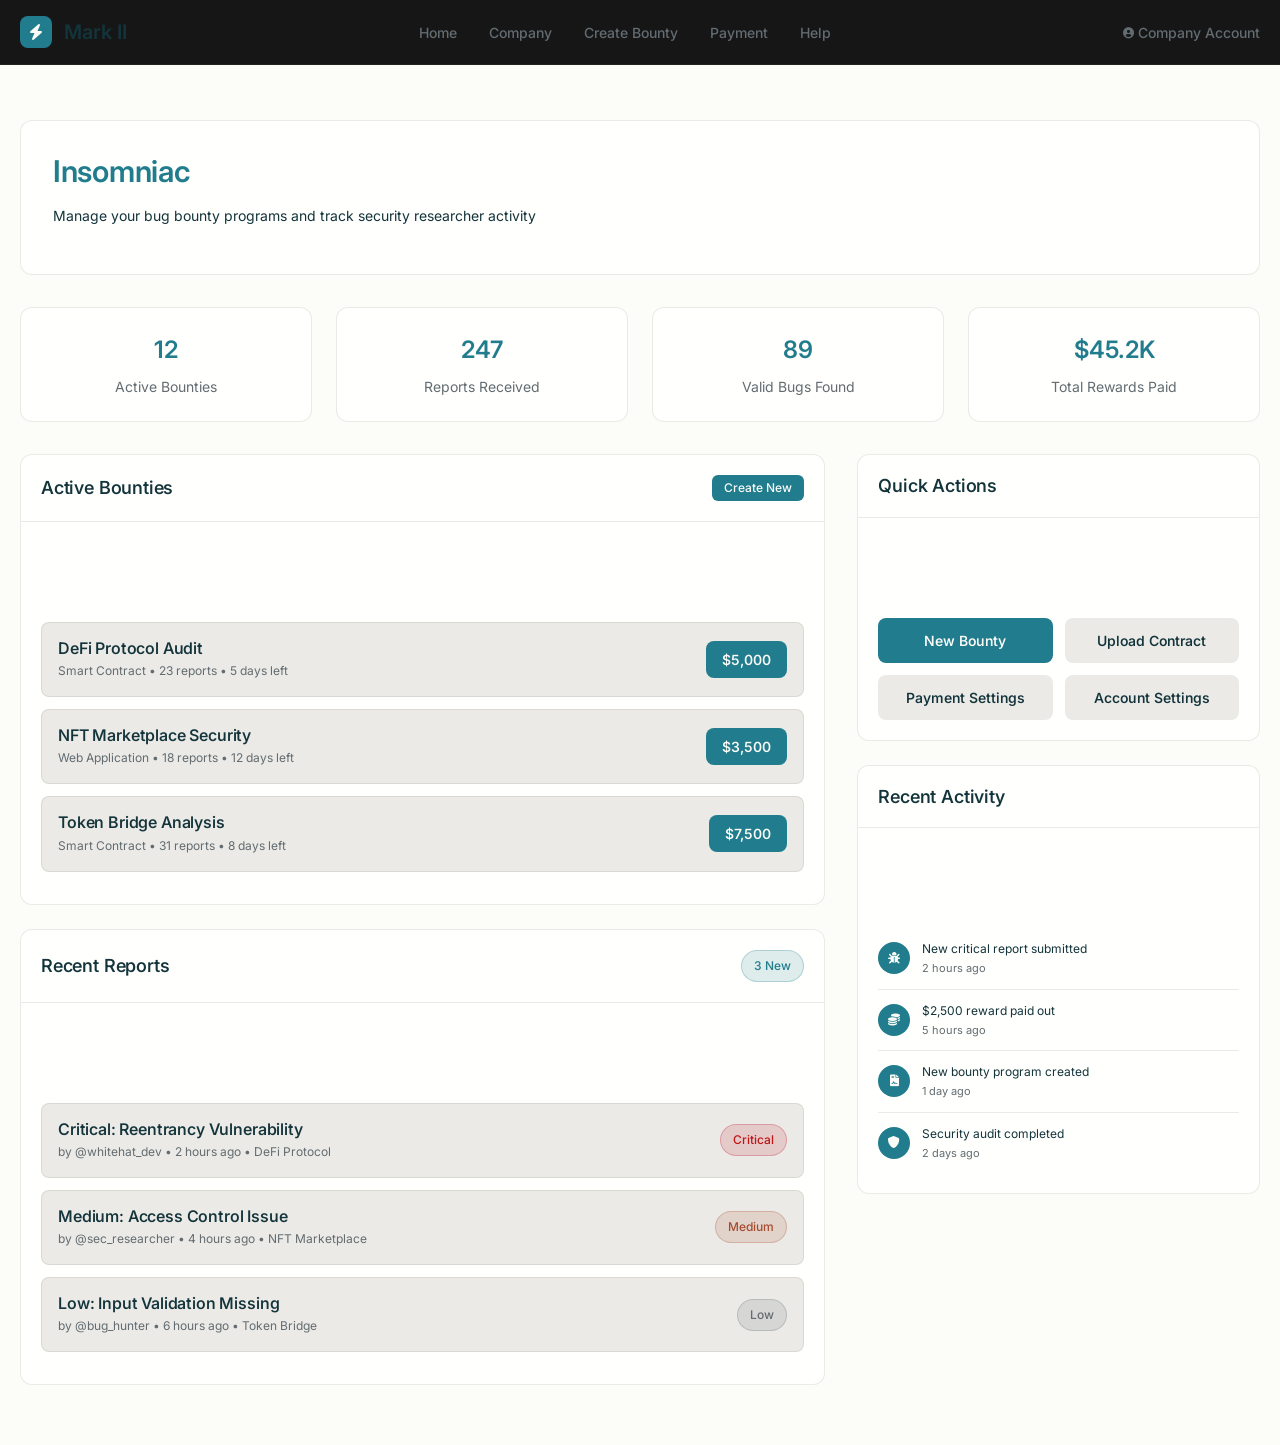
<file: company.html>
<!DOCTYPE html>
<html lang="en">
<head>
    <meta charset="UTF-8">
    <meta name="viewport" content="width=device-width, initial-scale=1.0">
    <title>Company Dashboard - Mark II</title>
    <link rel="stylesheet" href="../complete-styles.css">
    <link href="https://fonts.googleapis.com/css2?family=Inter:wght@300;400;500;600;700&display=swap" rel="stylesheet">
    <link rel="stylesheet" href="https://cdnjs.cloudflare.com/ajax/libs/font-awesome/6.0.0/css/all.min.css">
    <style>
        .dashboard-container {
            padding: 120px 0 60px;
            min-height: 100vh;
        }
        
        .dashboard-header {
            background: var(--color-surface);
            border-radius: var(--radius-lg);
            padding: var(--space-32);
            margin-bottom: var(--space-32);
            border: 1px solid var(--color-card-border);
        }
        
        .dashboard-title {
            font-size: var(--font-size-4xl);
            font-weight: var(--font-weight-bold);
            color: var(--color-primary);
            margin-bottom: var(--space-16);
        }
        
        .dashboard-stats {
            display: grid;
            grid-template-columns: repeat(auto-fit, minmax(200px, 1fr));
            gap: var(--space-24);
            margin-bottom: var(--space-32);
        }
        
        .stat-card {
            background: var(--color-surface);
            padding: var(--space-24);
            border-radius: var(--radius-lg);
            border: 1px solid var(--color-card-border);
            text-align: center;
            transition: all var(--duration-normal) var(--ease-standard);
        }
        
        .stat-card:hover {
            transform: translateY(-4px);
            box-shadow: var(--shadow-lg);
        }
        
        .stat-number {
            font-size: var(--font-size-3xl);
            font-weight: var(--font-weight-bold);
            color: var(--color-primary);
            display: block;
            margin-bottom: var(--space-8);
        }
        
        .stat-label {
            color: var(--color-text-secondary);
            font-size: var(--font-size-md);
        }
        
        .dashboard-content {
            display: grid;
            grid-template-columns: 2fr 1fr;
            gap: var(--space-32);
        }
        
        .main-content {
            display: flex;
            flex-direction: column;
            gap: var(--space-24);
        }
        
        .sidebar {
            display: flex;
            flex-direction: column;
            gap: var(--space-24);
        }
        
        .section-card {
            background: var(--color-surface);
            border-radius: var(--radius-lg);
            border: 1px solid var(--color-card-border);
            overflow: hidden;
        }
        
        .section-header {
            padding: var(--space-20);
            border-bottom: 1px solid var(--color-card-border-inner);
            display: flex;
            justify-content: space-between;
            align-items: center;
        }
        
        .section-title {
            font-size: var(--font-size-xl);
            font-weight: var(--font-weight-semibold);
            color: var(--color-text);
        }
        
        .section-body {
            padding: var(--space-20);
        }
        
        .bounty-item {
            display: flex;
            justify-content: space-between;
            align-items: center;
            padding: var(--space-16);
            border-radius: var(--radius-base);
            margin-bottom: var(--space-12);
            background: var(--color-secondary);
            border: 1px solid var(--color-card-border-inner);
            transition: all var(--duration-normal) var(--ease-standard);
        }
        
        .bounty-item:hover {
            background: var(--color-secondary-hover);
            transform: translateY(-2px);
        }
        
        .bounty-info h4 {
            font-size: var(--font-size-lg);
            font-weight: var(--font-weight-semibold);
            color: var(--color-text);
            margin-bottom: var(--space-4);
        }
        
        .bounty-meta {
            color: var(--color-text-secondary);
            font-size: var(--font-size-sm);
        }
        
        .bounty-reward {
            background: var(--color-primary);
            color: var(--color-btn-primary-text);
            padding: var(--space-8) var(--space-16);
            border-radius: var(--radius-base);
            font-weight: var(--font-weight-semibold);
            font-size: var(--font-size-md);
        }
        
        .quick-actions {
            display: grid;
            grid-template-columns: 1fr 1fr;
            gap: var(--space-12);
        }
        
        .action-btn {
            background: var(--color-primary);
            color: var(--color-btn-primary-text);
            border: none;
            padding: var(--space-12) var(--space-16);
            border-radius: var(--radius-base);
            font-weight: var(--font-weight-semibold);
            cursor: pointer;
            transition: all var(--duration-normal) var(--ease-standard);
            text-align: center;
            text-decoration: none;
            display: block;
        }
        
        .action-btn:hover {
            background: var(--color-primary-hover);
            transform: translateY(-2px);
        }
        
        .action-btn.secondary {
            background: var(--color-secondary);
            color: var(--color-text);
        }
        
        .action-btn.secondary:hover {
            background: var(--color-secondary-hover);
        }
        
        .recent-activity {
            list-style: none;
        }
        
        .activity-item {
            display: flex;
            align-items: center;
            padding: var(--space-12) 0;
            border-bottom: 1px solid var(--color-card-border-inner);
        }
        
        .activity-item:last-child {
            border-bottom: none;
        }
        
        .activity-icon {
            width: var(--space-32);
            height: var(--space-32);
            background: var(--color-primary);
            border-radius: var(--radius-full);
            display: flex;
            align-items: center;
            justify-content: center;
            color: var(--color-btn-primary-text);
            margin-right: var(--space-12);
            font-size: var(--font-size-sm);
        }
        
        .activity-content {
            flex: 1;
        }
        
        .activity-text {
            font-size: var(--font-size-sm);
            color: var(--color-text);
            margin-bottom: var(--space-2);
        }
        
        .activity-time {
            font-size: var(--font-size-xs);
            color: var(--color-text-secondary);
        }
        
        @media (max-width: 768px) {
            .dashboard-content {
                grid-template-columns: 1fr;
            }
            
            .dashboard-stats {
                grid-template-columns: repeat(2, 1fr);
            }
            
            .quick-actions {
                grid-template-columns: 1fr;
            }
        }
    </style>
</head>
<body>
    <!-- Header -->
    <header class="header">
        <div class="container">
            <div class="nav-wrapper">
                <div class="logo">
                    <div class="logo-icon">
                        <i class="fas fa-bolt"></i>
                    </div>
                    <span class="logo-text">Mark II</span>
                </div>
                
                <nav class="nav">
                    <a href="../index.html" class="nav-link">Home</a>
                    <a href="../company.html" class="nav-link">Company</a>
                    <a href="../create.html" class="nav-link">Create Bounty</a>
                    <a href="../payment.html" class="nav-link">Payment</a>
                    <a href="../faq.html" class="nav-link">Help</a>
                </nav>
                
                <div class="nav-item dropdown">
                    <a href="../settings.html" class="nav-link">
                        <i class="fas fa-user-circle"></i> Company Account
                    </a>
                </div>
            </div>
        </div>
    </header>

    <!-- Dashboard Content -->
    <div class="dashboard-container">
        <div class="container">
            <!-- Dashboard Header -->
            <div class="dashboard-header">
                <h1 class="dashboard-title">Insomniac</h1>
                <p class="dashboard-subtitle">Manage your bug bounty programs and track security researcher activity</p>
            </div>

            <!-- Stats Overview -->
            <div class="dashboard-stats">
                <div class="stat-card">
                    <span class="stat-number">12</span>
                    <span class="stat-label">Active Bounties</span>
                </div>
                <div class="stat-card">
                    <span class="stat-number">247</span>
                    <span class="stat-label">Reports Received</span>
                </div>
                <div class="stat-card">
                    <span class="stat-number">89</span>
                    <span class="stat-label">Valid Bugs Found</span>
                </div>
                <div class="stat-card">
                    <span class="stat-number">$45.2K</span>
                    <span class="stat-label">Total Rewards Paid</span>
                </div>
            </div>

            <!-- Main Dashboard Content -->
            <div class="dashboard-content">
                <div class="main-content">
                    <!-- Active Bounties -->
                    <div class="section-card">
                        <div class="section-header">
                            <h2 class="section-title">Active Bounties</h2>
                            <a href="create.html" class="btn btn--primary btn--sm">Create New</a>
                        </div>
                        <div class="section-body">
                            <div class="bounty-item">
                                <div class="bounty-info">
                                    <h4>DeFi Protocol Audit</h4>
                                    <div class="bounty-meta">Smart Contract • 23 reports • 5 days left</div>
                                </div>
                                <div class="bounty-reward">$5,000</div>
                            </div>
                            <div class="bounty-item">
                                <div class="bounty-info">
                                    <h4>NFT Marketplace Security</h4>
                                    <div class="bounty-meta">Web Application • 18 reports • 12 days left</div>
                                </div>
                                <div class="bounty-reward">$3,500</div>
                            </div>
                            <div class="bounty-item">
                                <div class="bounty-info">
                                    <h4>Token Bridge Analysis</h4>
                                    <div class="bounty-meta">Smart Contract • 31 reports • 8 days left</div>
                                </div>
                                <div class="bounty-reward">$7,500</div>
                            </div>
                        </div>
                    </div>

                    <!-- Recent Reports -->
                    <div class="section-card">
                        <div class="section-header">
                            <h2 class="section-title">Recent Reports</h2>
                            <span class="status status--success">3 New</span>
                        </div>
                        <div class="section-body">
                            <div class="bounty-item">
                                <div class="bounty-info">
                                    <h4>Critical: Reentrancy Vulnerability</h4>
                                    <div class="bounty-meta">by @whitehat_dev • 2 hours ago • DeFi Protocol</div>
                                </div>
                                <span class="status status--error">Critical</span>
                            </div>
                            <div class="bounty-item">
                                <div class="bounty-info">
                                    <h4>Medium: Access Control Issue</h4>
                                    <div class="bounty-meta">by @sec_researcher • 4 hours ago • NFT Marketplace</div>
                                </div>
                                <span class="status status--warning">Medium</span>
                            </div>
                            <div class="bounty-item">
                                <div class="bounty-info">
                                    <h4>Low: Input Validation Missing</h4>
                                    <div class="bounty-meta">by @bug_hunter • 6 hours ago • Token Bridge</div>
                                </div>
                                <span class="status status--info">Low</span>
                            </div>
                        </div>
                    </div>
                </div>

                <div class="sidebar">
                    <!-- Quick Actions -->
                    <div class="section-card">
                        <div class="section-header">
                            <h2 class="section-title">Quick Actions</h2>
                        </div>
                        <div class="section-body">
                            <div class="quick-actions">
                                <a href="create.html" class="action-btn">New Bounty</a>
                                <a href="upload.html" class="action-btn secondary">Upload Contract</a>
                                <a href="payment.html" class="action-btn secondary">Payment Settings</a>
                                <a href="settings.html" class="action-btn secondary">Account Settings</a>
                            </div>
                        </div>
                    </div>

                    <!-- Recent Activity -->
                    <div class="section-card">
                        <div class="section-header">
                            <h2 class="section-title">Recent Activity</h2>
                        </div>
                        <div class="section-body">
                            <ul class="recent-activity">
                                <li class="activity-item">
                                    <div class="activity-icon">
                                        <i class="fas fa-bug"></i>
                                    </div>
                                    <div class="activity-content">
                                        <div class="activity-text">New critical report submitted</div>
                                        <div class="activity-time">2 hours ago</div>
                                    </div>
                                </li>
                                <li class="activity-item">
                                    <div class="activity-icon">
                                        <i class="fas fa-coins"></i>
                                    </div>
                                    <div class="activity-content">
                                        <div class="activity-text">$2,500 reward paid out</div>
                                        <div class="activity-time">5 hours ago</div>
                                    </div>
                                </li>
                                <li class="activity-item">
                                    <div class="activity-icon">
                                        <i class="fas fa-file-contract"></i>
                                    </div>
                                    <div class="activity-content">
                                        <div class="activity-text">New bounty program created</div>
                                        <div class="activity-time">1 day ago</div>
                                    </div>
                                </li>
                                <li class="activity-item">
                                    <div class="activity-icon">
                                        <i class="fas fa-shield-alt"></i>
                                    </div>
                                    <div class="activity-content">
                                        <div class="activity-text">Security audit completed</div>
                                        <div class="activity-time">2 days ago</div>
                                    </div>
                                </li>
                            </ul>
                        </div>
                    </div>
                </div>
            </div>
        </div>
    </div>

    <script src="complete-script.js"></script>
</body>
</html>
</file>
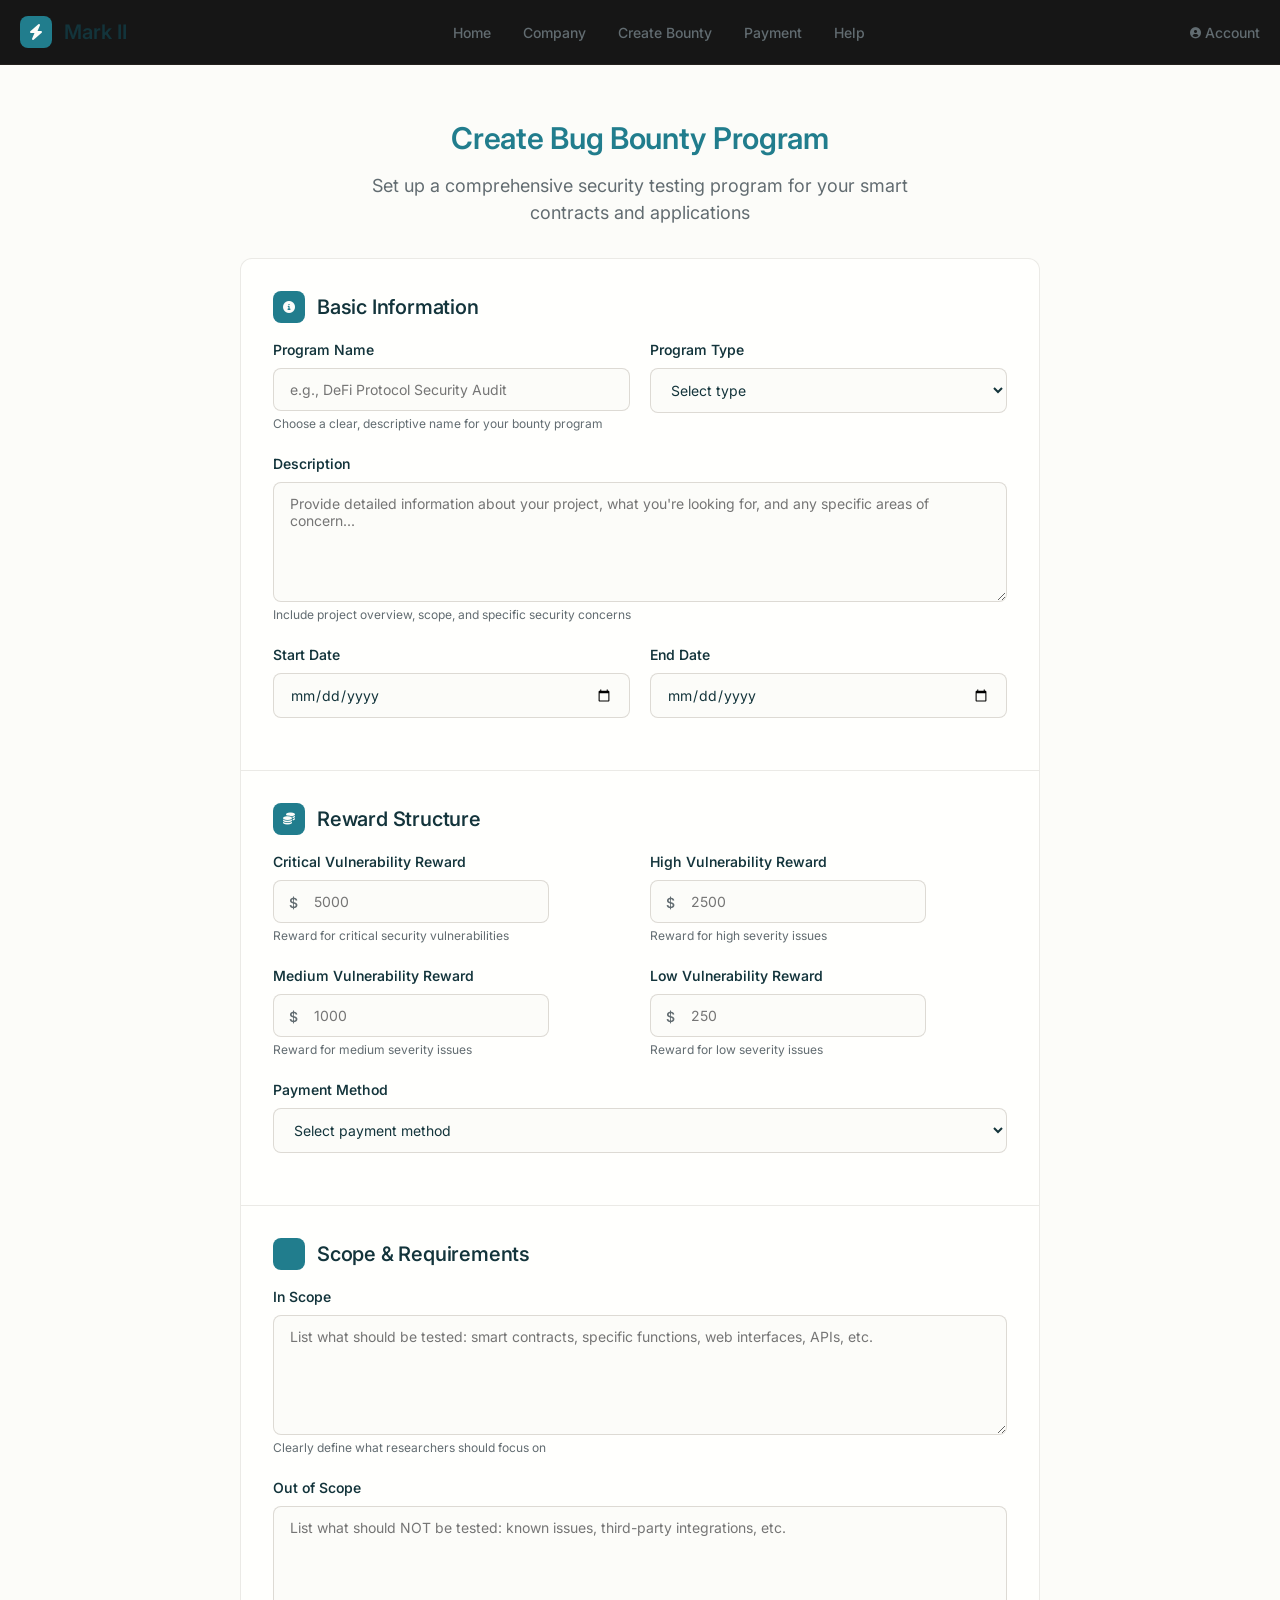
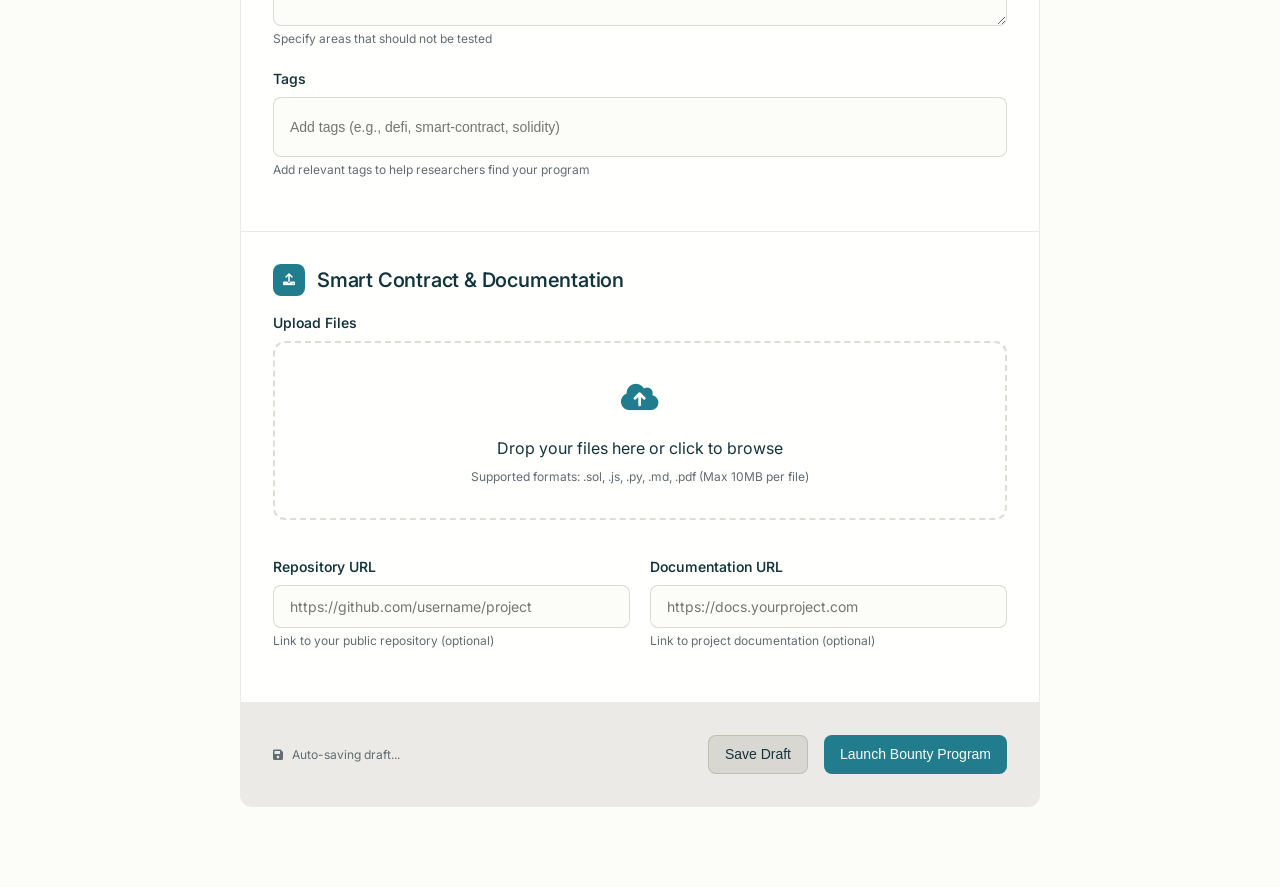
<file: create.html>
<!DOCTYPE html>
<html lang="en">
<head>
    <meta charset="UTF-8">
    <meta name="viewport" content="width=device-width, initial-scale=1.0">
    <title>Create Bounty - Mark II</title>
    <link rel="stylesheet" href="../complete-styles.css">
    <link href="https://fonts.googleapis.com/css2?family=Inter:wght@300;400;500;600;700&display=swap" rel="stylesheet">
    <link rel="stylesheet" href="https://cdnjs.cloudflare.com/ajax/libs/font-awesome/6.0.0/css/all.min.css">
    <style>
        .create-container {
            padding: 120px 0 80px;
            min-height: 100vh;
        }
        
        .create-header {
            text-align: center;
            margin-bottom: var(--space-32);
        }
        
        .create-title {
            font-size: var(--font-size-4xl);
            font-weight: var(--font-weight-bold);
            color: var(--color-primary);
            margin-bottom: var(--space-16);
        }
        
        .create-subtitle {
            font-size: var(--font-size-xl);
            color: var(--color-text-secondary);
            max-width: 600px;
            margin: 0 auto;
        }
        
        .form-container {
            max-width: 800px;
            margin: 0 auto;
            background: var(--color-surface);
            border-radius: var(--radius-lg);
            border: 1px solid var(--color-card-border);
            overflow: hidden;
        }
        
        .form-section {
            padding: var(--space-32);
            border-bottom: 1px solid var(--color-card-border-inner);
        }
        
        .form-section:last-child {
            border-bottom: none;
        }
        
        .section-title {
            font-size: var(--font-size-2xl);
            font-weight: var(--font-weight-semibold);
            color: var(--color-text);
            margin-bottom: var(--space-16);
            display: flex;
            align-items: center;
            gap: var(--space-12);
        }
        
        .section-icon {
            width: var(--space-32);
            height: var(--space-32);
            background: var(--color-primary);
            border-radius: var(--radius-base);
            display: flex;
            align-items: center;
            justify-content: center;
            color: var(--color-btn-primary-text);
            font-size: var(--font-size-sm);
        }
        
        .form-row {
            display: grid;
            grid-template-columns: 1fr 1fr;
            gap: var(--space-20);
            margin-bottom: var(--space-20);
        }
        
        .form-row.full {
            grid-template-columns: 1fr;
        }
        
        .form-field {
            display: flex;
            flex-direction: column;
        }
        
        .form-label {
            font-size: var(--font-size-md);
            font-weight: var(--font-weight-semibold);
            color: var(--color-text);
            margin-bottom: var(--space-8);
        }
        
        .form-input,
        .form-textarea,
        .form-select {
            padding: var(--space-12) var(--space-16);
            border: 1px solid var(--color-border);
            border-radius: var(--radius-base);
            background: var(--color-background);
            color: var(--color-text);
            font-size: var(--font-size-md);
            font-family: var(--font-family-base);
            transition: border-color var(--duration-normal) var(--ease-standard);
        }
        
        .form-input:focus,
        .form-textarea:focus,
        .form-select:focus {
            outline: none;
            border-color: var(--color-primary);
            box-shadow: 0 0 0 3px rgba(var(--color-teal-500-rgb), 0.1);
        }
        
        .form-textarea {
            min-height: 120px;
            resize: vertical;
        }
        
        .form-help {
            font-size: var(--font-size-sm);
            color: var(--color-text-secondary);
            margin-top: var(--space-4);
        }
        
        .reward-input {
            position: relative;
        }
        
        .reward-symbol {
            position: absolute;
            left: var(--space-16);
            top: 50%;
            transform: translateY(-50%);
            color: var(--color-text-secondary);
            font-weight: var(--font-weight-semibold);
        }
        
        .reward-input .form-input {
            padding-left: 40px;
        }
        
        .tags-input {
            display: flex;
            flex-wrap: wrap;
            gap: var(--space-8);
            padding: var(--space-8);
            border: 1px solid var(--color-border);
            border-radius: var(--radius-base);
            background: var(--color-background);
            min-height: 60px;
        }
        
        .tag {
            background: var(--color-primary);
            color: var(--color-btn-primary-text);
            padding: var(--space-4) var(--space-12);
            border-radius: var(--radius-base);
            font-size: var(--font-size-sm);
            display: flex;
            align-items: center;
            gap: var(--space-8);
        }
        
        .tag-remove {
            background: none;
            border: none;
            color: var(--color-btn-primary-text);
            cursor: pointer;
            font-size: var(--font-size-xs);
            padding: 0;
            width: 16px;
            height: 16px;
            border-radius: var(--radius-full);
            display: flex;
            align-items: center;
            justify-content: center;
        }
        
        .tag-remove:hover {
            background: rgba(255, 255, 255, 0.2);
        }
        
        .tag-input {
            border: none;
            outline: none;
            background: transparent;
            color: var(--color-text);
            font-size: var(--font-size-md);
            flex: 1;
            min-width: 100px;
            padding: var(--space-8);
        }
        
        .file-upload {
            border: 2px dashed var(--color-border);
            border-radius: var(--radius-lg);
            padding: var(--space-32);
            text-align: center;
            transition: all var(--duration-normal) var(--ease-standard);
            cursor: pointer;
        }
        
        .file-upload:hover,
        .file-upload.dragover {
            border-color: var(--color-primary);
            background: rgba(var(--color-teal-500-rgb), 0.05);
        }
        
        .file-upload-icon {
            font-size: var(--font-size-4xl);
            color: var(--color-primary);
            margin-bottom: var(--space-16);
        }
        
        .file-upload-text {
            font-size: var(--font-size-lg);
            color: var(--color-text);
            margin-bottom: var(--space-8);
        }
        
        .file-upload-hint {
            font-size: var(--font-size-sm);
            color: var(--color-text-secondary);
        }
        
        .file-input {
            display: none;
        }
        
        .uploaded-files {
            margin-top: var(--space-16);
        }
        
        .uploaded-file {
            display: flex;
            align-items: center;
            justify-content: space-between;
            padding: var(--space-12) var(--space-16);
            background: var(--color-secondary);
            border-radius: var(--radius-base);
            margin-bottom: var(--space-8);
        }
        
        .file-info {
            display: flex;
            align-items: center;
            gap: var(--space-12);
        }
        
        .file-icon {
            color: var(--color-primary);
        }
        
        .file-details h4 {
            font-size: var(--font-size-md);
            color: var(--color-text);
            margin: 0;
        }
        
        .file-size {
            font-size: var(--font-size-sm);
            color: var(--color-text-secondary);
        }
        
        .remove-file {
            background: none;
            border: none;
            color: var(--color-text-secondary);
            cursor: pointer;
            padding: var(--space-4);
            border-radius: var(--radius-base);
            transition: color var(--duration-normal) var(--ease-standard);
        }
        
        .remove-file:hover {
            color: var(--color-error);
        }
        
        .form-actions {
            padding: var(--space-32);
            background: var(--color-secondary);
            display: flex;
            justify-content: space-between;
            align-items: center;
            gap: var(--space-16);
        }
        
        .btn-group {
            display: flex;
            gap: var(--space-16);
        }
        
        .save-draft {
            background: var(--color-secondary);
            color: var(--color-text);
            border: 1px solid var(--color-border);
        }
        
        .save-draft:hover {
            background: var(--color-secondary-hover);
        }
        
        .progress-indicator {
            display: flex;
            align-items: center;
            gap: var(--space-8);
            color: var(--color-text-secondary);
            font-size: var(--font-size-sm);
        }
        
        @media (max-width: 768px) {
            .form-row {
                grid-template-columns: 1fr;
            }
            
            .form-actions {
                flex-direction: column;
                align-items: stretch;
            }
            
            .btn-group {
                justify-content: center;
            }
        }
    </style>
</head>
<body>
    <!-- Header -->
    <header class="header">
        <div class="container">
            <div class="nav-wrapper">
                <div class="logo">
                    <div class="logo-icon">
                        <i class="fas fa-bolt"></i>
                    </div>
                    <span class="logo-text">Mark II</span>
                </div>
                
                <nav class="nav">
                    <a href="../index.html" class="nav-link">Home</a>
                    <a href="../company.html" class="nav-link">Company</a>
                    <a href="../create.html" class="nav-link">Create Bounty</a>
                    <a href="../payment.html" class="nav-link">Payment</a>
                    <a href="../faq.html" class="nav-link">Help</a>
                </nav>
                
                <div class="nav-item">
                    <a href="../settings.html" class="nav-link">
                        <i class="fas fa-user-circle"></i> Account
                    </a>
                </div>
            </div>
        </div>
    </header>

    <!-- Create Bounty Form -->
    <div class="create-container">
        <div class="container">
            <div class="create-header">
                <h1 class="create-title">Create Bug Bounty Program</h1>
                <p class="create-subtitle">Set up a comprehensive security testing program for your smart contracts and applications</p>
            </div>

            <form class="form-container" id="createBountyForm">
                <!-- Basic Information -->
                <div class="form-section">
                    <h2 class="section-title">
                        <div class="section-icon">
                            <i class="fas fa-info-circle"></i>
                        </div>
                        Basic Information
                    </h2>
                    
                    <div class="form-row">
                        <div class="form-field">
                            <label class="form-label">Program Name</label>
                            <input type="text" class="form-input" placeholder="e.g., DeFi Protocol Security Audit" required>
                            <div class="form-help">Choose a clear, descriptive name for your bounty program</div>
                        </div>
                        <div class="form-field">
                            <label class="form-label">Program Type</label>
                            <select class="form-select" required>
                                <option value="">Select type</option>
                                <option value="smart-contract">Smart Contract</option>
                                <option value="web-app">Web Application</option>
                                <option value="mobile-app">Mobile Application</option>
                                <option value="blockchain">Blockchain Protocol</option>
                                <option value="defi">DeFi Platform</option>
                                <option value="nft">NFT Marketplace</option>
                            </select>
                        </div>
                    </div>
                    
                    <div class="form-row full">
                        <div class="form-field">
                            <label class="form-label">Description</label>
                            <textarea class="form-textarea" placeholder="Provide detailed information about your project, what you're looking for, and any specific areas of concern..." required></textarea>
                            <div class="form-help">Include project overview, scope, and specific security concerns</div>
                        </div>
                    </div>

                    <div class="form-row">
                        <div class="form-field">
                            <label class="form-label">Start Date</label>
                            <input type="date" class="form-input" required>
                        </div>
                        <div class="form-field">
                            <label class="form-label">End Date</label>
                            <input type="date" class="form-input" required>
                        </div>
                    </div>
                </div>

                <!-- Reward Structure -->
                <div class="form-section">
                    <h2 class="section-title">
                        <div class="section-icon">
                            <i class="fas fa-coins"></i>
                        </div>
                        Reward Structure
                    </h2>
                    
                    <div class="form-row">
                        <div class="form-field">
                            <label class="form-label">Critical Vulnerability Reward</label>
                            <div class="reward-input">
                                <span class="reward-symbol">$</span>
                                <input type="number" class="form-input" placeholder="5000" required>
                            </div>
                            <div class="form-help">Reward for critical security vulnerabilities</div>
                        </div>
                        <div class="form-field">
                            <label class="form-label">High Vulnerability Reward</label>
                            <div class="reward-input">
                                <span class="reward-symbol">$</span>
                                <input type="number" class="form-input" placeholder="2500" required>
                            </div>
                            <div class="form-help">Reward for high severity issues</div>
                        </div>
                    </div>
                    
                    <div class="form-row">
                        <div class="form-field">
                            <label class="form-label">Medium Vulnerability Reward</label>
                            <div class="reward-input">
                                <span class="reward-symbol">$</span>
                                <input type="number" class="form-input" placeholder="1000" required>
                            </div>
                            <div class="form-help">Reward for medium severity issues</div>
                        </div>
                        <div class="form-field">
                            <label class="form-label">Low Vulnerability Reward</label>
                            <div class="reward-input">
                                <span class="reward-symbol">$</span>
                                <input type="number" class="form-input" placeholder="250" required>
                            </div>
                            <div class="form-help">Reward for low severity issues</div>
                        </div>
                    </div>
                    
                    <div class="form-row full">
                        <div class="form-field">
                            <label class="form-label">Payment Method</label>
                            <select class="form-select" required>
                                <option value="">Select payment method</option>
                                <option value="eth">Ethereum (ETH)</option>
                                <option value="usdc">USD Coin (USDC)</option>
                                <option value="usdt">Tether (USDT)</option>
                                <option value="dai">Dai (DAI)</option>
                                <option value="btc">Bitcoin (BTC)</option>
                            </select>
                        </div>
                    </div>
                </div>

                <!-- Scope & Requirements -->
                <div class="form-section">
                    <h2 class="section-title">
                        <div class="section-icon">
                            <i class="fas fa-target"></i>
                        </div>
                        Scope & Requirements
                    </h2>
                    
                    <div class="form-row full">
                        <div class="form-field">
                            <label class="form-label">In Scope</label>
                            <textarea class="form-textarea" placeholder="List what should be tested: smart contracts, specific functions, web interfaces, APIs, etc." required></textarea>
                            <div class="form-help">Clearly define what researchers should focus on</div>
                        </div>
                    </div>
                    
                    <div class="form-row full">
                        <div class="form-field">
                            <label class="form-label">Out of Scope</label>
                            <textarea class="form-textarea" placeholder="List what should NOT be tested: known issues, third-party integrations, etc."></textarea>
                            <div class="form-help">Specify areas that should not be tested</div>
                        </div>
                    </div>
                    
                    <div class="form-row full">
                        <div class="form-field">
                            <label class="form-label">Tags</label>
                            <div class="tags-input" id="tagsInput">
                                <input type="text" class="tag-input" placeholder="Add tags (e.g., defi, smart-contract, solidity)">
                            </div>
                            <div class="form-help">Add relevant tags to help researchers find your program</div>
                        </div>
                    </div>
                </div>

                <!-- File Upload -->
                <div class="form-section">
                    <h2 class="section-title">
                        <div class="section-icon">
                            <i class="fas fa-upload"></i>
                        </div>
                        Smart Contract & Documentation
                    </h2>
                    
                    <div class="form-row full">
                        <div class="form-field">
                            <label class="form-label">Upload Files</label>
                            <div class="file-upload" id="fileUpload">
                                <div class="file-upload-icon">
                                    <i class="fas fa-cloud-upload-alt"></i>
                                </div>
                                <div class="file-upload-text">Drop your files here or click to browse</div>
                                <div class="file-upload-hint">Supported formats: .sol, .js, .py, .md, .pdf (Max 10MB per file)</div>
                                <input type="file" class="file-input" id="fileInput" multiple accept=".sol,.js,.py,.md,.pdf,.txt,.zip">
                            </div>
                            <div class="uploaded-files" id="uploadedFiles"></div>
                        </div>
                    </div>
                    
                    <div class="form-row">
                        <div class="form-field">
                            <label class="form-label">Repository URL</label>
                            <input type="url" class="form-input" placeholder="https://github.com/username/project">
                            <div class="form-help">Link to your public repository (optional)</div>
                        </div>
                        <div class="form-field">
                            <label class="form-label">Documentation URL</label>
                            <input type="url" class="form-input" placeholder="https://docs.yourproject.com">
                            <div class="form-help">Link to project documentation (optional)</div>
                        </div>
                    </div>
                </div>

                <!-- Form Actions -->
                <div class="form-actions">
                    <div class="progress-indicator">
                        <i class="fas fa-save"></i>
                        Auto-saving draft...
                    </div>
                    <div class="btn-group">
                        <button type="button" class="btn btn--outline save-draft">Save Draft</button>
                        <button type="submit" class="btn btn--primary">Launch Bounty Program</button>
                    </div>
                </div>
            </form>
        </div>
    </div>

    <script>
        // Tag input functionality
        const tagsInput = document.getElementById('tagsInput');
        const tagInput = tagsInput.querySelector('.tag-input');
        let tags = [];

        tagInput.addEventListener('keypress', function(e) {
            if (e.key === 'Enter' || e.key === ',') {
                e.preventDefault();
                addTag(this.value.trim());
                this.value = '';
            }
        });

        function addTag(tagText) {
            if (tagText && !tags.includes(tagText)) {
                tags.push(tagText);
                renderTags();
            }
        }

        function removeTag(tagText) {
            tags = tags.filter(tag => tag !== tagText);
            renderTags();
        }

        function renderTags() {
            const existingTags = tagsInput.querySelectorAll('.tag');
            existingTags.forEach(tag => tag.remove());

            tags.forEach(tagText => {
                const tag = document.createElement('div');
                tag.className = 'tag';
                tag.innerHTML = `
                    ${tagText}
                    <button type="button" class="tag-remove" onclick="removeTag('${tagText}')">
                        <i class="fas fa-times"></i>
                    </button>
                `;
                tagsInput.insertBefore(tag, tagInput);
            });
        }

        // File upload functionality
        const fileUpload = document.getElementById('fileUpload');
        const fileInput = document.getElementById('fileInput');
        const uploadedFiles = document.getElementById('uploadedFiles');
        let files = [];

        fileUpload.addEventListener('click', () => fileInput.click());
        fileUpload.addEventListener('dragover', (e) => {
            e.preventDefault();
            fileUpload.classList.add('dragover');
        });
        fileUpload.addEventListener('dragleave', () => {
            fileUpload.classList.remove('dragover');
        });
        fileUpload.addEventListener('drop', (e) => {
            e.preventDefault();
            fileUpload.classList.remove('dragover');
            handleFiles(e.dataTransfer.files);
        });

        fileInput.addEventListener('change', (e) => {
            handleFiles(e.target.files);
        });

        function handleFiles(newFiles) {
            Array.from(newFiles).forEach(file => {
                if (file.size <= 10 * 1024 * 1024) { // 10MB limit
                    files.push(file);
                    addFileToDisplay(file);
                }
            });
        }

        function addFileToDisplay(file) {
            const fileDiv = document.createElement('div');
            fileDiv.className = 'uploaded-file';
            fileDiv.innerHTML = `
                <div class="file-info">
                    <i class="fas fa-file-code file-icon"></i>
                    <div class="file-details">
                        <h4>${file.name}</h4>
                        <div class="file-size">${(file.size / 1024).toFixed(1)} KB</div>
                    </div>
                </div>
                <button type="button" class="remove-file" onclick="removeFile('${file.name}')">
                    <i class="fas fa-times"></i>
                </button>
            `;
            uploadedFiles.appendChild(fileDiv);
        }

        function removeFile(fileName) {
            files = files.filter(file => file.name !== fileName);
            const fileElements = uploadedFiles.querySelectorAll('.uploaded-file');
            fileElements.forEach(element => {
                if (element.querySelector('h4').textContent === fileName) {
                    element.remove();
                }
            });
        }

        // Form submission
        document.getElementById('createBountyForm').addEventListener('submit', function(e) {
            e.preventDefault();
            // Here you would normally send the form data to your backend
            alert('Bounty program created successfully! Redirecting to dashboard...');
            // window.location.href = 'company.html';
        });

        // Auto-save draft functionality
        setInterval(() => {
            console.log('Auto-saving draft...');
        }, 30000); // Auto-save every 30 seconds
    </script>

    <script src="complete-script.js"></script>
</body>
</html>
</file>
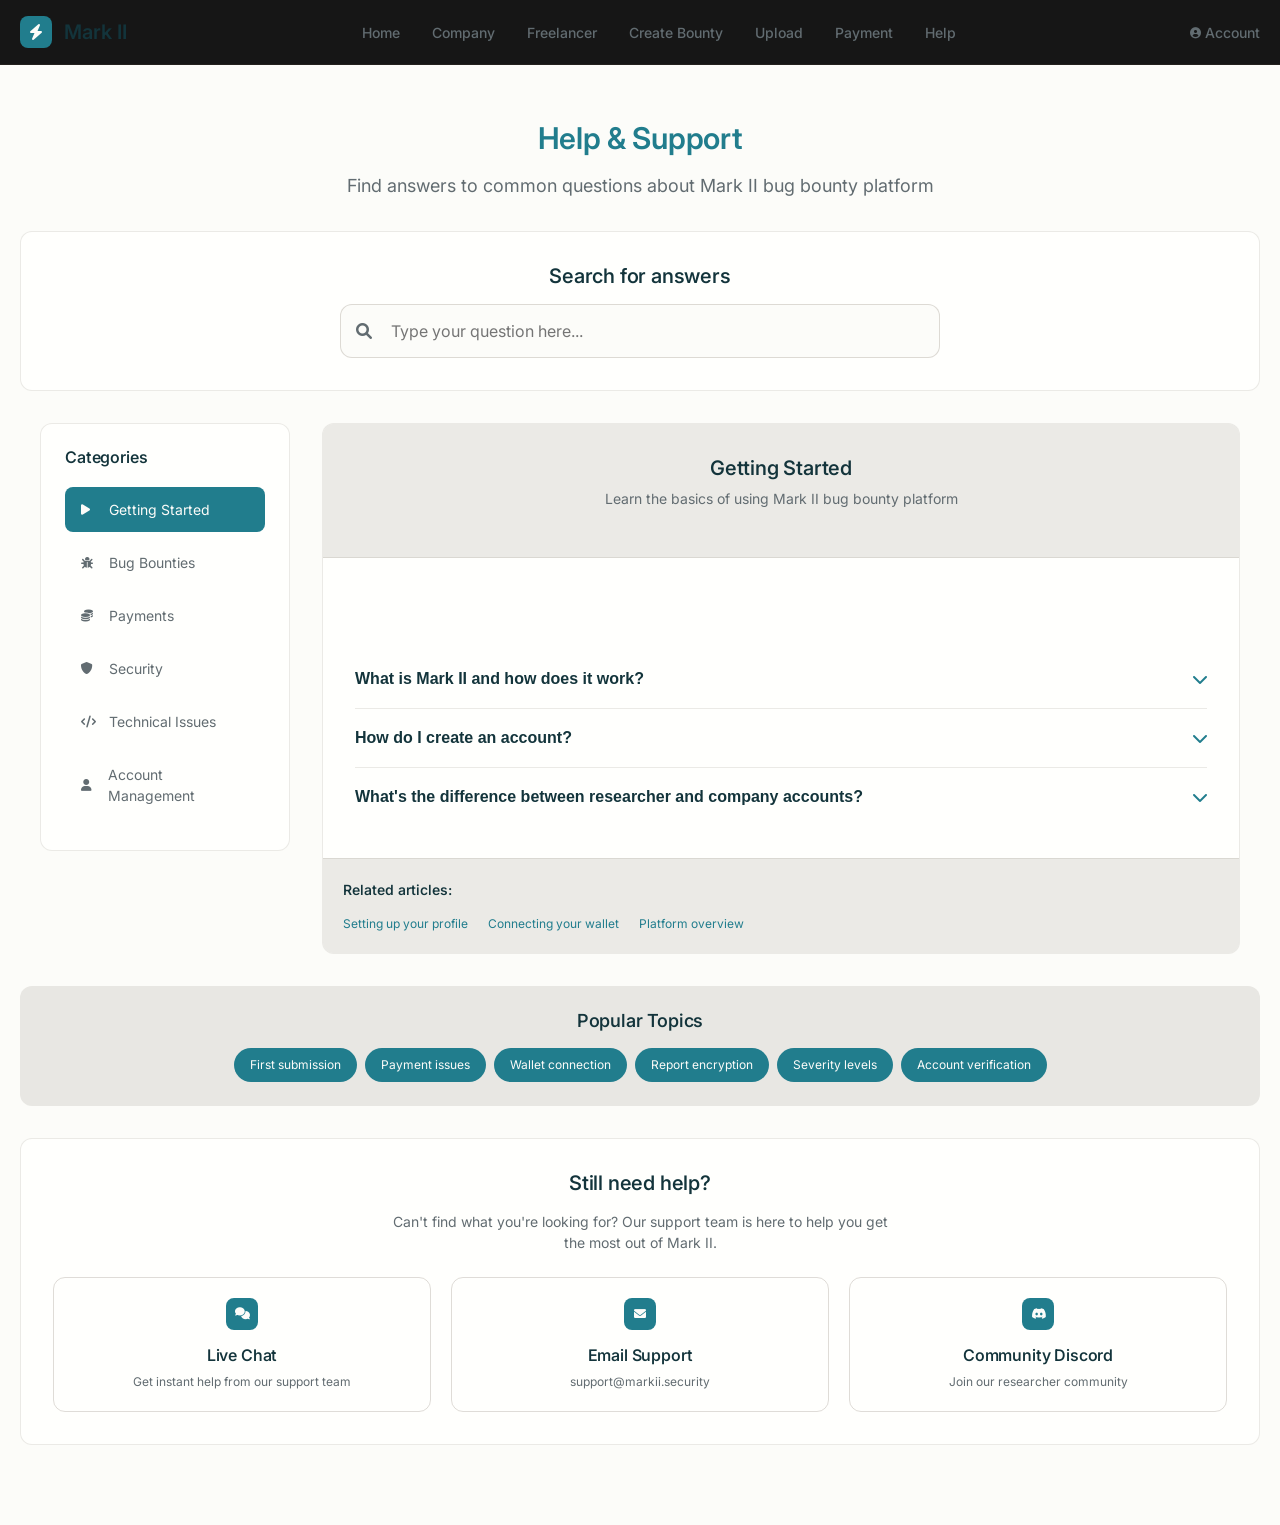
<file: faq.html>
<!DOCTYPE html>
<html lang="en">
<head>
    <meta charset="UTF-8">
    <meta name="viewport" content="width=device-width, initial-scale=1.0">
    <title>FAQ & Help - Mark II</title>
    <link rel="stylesheet" href="../complete-styles.css">
    <link href="https://fonts.googleapis.com/css2?family=Inter:wght@300;400;500;600;700&display=swap" rel="stylesheet">
    <link rel="stylesheet" href="https://cdnjs.cloudflare.com/ajax/libs/font-awesome/6.0.0/css/all.min.css">
    <style>
        .faq-container {
            padding: 120px 0 80px;
            min-height: 100vh;
        }
        
        .faq-header {
            text-align: center;
            margin-bottom: var(--space-32);
        }
        
        .faq-title {
            font-size: var(--font-size-4xl);
            font-weight: var(--font-weight-bold);
            color: var(--color-primary);
            margin-bottom: var(--space-16);
        }
        
        .faq-subtitle {
            font-size: var(--font-size-xl);
            color: var(--color-text-secondary);
            max-width: 600px;
            margin: 0 auto;
        }
        
        .search-section {
            background: var(--color-surface);
            border-radius: var(--radius-lg);
            border: 1px solid var(--color-card-border);
            padding: var(--space-32);
            margin-bottom: var(--space-32);
            text-align: center;
        }
        
        .search-title {
            font-size: var(--font-size-2xl);
            font-weight: var(--font-weight-semibold);
            color: var(--color-text);
            margin-bottom: var(--space-16);
        }
        
        .search-box {
            position: relative;
            max-width: 600px;
            margin: 0 auto;
        }
        
        .search-input {
            width: 100%;
            padding: var(--space-16) var(--space-20) var(--space-16) 50px;
            border: 1px solid var(--color-border);
            border-radius: var(--radius-lg);
            background: var(--color-background);
            color: var(--color-text);
            font-size: var(--font-size-lg);
            font-family: var(--font-family-base);
            transition: border-color var(--duration-normal) var(--ease-standard);
        }
        
        .search-input:focus {
            outline: none;
            border-color: var(--color-primary);
            box-shadow: 0 0 0 3px rgba(var(--color-teal-500-rgb), 0.1);
        }
        
        .search-icon {
            position: absolute;
            left: var(--space-16);
            top: 50%;
            transform: translateY(-50%);
            color: var(--color-text-secondary);
            font-size: var(--font-size-lg);
        }
        
        .faq-content {
            display: grid;
            grid-template-columns: 250px 1fr;
            gap: var(--space-32);
            max-width: 1200px;
            margin: 0 auto;
        }
        
        .faq-nav {
            background: var(--color-surface);
            border-radius: var(--radius-lg);
            border: 1px solid var(--color-card-border);
            padding: var(--space-24);
            height: fit-content;
            position: sticky;
            top: 100px;
        }
        
        .nav-title {
            font-size: var(--font-size-lg);
            font-weight: var(--font-weight-semibold);
            color: var(--color-text);
            margin-bottom: var(--space-20);
        }
        
        .category-list {
            list-style: none;
            margin: 0;
            padding: 0;
        }
        
        .category-item {
            margin-bottom: var(--space-8);
        }
        
        .category-link {
            display: flex;
            align-items: center;
            gap: var(--space-12);
            padding: var(--space-12) var(--space-16);
            color: var(--color-text-secondary);
            text-decoration: none;
            border-radius: var(--radius-base);
            transition: all var(--duration-normal) var(--ease-standard);
            font-size: var(--font-size-md);
        }
        
        .category-link:hover {
            background: var(--color-secondary);
            color: var(--color-text);
        }
        
        .category-link.active {
            background: var(--color-primary);
            color: var(--color-btn-primary-text);
        }
        
        .category-icon {
            width: var(--space-16);
            font-size: var(--font-size-sm);
        }
        
        .faq-main {
            background: var(--color-surface);
            border-radius: var(--radius-lg);
            border: 1px solid var(--color-card-border);
            overflow: hidden;
        }
        
        .category-section {
            display: none;
        }
        
        .category-section.active {
            display: block;
        }
        
        .section-header {
            padding: var(--space-32);
            border-bottom: 1px solid var(--color-card-border-inner);
            background: var(--color-secondary);
        }
        
        .section-title {
            font-size: var(--font-size-2xl);
            font-weight: var(--font-weight-semibold);
            color: var(--color-text);
            margin-bottom: var(--space-8);
        }
        
        .section-desc {
            font-size: var(--font-size-md);
            color: var(--color-text-secondary);
        }
        
        .faq-list {
            padding: var(--space-32);
        }
        
        .faq-item {
            border-bottom: 1px solid var(--color-card-border-inner);
            margin-bottom: var(--space-20);
            padding-bottom: var(--space-20);
        }
        
        .faq-item:last-child {
            border-bottom: none;
            margin-bottom: 0;
        }
        
        .faq-question {
            background: none;
            border: none;
            width: 100%;
            text-align: left;
            padding: 0;
            font-size: var(--font-size-lg);
            font-weight: var(--font-weight-semibold);
            color: var(--color-text);
            cursor: pointer;
            display: flex;
            justify-content: space-between;
            align-items: center;
            transition: color var(--duration-normal) var(--ease-standard);
        }
        
        .faq-question:hover {
            color: var(--color-primary);
        }
        
        .faq-icon {
            transition: transform var(--duration-normal) var(--ease-standard);
            color: var(--color-primary);
        }
        
        .faq-item.open .faq-icon {
            transform: rotate(180deg);
        }
        
        .faq-answer {
            max-height: 0;
            overflow: hidden;
            transition: max-height var(--duration-normal) var(--ease-standard);
            padding: 0;
            margin-top: 0;
        }
        
        .faq-item.open .faq-answer {
            max-height: 500px;
            padding-top: var(--space-16);
        }
        
        .faq-answer p {
            color: var(--color-text-secondary);
            line-height: var(--line-height-normal);
            margin-bottom: var(--space-12);
        }
        
        .faq-answer p:last-child {
            margin-bottom: 0;
        }
        
        .help-links {
            background: var(--color-secondary);
            padding: var(--space-20);
            border-top: 1px solid var(--color-card-border-inner);
        }
        
        .help-links-title {
            font-size: var(--font-size-md);
            font-weight: var(--font-weight-semibold);
            color: var(--color-text);
            margin-bottom: var(--space-12);
        }
        
        .help-link {
            color: var(--color-primary);
            text-decoration: none;
            font-size: var(--font-size-sm);
            margin-right: var(--space-16);
            transition: color var(--duration-normal) var(--ease-standard);
        }
        
        .help-link:hover {
            color: var(--color-primary-hover);
        }
        
        .contact-section {
            background: var(--color-surface);
            border-radius: var(--radius-lg);
            border: 1px solid var(--color-card-border);
            padding: var(--space-32);
            margin-top: var(--space-32);
            text-align: center;
        }
        
        .contact-title {
            font-size: var(--font-size-2xl);
            font-weight: var(--font-weight-semibold);
            color: var(--color-text);
            margin-bottom: var(--space-16);
        }
        
        .contact-desc {
            font-size: var(--font-size-md);
            color: var(--color-text-secondary);
            margin-bottom: var(--space-24);
            max-width: 500px;
            margin-left: auto;
            margin-right: auto;
        }
        
        .contact-methods {
            display: grid;
            grid-template-columns: repeat(auto-fit, minmax(200px, 1fr));
            gap: var(--space-20);
        }
        
        .contact-method {
            padding: var(--space-20);
            border: 1px solid var(--color-border);
            border-radius: var(--radius-lg);
            transition: all var(--duration-normal) var(--ease-standard);
            cursor: pointer;
        }
        
        .contact-method:hover {
            background: var(--color-secondary);
            border-color: var(--color-primary);
        }
        
        .contact-icon {
            width: var(--space-32);
            height: var(--space-32);
            background: var(--color-primary);
            border-radius: var(--radius-base);
            display: flex;
            align-items: center;
            justify-content: center;
            color: var(--color-btn-primary-text);
            font-size: var(--font-size-sm);
            margin: 0 auto var(--space-16);
        }
        
        .contact-method h4 {
            font-size: var(--font-size-lg);
            font-weight: var(--font-weight-semibold);
            color: var(--color-text);
            margin-bottom: var(--space-8);
        }
        
        .contact-info {
            font-size: var(--font-size-sm);
            color: var(--color-text-secondary);
        }
        
        .popular-topics {
            background: var(--color-secondary);
            border-radius: var(--radius-lg);
            padding: var(--space-24);
            margin-top: var(--space-32);
        }
        
        .popular-title {
            font-size: var(--font-size-xl);
            font-weight: var(--font-weight-semibold);
            color: var(--color-text);
            margin-bottom: var(--space-16);
            text-align: center;
        }
        
        .topic-tags {
            display: flex;
            flex-wrap: wrap;
            gap: var(--space-8);
            justify-content: center;
        }
        
        .topic-tag {
            background: var(--color-primary);
            color: var(--color-btn-primary-text);
            padding: var(--space-8) var(--space-16);
            border-radius: var(--radius-full);
            font-size: var(--font-size-sm);
            text-decoration: none;
            transition: all var(--duration-normal) var(--ease-standard);
        }
        
        .topic-tag:hover {
            background: var(--color-primary-hover);
            transform: translateY(-2px);
        }
        
        @media (max-width: 768px) {
            .faq-content {
                grid-template-columns: 1fr;
            }
            
            .faq-nav {
                position: static;
                margin-bottom: var(--space-24);
            }
            
            .contact-methods {
                grid-template-columns: 1fr;
            }
        }
    </style>
</head>
<body>
    <!-- Header -->
    <header class="header">
        <div class="container">
            <div class="nav-wrapper">
                <div class="logo">
                    <div class="logo-icon">
                        <i class="fas fa-bolt"></i>
                    </div>
                    <span class="logo-text">Mark II</span>
                </div>
                
                 <nav class="nav">
                    <a href="../index.html" class="nav-link">Home</a>
                    <a href="../company.html" class="nav-link">Company</a>
                    <a href="../freelancer.html" class="nav-link">Freelancer</a>
                    <a href="../create.html" class="nav-link">Create Bounty</a>
                    <a href="../upload.html" class="nav-link">Upload</a>
                    <a href="../payment.html" class="nav-link">Payment</a>
                    <a href="../faq.html" class="nav-link">Help</a>
                </nav>
                
                <div class="nav-item">
                    <a href="../settings.html" class="nav-link">
                        <i class="fas fa-user-circle"></i> Account
                    </a>
                </div>
            </div>
        </div>
    </header>

    <!-- FAQ Content -->
    <div class="faq-container">
        <div class="container">
            <div class="faq-header">
                <h1 class="faq-title">Help & Support</h1>
                <p class="faq-subtitle">Find answers to common questions about Mark II bug bounty platform</p>
            </div>

            <!-- Search Section -->
            <div class="search-section">
                <h2 class="search-title">Search for answers</h2>
                <div class="search-box">
                    <i class="fas fa-search search-icon"></i>
                    <input type="text" class="search-input" placeholder="Type your question here..." id="searchInput">
                </div>
            </div>

            <div class="faq-content">
                <!-- FAQ Navigation -->
                <nav class="faq-nav">
                    <h3 class="nav-title">Categories</h3>
                    <ul class="category-list">
                        <li class="category-item">
                            <a href="#getting-started" class="category-link active" data-category="getting-started">
                                <i class="fas fa-play category-icon"></i>
                                Getting Started
                            </a>
                        </li>
                        <li class="category-item">
                            <a href="#bounties" class="category-link" data-category="bounties">
                                <i class="fas fa-bug category-icon"></i>
                                Bug Bounties
                            </a>
                        </li>
                        <li class="category-item">
                            <a href="#payments" class="category-link" data-category="payments">
                                <i class="fas fa-coins category-icon"></i>
                                Payments
                            </a>
                        </li>
                        <li class="category-item">
                            <a href="#security" class="category-link" data-category="security">
                                <i class="fas fa-shield-alt category-icon"></i>
                                Security
                            </a>
                        </li>
                        <li class="category-item">
                            <a href="#technical" class="category-link" data-category="technical">
                                <i class="fas fa-code category-icon"></i>
                                Technical Issues
                            </a>
                        </li>
                        <li class="category-item">
                            <a href="#account" class="category-link" data-category="account">
                                <i class="fas fa-user category-icon"></i>
                                Account Management
                            </a>
                        </li>
                    </ul>
                </nav>

                <!-- FAQ Main Content -->
                <div class="faq-main">
                    <!-- Getting Started Section -->
                    <section class="category-section active" id="getting-started">
                        <div class="section-header">
                            <h2 class="section-title">Getting Started</h2>
                            <p class="section-desc">Learn the basics of using Mark II bug bounty platform</p>
                        </div>
                        
                        <div class="faq-list">
                            <div class="faq-item">
                                <button class="faq-question">
                                    <span>What is Mark II and how does it work?</span>
                                    <i class="fas fa-chevron-down faq-icon"></i>
                                </button>
                                <div class="faq-answer">
                                    <p>Mark II is a blockchain-powered bug bounty platform that connects security researchers with companies looking to secure their smart contracts and applications.</p>
                                    <p>Companies post bounty programs with encrypted smart contracts, researchers submit encrypted vulnerability reports, and payments are automatically processed using cryptocurrency when bugs are verified.</p>
                                </div>
                            </div>
                            
                            <div class="faq-item">
                                <button class="faq-question">
                                    <span>How do I create an account?</span>
                                    <i class="fas fa-chevron-down faq-icon"></i>
                                </button>
                                <div class="faq-answer">
                                    <p>Click the "Start now" button on the homepage and choose whether you're a security researcher or a company. You'll need to provide an email address and connect a cryptocurrency wallet.</p>
                                    <p>For enhanced security, we recommend enabling two-factor authentication during the signup process.</p>
                                </div>
                            </div>
                            
                            <div class="faq-item">
                                <button class="faq-question">
                                    <span>What's the difference between researcher and company accounts?</span>
                                    <i class="fas fa-chevron-down faq-icon"></i>
                                </button>
                                <div class="faq-answer">
                                    <p>Researcher accounts can browse and participate in bug bounty programs, submit encrypted reports, and receive cryptocurrency rewards.</p>
                                    <p>Company accounts can create bounty programs, upload smart contracts for testing, review submissions, and pay out rewards to researchers.</p>
                                </div>
                            </div>
                        </div>
                        
                        <div class="help-links">
                            <div class="help-links-title">Related articles:</div>
                            <a href="#" class="help-link">Setting up your profile</a>
                            <a href="#" class="help-link">Connecting your wallet</a>
                            <a href="#" class="help-link">Platform overview</a>
                        </div>
                    </section>

                    <!-- Bug Bounties Section -->
                    <section class="category-section" id="bounties">
                        <div class="section-header">
                            <h2 class="section-title">Bug Bounties</h2>
                            <p class="section-desc">Everything about participating in and creating bounty programs</p>
                        </div>
                        
                        <div class="faq-list">
                            <div class="faq-item">
                                <button class="faq-question">
                                    <span>How do I find bug bounty programs to participate in?</span>
                                    <i class="fas fa-chevron-down faq-icon"></i>
                                </button>
                                <div class="faq-answer">
                                    <p>Browse active programs on your dashboard or use the search function to find bounties that match your expertise. Programs are categorized by type (smart contracts, web apps, DeFi, etc.) and reward levels.</p>
                                    <p>You can also set up notifications to be alerted when new programs in your areas of interest are posted.</p>
                                </div>
                            </div>
                            
                            <div class="faq-item">
                                <button class="faq-question">
                                    <span>What should I include in a vulnerability report?</span>
                                    <i class="fas fa-chevron-down faq-icon"></i>
                                </button>
                                <div class="faq-answer">
                                    <p>A good report should include: a clear description of the vulnerability, steps to reproduce the issue, potential impact assessment, and recommended fixes.</p>
                                    <p>Include screenshots, code snippets, or proof-of-concept if applicable. The more detailed and actionable your report, the better your chances of reward.</p>
                                </div>
                            </div>
                            
                            <div class="faq-item">
                                <button class="faq-question">
                                    <span>How are bug severity levels determined?</span>
                                    <i class="fas fa-chevron-down faq-icon"></i>
                                </button>
                                <div class="faq-answer">
                                    <p>We use a standard severity classification: Critical (complete system compromise), High (significant security impact), Medium (moderate security risk), and Low (minor issues or recommendations).</p>
                                    <p>The final severity rating is determined by the company after reviewing your submission, which determines the reward amount.</p>
                                </div>
                            </div>
                        </div>
                    </section>

                    <!-- Payments Section -->
                    <section class="category-section" id="payments">
                        <div class="section-header">
                            <h2 class="section-title">Payments & Rewards</h2>
                            <p class="section-desc">Understanding how payments work on the platform</p>
                        </div>
                        
                        <div class="faq-list">
                            <div class="faq-item">
                                <button class="faq-question">
                                    <span>What cryptocurrencies are supported for payments?</span>
                                    <i class="fas fa-chevron-down faq-icon"></i>
                                </button>
                                <div class="faq-answer">
                                    <p>We support major cryptocurrencies including Ethereum (ETH), USD Coin (USDC), Tether (USDT), Dai (DAI), and Bitcoin (BTC).</p>
                                    <p>Most payments are processed on the Ethereum network, but we're expanding to other blockchains for lower transaction fees.</p>
                                </div>
                            </div>
                            
                            <div class="faq-item">
                                <button class="faq-question">
                                    <span>How long does it take to receive payment?</span>
                                    <i class="fas fa-chevron-down faq-icon"></i>
                                </button>
                                <div class="faq-answer">
                                    <p>Once your vulnerability report is verified and accepted, payment is automatically processed within 24-48 hours.</p>
                                    <p>The exact timing depends on network congestion and the specific cryptocurrency being used for the payout.</p>
                                </div>
                            </div>
                            
                            <div class="faq-item">
                                <button class="faq-question">
                                    <span>Are there any fees deducted from rewards?</span>
                                    <i class="fas fa-chevron-down faq-icon"></i>
                                </button>
                                <div class="faq-answer">
                                    <p>Mark II charges a small platform fee (typically 3-5%) which is deducted from the total reward amount. This covers platform maintenance, security, and payment processing.</p>
                                    <p>You'll always see the net amount you'll receive before submitting your report.</p>
                                </div>
                            </div>
                        </div>
                    </section>

                    <!-- Security Section -->
                    <section class="category-section" id="security">
                        <div class="section-header">
                            <h2 class="section-title">Security & Privacy</h2>
                            <p class="section-desc">How we protect your data and maintain platform security</p>
                        </div>
                        
                        <div class="faq-list">
                            <div class="faq-item">
                                <button class="faq-question">
                                    <span>How are vulnerability reports kept confidential?</span>
                                    <i class="fas fa-chevron-down faq-icon"></i>
                                </button>
                                <div class="faq-answer">
                                    <p>All vulnerability reports are encrypted end-to-end using advanced cryptographic techniques. Only the company that posted the bounty can decrypt and read your report.</p>
                                    <p>Reports are stored on a distributed system with no single point of failure, ensuring maximum security and availability.</p>
                                </div>
                            </div>
                            
                            <div class="faq-item">
                                <button class="faq-question">
                                    <span>What happens if there's a dispute over a submission?</span>
                                    <i class="fas fa-chevron-down faq-icon"></i>
                                </button>
                                <div class="faq-answer">
                                    <p>We have a multi-step resolution process: first, direct communication between researcher and company is encouraged. If unresolved, our mediation team reviews the case.</p>
                                    <p>For complex disputes, we may bring in external security experts to provide independent assessment of the vulnerability and its severity.</p>
                                </div>
                            </div>
                        </div>
                    </section>

                    <!-- Technical Issues Section -->
                    <section class="category-section" id="technical">
                        <div class="section-header">
                            <h2 class="section-title">Technical Issues</h2>
                            <p class="section-desc">Troubleshooting common technical problems</p>
                        </div>
                        
                        <div class="faq-list">
                            <div class="faq-item">
                                <button class="faq-question">
                                    <span>My wallet won't connect. What should I do?</span>
                                    <i class="fas fa-chevron-down faq-icon"></i>
                                </button>
                                <div class="faq-answer">
                                    <p>First, ensure your wallet extension is installed and unlocked. Try refreshing the page and clicking connect again.</p>
                                    <p>If issues persist, check that you're on the correct network (Ethereum mainnet) and that your wallet has sufficient ETH for transaction fees.</p>
                                </div>
                            </div>
                            
                            <div class="faq-item">
                                <button class="faq-question">
                                    <span>I'm having trouble uploading my smart contract files</span>
                                    <i class="fas fa-chevron-down faq-icon"></i>
                                </button>
                                <div class="faq-answer">
                                    <p>Ensure your files are in supported formats (.sol, .js, .py, .vyper, .rs) and under the 10MB size limit per file.</p>
                                    <p>Try clearing your browser cache, disable ad blockers temporarily, or try a different browser if the upload still fails.</p>
                                </div>
                            </div>
                        </div>
                    </section>

                    <!-- Account Management Section -->
                    <section class="category-section" id="account">
                        <div class="section-header">
                            <h2 class="section-title">Account Management</h2>
                            <p class="section-desc">Managing your Mark II account and profile</p>
                        </div>
                        
                        <div class="faq-list">
                            <div class="faq-item">
                                <button class="faq-question">
                                    <span>How do I update my profile information?</span>
                                    <i class="fas fa-chevron-down faq-icon"></i>
                                </button>
                                <div class="faq-answer">
                                    <p>Go to Settings > Profile to update your name, bio, location, and other profile details. Changes are saved automatically.</p>
                                    <p>Remember to keep your contact information current to ensure you receive important notifications about your submissions.</p>
                                </div>
                            </div>
                            
                            <div class="faq-item">
                                <button class="faq-question">
                                    <span>Can I delete my account?</span>
                                    <i class="fas fa-chevron-down faq-icon"></i>
                                </button>
                                <div class="faq-answer">
                                    <p>Yes, you can delete your account from Settings > Privacy > Danger Zone. This action is permanent and cannot be undone.</p>
                                    <p>Before deletion, make sure to withdraw any pending payments and download your data if needed. Active submissions will be preserved for companies but anonymized.</p>
                                </div>
                            </div>
                        </div>
                    </section>
                </div>
            </div>

            <!-- Popular Topics -->
            <div class="popular-topics">
                <h3 class="popular-title">Popular Topics</h3>
                <div class="topic-tags">
                    <a href="#" class="topic-tag">First submission</a>
                    <a href="#" class="topic-tag">Payment issues</a>
                    <a href="#" class="topic-tag">Wallet connection</a>
                    <a href="#" class="topic-tag">Report encryption</a>
                    <a href="#" class="topic-tag">Severity levels</a>
                    <a href="#" class="topic-tag">Account verification</a>
                </div>
            </div>

            <!-- Contact Section -->
            <div class="contact-section">
                <h2 class="contact-title">Still need help?</h2>
                <p class="contact-desc">Can't find what you're looking for? Our support team is here to help you get the most out of Mark II.</p>
                
                <div class="contact-methods">
                    <div class="contact-method">
                        <div class="contact-icon">
                            <i class="fas fa-comments"></i>
                        </div>
                        <h4>Live Chat</h4>
                        <div class="contact-info">Get instant help from our support team</div>
                    </div>
                    
                    <div class="contact-method">
                        <div class="contact-icon">
                            <i class="fas fa-envelope"></i>
                        </div>
                        <h4>Email Support</h4>
                        <div class="contact-info">support@markii.security</div>
                    </div>
                    
                    <div class="contact-method">
                        <div class="contact-icon">
                            <i class="fab fa-discord"></i>
                        </div>
                        <h4>Community Discord</h4>
                        <div class="contact-info">Join our researcher community</div>
                    </div>
                </div>
            </div>
        </div>
    </div>

    <script>
        // FAQ accordion functionality
        const faqItems = document.querySelectorAll('.faq-item');
        faqItems.forEach(item => {
            const question = item.querySelector('.faq-question');
            question.addEventListener('click', () => {
                const isOpen = item.classList.contains('open');
                
                // Close all other items
                faqItems.forEach(otherItem => {
                    if (otherItem !== item) {
                        otherItem.classList.remove('open');
                    }
                });
                
                // Toggle current item
                if (isOpen) {
                    item.classList.remove('open');
                } else {
                    item.classList.add('open');
                }
            });
        });

        // Category navigation
        const categoryLinks = document.querySelectorAll('.category-link[data-category]');
        const sections = document.querySelectorAll('.category-section');

        categoryLinks.forEach(link => {
            link.addEventListener('click', function(e) {
                e.preventDefault();
                const targetCategory = this.getAttribute('data-category');
                
                // Update active link
                categoryLinks.forEach(nav => nav.classList.remove('active'));
                this.classList.add('active');
                
                // Show target section
                sections.forEach(section => section.classList.remove('active'));
                document.getElementById(targetCategory).classList.add('active');
                
                // Close all open FAQ items when switching categories
                faqItems.forEach(item => item.classList.remove('open'));
            });
        });

        // Search functionality
        const searchInput = document.getElementById('searchInput');
        searchInput.addEventListener('input', function() {
            const searchTerm = this.value.toLowerCase();
            
            if (searchTerm.length > 2) {
                // Simple search through FAQ questions
                faqItems.forEach(item => {
                    const question = item.querySelector('.faq-question span').textContent.toLowerCase();
                    const answer = item.querySelector('.faq-answer').textContent.toLowerCase();
                    
                    if (question.includes(searchTerm) || answer.includes(searchTerm)) {
                        item.style.display = 'block';
                        // Highlight matching terms could be added here
                    } else {
                        item.style.display = 'none';
                    }
                });
            } else {
                // Show all items when search is cleared
                faqItems.forEach(item => {
                    item.style.display = 'block';
                });
            }
        });

        // Contact method interactions
        const contactMethods = document.querySelectorAll('.contact-method');
        contactMethods.forEach(method => {
            method.addEventListener('click', function() {
                const title = this.querySelector('h4').textContent;
                
                switch(title) {
                    case 'Live Chat':
                        alert('Opening live chat...');
                        break;
                    case 'Email Support':
                        window.location.href = 'mailto:support@markii.security';
                        break;
                    case 'Community Discord':
                        alert('Opening Discord invite...');
                        break;
                }
            });
        });

        // Popular topic tags
        const topicTags = document.querySelectorAll('.topic-tag');
        topicTags.forEach(tag => {
            tag.addEventListener('click', function(e) {
                e.preventDefault();
                const topic = this.textContent.toLowerCase();
                
                // Set search input and trigger search
                searchInput.value = topic;
                searchInput.dispatchEvent(new Event('input'));
            });
        });
    </script>

    <script src="../complete-script.js"></script>
</body>
</html>
</file>
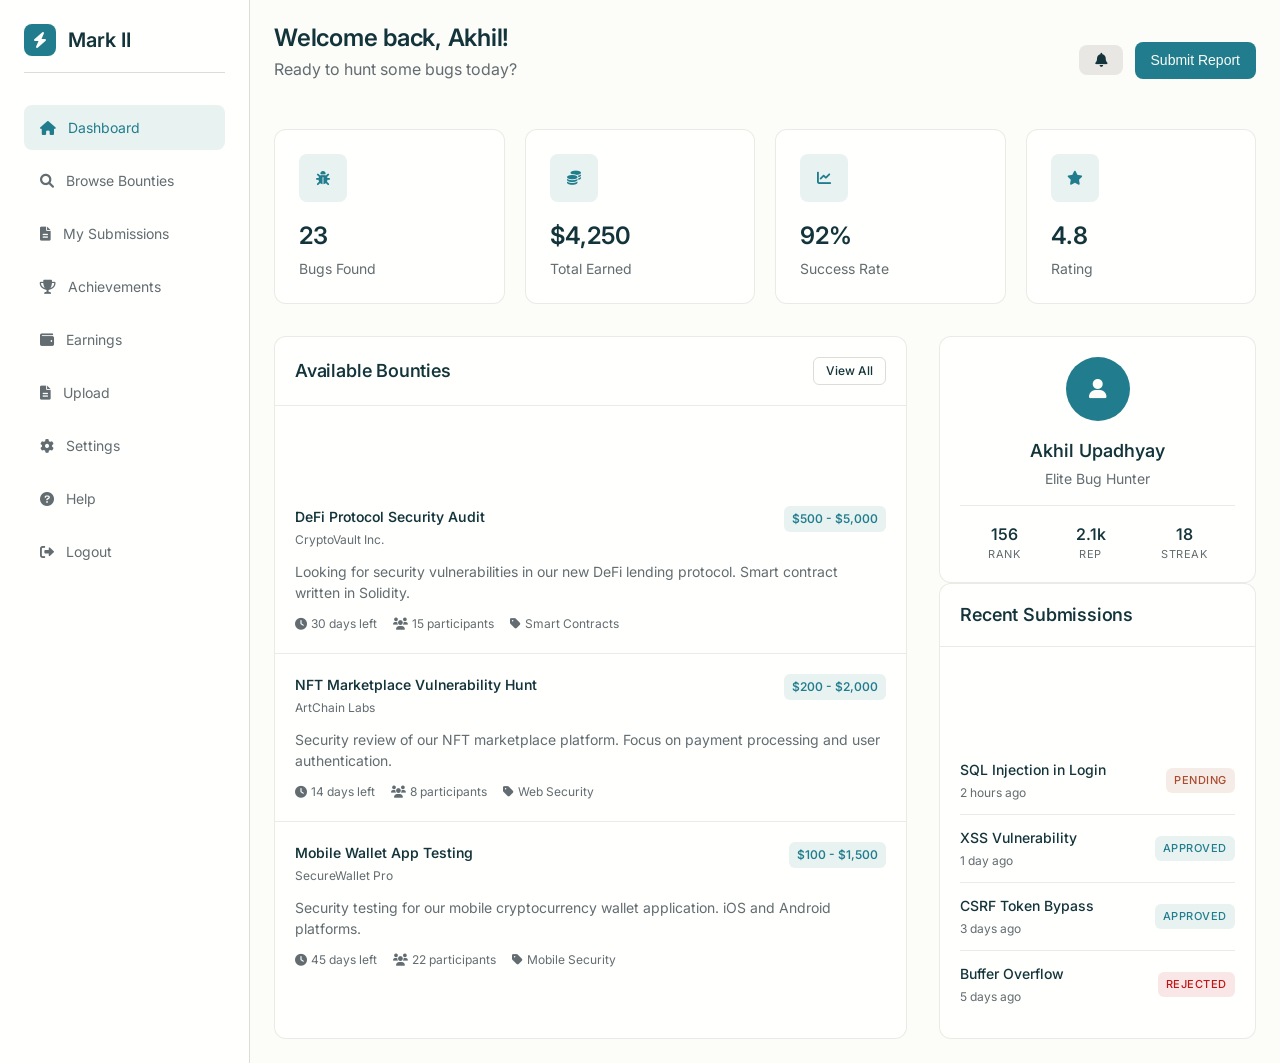
<file: freelancer.html>
<!DOCTYPE html>
<html lang="en">
<head>
    <meta charset="UTF-8">
    <meta name="viewport" content="width=device-width, initial-scale=1.0">
    <title>Freelancer Dashboard - Mark II</title>
    <link rel="stylesheet" href="../complete-styles.css">
    <link href="https://fonts.googleapis.com/css2?family=Inter:wght@300;400;500;600;700&display=swap" rel="stylesheet">
    <link rel="stylesheet" href="https://cdnjs.cloudflare.com/ajax/libs/font-awesome/6.0.0/css/all.min.css">
    <style>
        .dashboard-layout {
            display: grid;
            grid-template-columns: 250px 1fr;
            min-height: 100vh;
        }
        
        .sidebar {
            background: var(--color-surface);
            border-right: 1px solid var(--color-border);
            padding: var(--space-24);
        }
        
        .sidebar-logo {
            display: flex;
            align-items: center;
            gap: var(--space-12);
            margin-bottom: var(--space-32);
            padding-bottom: var(--space-16);
            border-bottom: 1px solid var(--color-border);
        }
        
        .sidebar-nav {
            display: flex;
            flex-direction: column;
            gap: var(--space-8);
        }
        
        .nav-item {
            display: flex;
            align-items: center;
            gap: var(--space-12);
            padding: var(--space-12) var(--space-16);
            color: var(--color-text-secondary);
            text-decoration: none;
            border-radius: var(--radius-base);
            transition: all var(--duration-fast) var(--ease-standard);
        }
        
        .nav-item:hover {
            background: var(--color-secondary);
            color: var(--color-text);
        }
        
        .nav-item.active {
            background: rgba(var(--color-teal-500-rgb), 0.1);
            color: var(--color-primary);
        }
        
        .main-content {
            padding: var(--space-24);
            overflow-y: auto;
        }
        
        .dashboard-header {
            display: flex;
            justify-content: space-between;
            align-items: center;
            margin-bottom: var(--space-32);
        }
        
        .welcome-text {
            color: var(--color-text);
        }
        
        .welcome-title {
            font-size: var(--font-size-3xl);
            font-weight: var(--font-weight-bold);
            margin-bottom: var(--space-4);
        }
        
        .welcome-subtitle {
            color: var(--color-text-secondary);
            font-size: var(--font-size-lg);
        }
        
        .user-actions {
            display: flex;
            gap: var(--space-12);
            align-items: center;
        }
        
        .stats-grid {
            display: grid;
            grid-template-columns: repeat(4, 1fr);
            gap: var(--space-20);
            margin-bottom: var(--space-32);
        }
        
        .stat-card {
            background: var(--color-surface);
            border: 1px solid var(--color-card-border);
            border-radius: var(--radius-lg);
            padding: var(--space-24);
            transition: transform var(--duration-fast) var(--ease-standard);
        }
        
        .stat-card:hover {
            transform: translateY(-2px);
        }
        
        .stat-icon {
            width: 48px;
            height: 48px;
            background: rgba(var(--color-teal-500-rgb), 0.1);
            border-radius: var(--radius-base);
            display: flex;
            align-items: center;
            justify-content: center;
            margin-bottom: var(--space-16);
            color: var(--color-primary);
        }
        
        .stat-value {
            font-size: var(--font-size-3xl);
            font-weight: var(--font-weight-bold);
            color: var(--color-text);
            margin-bottom: var(--space-4);
        }
        
        .stat-label {
            color: var(--color-text-secondary);
            font-size: var(--font-size-md);
        }
        
        .dashboard-content {
            display: grid;
            grid-template-columns: 2fr 1fr;
            gap: var(--space-32);
        }
        
        .section {
            background: var(--color-surface);
            border-radius: var(--radius-lg);
            border: 1px solid var(--color-card-border);
            overflow: hidden;
        }
        
        .section-header {
            padding: var(--space-20);
            border-bottom: 1px solid var(--color-card-border-inner);
            display: flex;
            justify-content: space-between;
            align-items: center;
        }
        
        .section-title {
            font-size: var(--font-size-xl);
            font-weight: var(--font-weight-semibold);
            color: var(--color-text);
        }
        
        .bounty-list {
            padding: 0;
        }
        
        .bounty-item {
            padding: var(--space-20);
            border-bottom: 1px solid var(--color-card-border-inner);
            transition: background var(--duration-fast) var(--ease-standard);
        }
        
        .bounty-item:hover {
            background: var(--color-secondary);
        }
        
        .bounty-item:last-child {
            border-bottom: none;
        }
        
        .bounty-header {
            display: flex;
            justify-content: space-between;
            align-items: flex-start;
            margin-bottom: var(--space-12);
        }
        
        .bounty-title {
            font-weight: var(--font-weight-semibold);
            color: var(--color-text);
            margin-bottom: var(--space-4);
        }
        
        .bounty-company {
            color: var(--color-text-secondary);
            font-size: var(--font-size-sm);
        }
        
        .bounty-reward {
            background: rgba(var(--color-teal-500-rgb), 0.1);
            color: var(--color-primary);
            padding: var(--space-4) var(--space-8);
            border-radius: var(--radius-sm);
            font-weight: var(--font-weight-semibold);
            font-size: var(--font-size-sm);
        }
        
        .bounty-description {
            color: var(--color-text-secondary);
            font-size: var(--font-size-md);
            line-height: var(--line-height-normal);
            margin-bottom: var(--space-12);
        }
        
        .bounty-meta {
            display: flex;
            gap: var(--space-16);
            align-items: center;
            font-size: var(--font-size-sm);
            color: var(--color-text-secondary);
        }
        
        .meta-item {
            display: flex;
            align-items: center;
            gap: var(--space-4);
        }
        
        .recent-submissions {
            padding: var(--space-20);
        }
        
        .submission-item {
            display: flex;
            justify-content: space-between;
            align-items: center;
            padding: var(--space-12) 0;
            border-bottom: 1px solid var(--color-card-border-inner);
        }
        
        .submission-item:last-child {
            border-bottom: none;
        }
        
        .submission-info {
            flex: 1;
        }
        
        .submission-title {
            font-weight: var(--font-weight-medium);
            color: var(--color-text);
            margin-bottom: var(--space-4);
        }
        
        .submission-date {
            color: var(--color-text-secondary);
            font-size: var(--font-size-sm);
        }
        
        .status {
            padding: var(--space-4) var(--space-8);
            border-radius: var(--radius-sm);
            font-size: var(--font-size-xs);
            font-weight: var(--font-weight-medium);
            text-transform: uppercase;
            letter-spacing: 0.5px;
        }
        
        .status--pending {
            background: rgba(var(--color-warning-rgb), 0.1);
            color: var(--color-warning);
        }
        
        .status--approved {
            background: rgba(var(--color-success-rgb), 0.1);
            color: var(--color-success);
        }
        
        .status--rejected {
            background: rgba(var(--color-error-rgb), 0.1);
            color: var(--color-error);
        }
        
        .profile-card {
            padding: var(--space-20);
            text-align: center;
        }
        
        .profile-avatar {
            width: 64px;
            height: 64px;
            border-radius: var(--radius-full);
            background: var(--color-primary);
            display: flex;
            align-items: center;
            justify-content: center;
            margin: 0 auto var(--space-16);
            color: var(--color-btn-primary-text);
            font-size: var(--font-size-2xl);
        }
        
        .profile-name {
            font-size: var(--font-size-xl);
            font-weight: var(--font-weight-semibold);
            color: var(--color-text);
            margin-bottom: var(--space-4);
        }
        
        .profile-rank {
            color: var(--color-text-secondary);
            font-size: var(--font-size-md);
            margin-bottom: var(--space-16);
        }
        
        .profile-stats {
            display: flex;
            justify-content: space-around;
            padding-top: var(--space-16);
            border-top: 1px solid var(--color-card-border-inner);
        }
        
        .profile-stat {
            text-align: center;
        }
        
        .profile-stat-value {
            font-size: var(--font-size-lg);
            font-weight: var(--font-weight-semibold);
            color: var(--color-text);
        }
        
        .profile-stat-label {
            font-size: var(--font-size-xs);
            color: var(--color-text-secondary);
            text-transform: uppercase;
            letter-spacing: 0.5px;
        }
        
        @media (max-width: 1024px) {
            .dashboard-layout {
                grid-template-columns: 1fr;
            }
            
            .sidebar {
                display: none;
            }
            
            .stats-grid {
                grid-template-columns: repeat(2, 1fr);
            }
            
            .dashboard-content {
                grid-template-columns: 1fr;
            }
        }
        
        @media (max-width: 768px) {
            .stats-grid {
                grid-template-columns: 1fr;
            }
            
            .dashboard-header {
                flex-direction: column;
                align-items: flex-start;
                gap: var(--space-16);
            }
        }
    </style>
</head>
<body>
    <div class="dashboard-layout">
        <!-- Sidebar -->
        <aside class="sidebar">
            <div class="sidebar-logo">
                <div class="logo-icon">
                    <i class="fas fa-bolt"></i>
                </div>
                <span class="logo-text">Mark II</span>
            </div>
            
            <nav class="sidebar-nav">
                <a href="#" class="nav-item active">
                    <i class="fas fa-home"></i>
                    Dashboard
                </a>
                <a href="#" class="nav-item">
                    <i class="fas fa-search"></i>
                    Browse Bounties
                </a>
                <a href="#" class="nav-item">
                    <i class="fas fa-file-alt"></i>
                    My Submissions
                </a>
                <a href="#" class="nav-item">
                    <i class="fas fa-trophy"></i>
                    Achievements
                </a>
                <a href="#" class="nav-item">
                    <i class="fas fa-wallet"></i>
                    Earnings
                </a>
                <a href="../upload.html" class="nav-item">
                    <i class="fas fa-file-alt"></i>
                    Upload
                </a>
                <a href="../settings.html" class="nav-item">
                    <i class="fas fa-cog"></i>
                    Settings
                </a>
                <a href="../faq.html" class="nav-item">
                    <i class="fas fa-question-circle"></i>
                    Help
                </a>
                <a href="../index.html" class="nav-item">
                    <i class="fas fa-sign-out-alt"></i>
                    Logout
                </a>
            </nav>
        </aside>
        
        <!-- Main Content -->
        <main class="main-content">
            <!-- Dashboard Header -->
            <div class="dashboard-header">
                <div class="welcome-text">
                    <h1 class="welcome-title">Welcome back, Akhil!</h1>
                    <p class="welcome-subtitle">Ready to hunt some bugs today?</p>
                </div>
                <div class="user-actions">
                    <button class="btn btn--secondary">
                        <i class="fas fa-bell"></i>
                    </button>
                    <button class="btn btn--primary">Submit Report</button>
                </div>
            </div>
            
            <!-- Stats Grid -->
            <div class="stats-grid">
                <div class="stat-card">
                    <div class="stat-icon">
                        <i class="fas fa-bug"></i>
                    </div>
                    <div class="stat-value">23</div>
                    <div class="stat-label">Bugs Found</div>
                </div>
                
                <div class="stat-card">
                    <div class="stat-icon">
                        <i class="fas fa-coins"></i>
                    </div>
                    <div class="stat-value">$4,250</div>
                    <div class="stat-label">Total Earned</div>
                </div>
                
                <div class="stat-card">
                    <div class="stat-icon">
                        <i class="fas fa-chart-line"></i>
                    </div>
                    <div class="stat-value">92%</div>
                    <div class="stat-label">Success Rate</div>
                </div>
                
                <div class="stat-card">
                    <div class="stat-icon">
                        <i class="fas fa-star"></i>
                    </div>
                    <div class="stat-value">4.8</div>
                    <div class="stat-label">Rating</div>
                </div>
            </div>
            
            <!-- Dashboard Content -->
            <div class="dashboard-content">
                <!-- Available Bounties -->
                <div class="section">
                    <div class="section-header">
                        <h2 class="section-title">Available Bounties</h2>
                        <a href="#" class="btn btn--outline btn--sm">View All</a>
                    </div>
                    <div class="bounty-list">
                        <div class="bounty-item">
                            <div class="bounty-header">
                                <div>
                                    <div class="bounty-title">DeFi Protocol Security Audit</div>
                                    <div class="bounty-company">CryptoVault Inc.</div>
                                </div>
                                <div class="bounty-reward">$500 - $5,000</div>
                            </div>
                            <p class="bounty-description">
                                Looking for security vulnerabilities in our new DeFi lending protocol. Smart contract written in Solidity.
                            </p>
                            <div class="bounty-meta">
                                <div class="meta-item">
                                    <i class="fas fa-clock"></i>
                                    30 days left
                                </div>
                                <div class="meta-item">
                                    <i class="fas fa-users"></i>
                                    15 participants
                                </div>
                                <div class="meta-item">
                                    <i class="fas fa-tag"></i>
                                    Smart Contracts
                                </div>
                            </div>
                        </div>
                        
                        <div class="bounty-item">
                            <div class="bounty-header">
                                <div>
                                    <div class="bounty-title">NFT Marketplace Vulnerability Hunt</div>
                                    <div class="bounty-company">ArtChain Labs</div>
                                </div>
                                <div class="bounty-reward">$200 - $2,000</div>
                            </div>
                            <p class="bounty-description">
                                Security review of our NFT marketplace platform. Focus on payment processing and user authentication.
                            </p>
                            <div class="bounty-meta">
                                <div class="meta-item">
                                    <i class="fas fa-clock"></i>
                                    14 days left
                                </div>
                                <div class="meta-item">
                                    <i class="fas fa-users"></i>
                                    8 participants
                                </div>
                                <div class="meta-item">
                                    <i class="fas fa-tag"></i>
                                    Web Security
                                </div>
                            </div>
                        </div>
                        
                        <div class="bounty-item">
                            <div class="bounty-header">
                                <div>
                                    <div class="bounty-title">Mobile Wallet App Testing</div>
                                    <div class="bounty-company">SecureWallet Pro</div>
                                </div>
                                <div class="bounty-reward">$100 - $1,500</div>
                            </div>
                            <p class="bounty-description">
                                Security testing for our mobile cryptocurrency wallet application. iOS and Android platforms.
                            </p>
                            <div class="bounty-meta">
                                <div class="meta-item">
                                    <i class="fas fa-clock"></i>
                                    45 days left
                                </div>
                                <div class="meta-item">
                                    <i class="fas fa-users"></i>
                                    22 participants
                                </div>
                                <div class="meta-item">
                                    <i class="fas fa-tag"></i>
                                    Mobile Security
                                </div>
                            </div>
                        </div>
                    </div>
                </div>
                
                <!-- Sidebar Content -->
                <div class="sidebar-content">
                    <!-- Profile Card -->
                    <div class="section">
                        <div class="profile-card">
                            <div class="profile-avatar">
                                <i class="fas fa-user"></i>
                            </div>
                            <div class="profile-name">Akhil Upadhyay</div>
                            <div class="profile-rank">Elite Bug Hunter</div>
                            <div class="profile-stats">
                                <div class="profile-stat">
                                    <div class="profile-stat-value">156</div>
                                    <div class="profile-stat-label">Rank</div>
                                </div>
                                <div class="profile-stat">
                                    <div class="profile-stat-value">2.1k</div>
                                    <div class="profile-stat-label">Rep</div>
                                </div>
                                <div class="profile-stat">
                                    <div class="profile-stat-value">18</div>
                                    <div class="profile-stat-label">Streak</div>
                                </div>
                            </div>
                        </div>
                    </div>
                    
                    <!-- Recent Submissions -->
                    <div class="section">
                        <div class="section-header">
                            <h3 class="section-title">Recent Submissions</h3>
                        </div>
                        <div class="recent-submissions">
                            <div class="submission-item">
                                <div class="submission-info">
                                    <div class="submission-title">SQL Injection in Login</div>
                                    <div class="submission-date">2 hours ago</div>
                                </div>
                                <div class="status status--pending">Pending</div>
                            </div>
                            
                            <div class="submission-item">
                                <div class="submission-info">
                                    <div class="submission-title">XSS Vulnerability</div>
                                    <div class="submission-date">1 day ago</div>
                                </div>
                                <div class="status status--approved">Approved</div>
                            </div>
                            
                            <div class="submission-item">
                                <div class="submission-info">
                                    <div class="submission-title">CSRF Token Bypass</div>
                                    <div class="submission-date">3 days ago</div>
                                </div>
                                <div class="status status--approved">Approved</div>
                            </div>
                            
                            <div class="submission-item">
                                <div class="submission-info">
                                    <div class="submission-title">Buffer Overflow</div>
                                    <div class="submission-date">5 days ago</div>
                                </div>
                                <div class="status status--rejected">Rejected</div>
                            </div>
                        </div>
                    </div>
                </div>
            </div>
        </main>
    </div>

    <script>
        // Simple navigation highlighting
        document.querySelectorAll('.nav-item').forEach(item => {
            item.addEventListener('click', function(e) {
                if (this.getAttribute('href') === '#') {
                    e.preventDefault();
                }
                
                document.querySelectorAll('.nav-item').forEach(nav => {
                    nav.classList.remove('active');
                });
                
                this.classList.add('active');
            });
        });

        // Bounty item click handlers
        document.querySelectorAll('.bounty-item').forEach(item => {
            item.addEventListener('click', function() {
                // In a real app, this would navigate to the bounty details page
                console.log('Navigate to bounty details');
            });
        });
    </script>
</body>
</html>
</file>
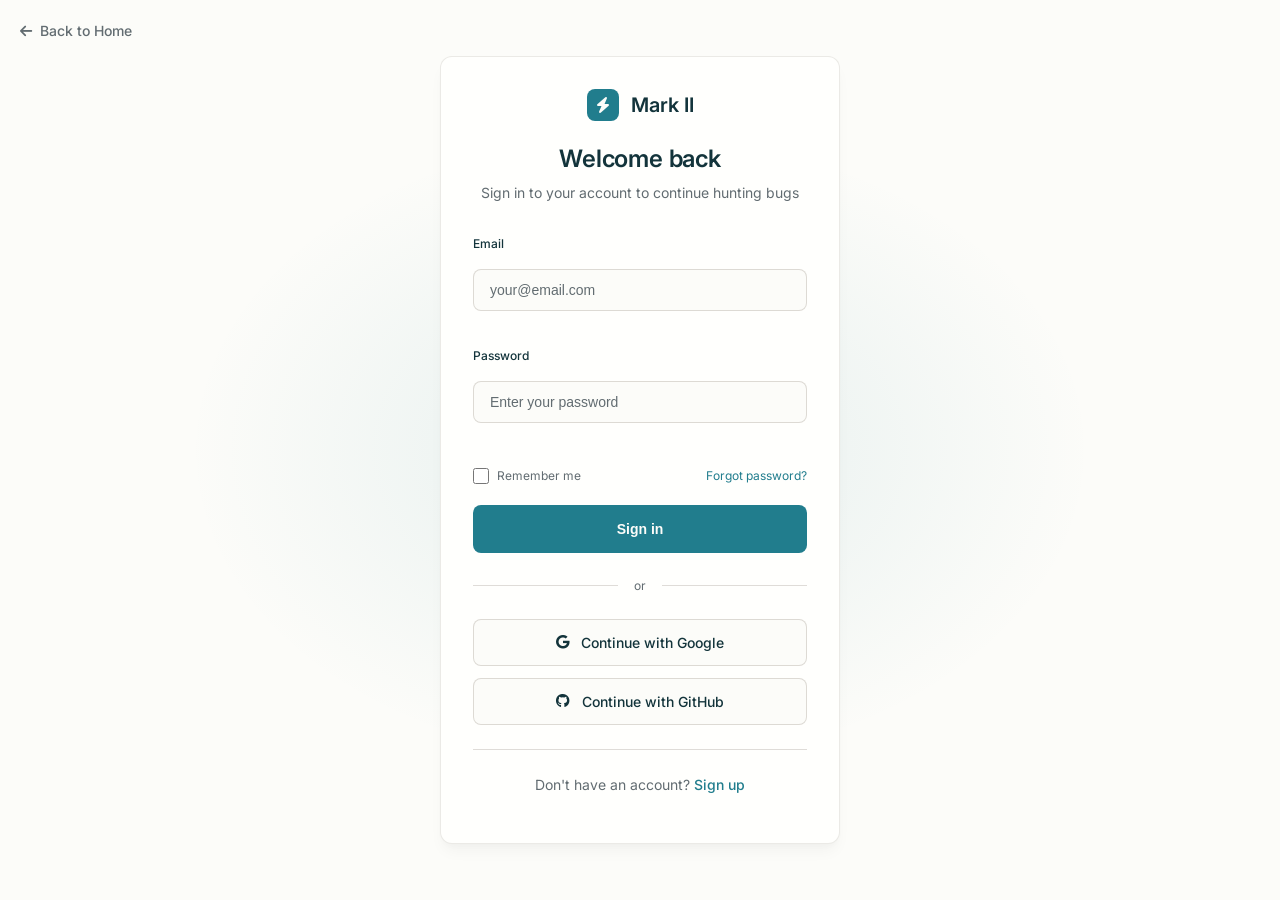
<file: login.html>
<!DOCTYPE html>
<html lang="en">
<head>
    <meta charset="UTF-8">
    <meta name="viewport" content="width=device-width, initial-scale=1.0">
    <title>Login - Mark II Bug Bounty Platform</title>
    <link rel="stylesheet" href="../complete-styles.css">
    <link href="https://fonts.googleapis.com/css2?family=Inter:wght@300;400;500;600;700&display=swap" rel="stylesheet">
    <link rel="stylesheet" href="https://cdnjs.cloudflare.com/ajax/libs/font-awesome/6.0.0/css/all.min.css">
    <style>
        .auth-container {
            min-height: 100vh;
            display: flex;
            align-items: center;
            justify-content: center;
            padding: var(--space-20);
            background: radial-gradient(ellipse at center, rgba(var(--color-teal-500-rgb), 0.1) 0%, transparent 50%);
        }
        
        .auth-card {
            background: var(--color-surface);
            border-radius: var(--radius-lg);
            padding: var(--space-32);
            width: 100%;
            max-width: 400px;
            border: 1px solid var(--color-card-border);
            box-shadow: var(--shadow-lg);
        }
        
        .auth-header {
            text-align: center;
            margin-bottom: var(--space-32);
        }
        
        .auth-logo {
            display: flex;
            align-items: center;
            justify-content: center;
            gap: var(--space-12);
            margin-bottom: var(--space-24);
        }
        
        .auth-title {
            font-size: var(--font-size-3xl);
            font-weight: var(--font-weight-bold);
            color: var(--color-text);
            margin-bottom: var(--space-8);
        }
        
        .auth-subtitle {
            color: var(--color-text-secondary);
            font-size: var(--font-size-md);
        }
        
        .auth-form {
            display: flex;
            flex-direction: column;
            gap: var(--space-20);
        }
        
        .form-group {
            display: flex;
            flex-direction: column;
            gap: var(--space-8);
        }
        
        .form-label {
            font-weight: var(--font-weight-medium);
            color: var(--color-text);
        }
        
        .form-input {
            padding: var(--space-12) var(--space-16);
            border: 1px solid var(--color-border);
            border-radius: var(--radius-base);
            background: var(--color-background);
            color: var(--color-text);
            font-size: var(--font-size-md);
            transition: all var(--duration-fast) var(--ease-standard);
        }
        
        .form-input:focus {
            outline: none;
            border-color: var(--color-primary);
            box-shadow: var(--focus-ring);
        }
        
        .form-input::placeholder {
            color: var(--color-text-secondary);
        }
        
        .form-options {
            display: flex;
            justify-content: space-between;
            align-items: center;
            margin-top: var(--space-8);
        }
        
        .checkbox-group {
            display: flex;
            align-items: center;
            gap: var(--space-8);
        }
        
        .checkbox {
            width: var(--space-16);
            height: var(--space-16);
            accent-color: var(--color-primary);
        }
        
        .checkbox-label {
            font-size: var(--font-size-sm);
            color: var(--color-text-secondary);
        }
        
        .forgot-link {
            color: var(--color-primary);
            font-size: var(--font-size-sm);
            text-decoration: none;
            transition: color var(--duration-fast) var(--ease-standard);
        }
        
        .forgot-link:hover {
            color: var(--color-primary-hover);
        }
        
        .login-btn {
            background: var(--color-primary);
            color: var(--color-btn-primary-text);
            border: none;
            padding: var(--space-16) var(--space-24);
            border-radius: var(--radius-base);
            font-weight: var(--font-weight-semibold);
            font-size: var(--font-size-md);
            cursor: pointer;
            transition: all var(--duration-normal) var(--ease-standard);
        }
        
        .login-btn:hover {
            background: var(--color-primary-hover);
            transform: translateY(-2px);
            box-shadow: 0 8px 25px rgba(var(--color-teal-500-rgb), 0.4);
        }
        
        .auth-divider {
            display: flex;
            align-items: center;
            gap: var(--space-16);
            margin: var(--space-24) 0;
        }
        
        .divider-line {
            flex: 1;
            height: 1px;
            background: var(--color-border);
        }
        
        .divider-text {
            color: var(--color-text-secondary);
            font-size: var(--font-size-sm);
        }
        
        .social-login {
            display: flex;
            flex-direction: column;
            gap: var(--space-12);
        }
        
        .social-btn {
            display: flex;
            align-items: center;
            justify-content: center;
            gap: var(--space-12);
            padding: var(--space-12) var(--space-16);
            border: 1px solid var(--color-border);
            border-radius: var(--radius-base);
            background: var(--color-background);
            color: var(--color-text);
            text-decoration: none;
            font-weight: var(--font-weight-medium);
            transition: all var(--duration-fast) var(--ease-standard);
        }
        
        .social-btn:hover {
            background: var(--color-secondary);
            border-color: var(--color-primary);
        }
        
        .auth-footer {
            text-align: center;
            margin-top: var(--space-24);
            padding-top: var(--space-24);
            border-top: 1px solid var(--color-border);
        }
        
        .auth-footer-text {
            color: var(--color-text-secondary);
            font-size: var(--font-size-md);
        }
        
        .auth-footer-link {
            color: var(--color-primary);
            text-decoration: none;
            font-weight: var(--font-weight-medium);
        }
        
        .auth-footer-link:hover {
            color: var(--color-primary-hover);
        }
        
        .back-home {
            position: fixed;
            top: var(--space-20);
            left: var(--space-20);
            display: flex;
            align-items: center;
            gap: var(--space-8);
            color: var(--color-text-secondary);
            text-decoration: none;
            font-weight: var(--font-weight-medium);
            transition: color var(--duration-fast) var(--ease-standard);
        }
        
        .back-home:hover {
            color: var(--color-text);
        }
    </style>
</head>
<body>
    <a href="../index.html" class="back-home">
        <i class="fas fa-arrow-left"></i>
        Back to Home
    </a>

    <div class="auth-container">
        <div class="auth-card">
            <div class="auth-header">
                <div class="auth-logo">
                    <div class="logo-icon">
                        <i class="fas fa-bolt"></i>
                    </div>
                    <span class="logo-text">Mark II</span>
                </div>
                <h1 class="auth-title">Welcome back</h1>
                <p class="auth-subtitle">Sign in to your account to continue hunting bugs</p>
            </div>

            <form class="auth-form" id="loginForm">
                <div class="form-group">
                    <label class="form-label" for="email">Email</label>
                    <input 
                        type="email" 
                        id="email" 
                        class="form-input" 
                        placeholder="your@email.com"
                        required
                    >
                </div>

                <div class="form-group">
                    <label class="form-label" for="password">Password</label>
                    <input 
                        type="password" 
                        id="password" 
                        class="form-input" 
                        placeholder="Enter your password"
                        required
                    >
                </div>

                <div class="form-options">
                    <div class="checkbox-group">
                        <input type="checkbox" id="remember" class="checkbox">
                        <label for="remember" class="checkbox-label">Remember me</label>
                    </div>
                    <a href="#" class="forgot-link">Forgot password?</a>
                </div>

                <button type="submit" class="login-btn">Sign in</button>
            </form>

            <div class="auth-divider">
                <div class="divider-line"></div>
                <span class="divider-text">or</span>
                <div class="divider-line"></div>
            </div>

            <div class="social-login">
                <a href="#" class="social-btn">
                    <i class="fab fa-google"></i>
                    Continue with Google
                </a>
                <a href="#" class="social-btn">
                    <i class="fab fa-github"></i>
                    Continue with GitHub
                </a>
            </div>

            <div class="auth-footer">
                <p class="auth-footer-text">
                    Don't have an account? 
                    <a href="../register.html" class="auth-footer-link">Sign up</a>
                </p>
            </div>
        </div>
    </div>

    <script>
        // Form submission handling
        document.getElementById('loginForm').addEventListener('submit', function(e) {
            e.preventDefault();
            
            const email = document.getElementById('email').value;
            const password = document.getElementById('password').value;
            
            if (email && password) {
                // Show success message
                showNotification('Login successful! Redirecting...', 'success');
                
                // Simulate login and redirect
                setTimeout(() => {
                    // Redirect based on email domain or user type
                    if (email.includes('company') || email.includes('corp')) {
                        window.location.href = '../dashboard/company.html';
                    } else {
                        window.location.href = '../dashboard/freelancer.html';
                    }
                }, 1500);
            }
        });

        // Notification system (reused from main script)
        function showNotification(message, type = 'info') {
            const notification = document.createElement('div');
            notification.className = `notification notification-${type}`;
            notification.innerHTML = `
                <span>${message}</span>
                <button class="notification-close">&times;</button>
            `;
            
            document.body.appendChild(notification);
            
            setTimeout(() => {
                notification.classList.add('notification-hide');
                setTimeout(() => {
                    notification.remove();
                }, 300);
            }, 5000);
            
            notification.querySelector('.notification-close').addEventListener('click', () => {
                notification.classList.add('notification-hide');
                setTimeout(() => {
                    notification.remove();
                }, 300);
            });
        }

        // Add notification styles
        const notificationStyles = `
            .notification {
                position: fixed;
                top: 20px;
                right: 20px;
                background: rgba(220, 38, 38, 0.9);
                color: white;
                padding: 16px 20px;
                border-radius: 8px;
                display: flex;
                align-items: center;
                justify-content: space-between;
                gap: 16px;
                z-index: 10000;
                animation: slideIn 0.3s ease-out;
            }
            
            .notification-success {
                background: rgba(34, 197, 94, 0.9);
            }
            
            .notification-hide {
                animation: slideOut 0.3s ease-in;
            }
            
            .notification-close {
                background: none;
                border: none;
                color: white;
                font-size: 18px;
                cursor: pointer;
                padding: 0;
            }
            
            @keyframes slideIn {
                from { transform: translateX(100%); opacity: 0; }
                to { transform: translateX(0); opacity: 1; }
            }
            
            @keyframes slideOut {
                from { transform: translateX(0); opacity: 1; }
                to { transform: translateX(100%); opacity: 0; }
            }
        `;
        
        const styleSheet = document.createElement('style');
        styleSheet.textContent = notificationStyles;
        document.head.appendChild(styleSheet);
    </script>
</body>
</html>
</file>
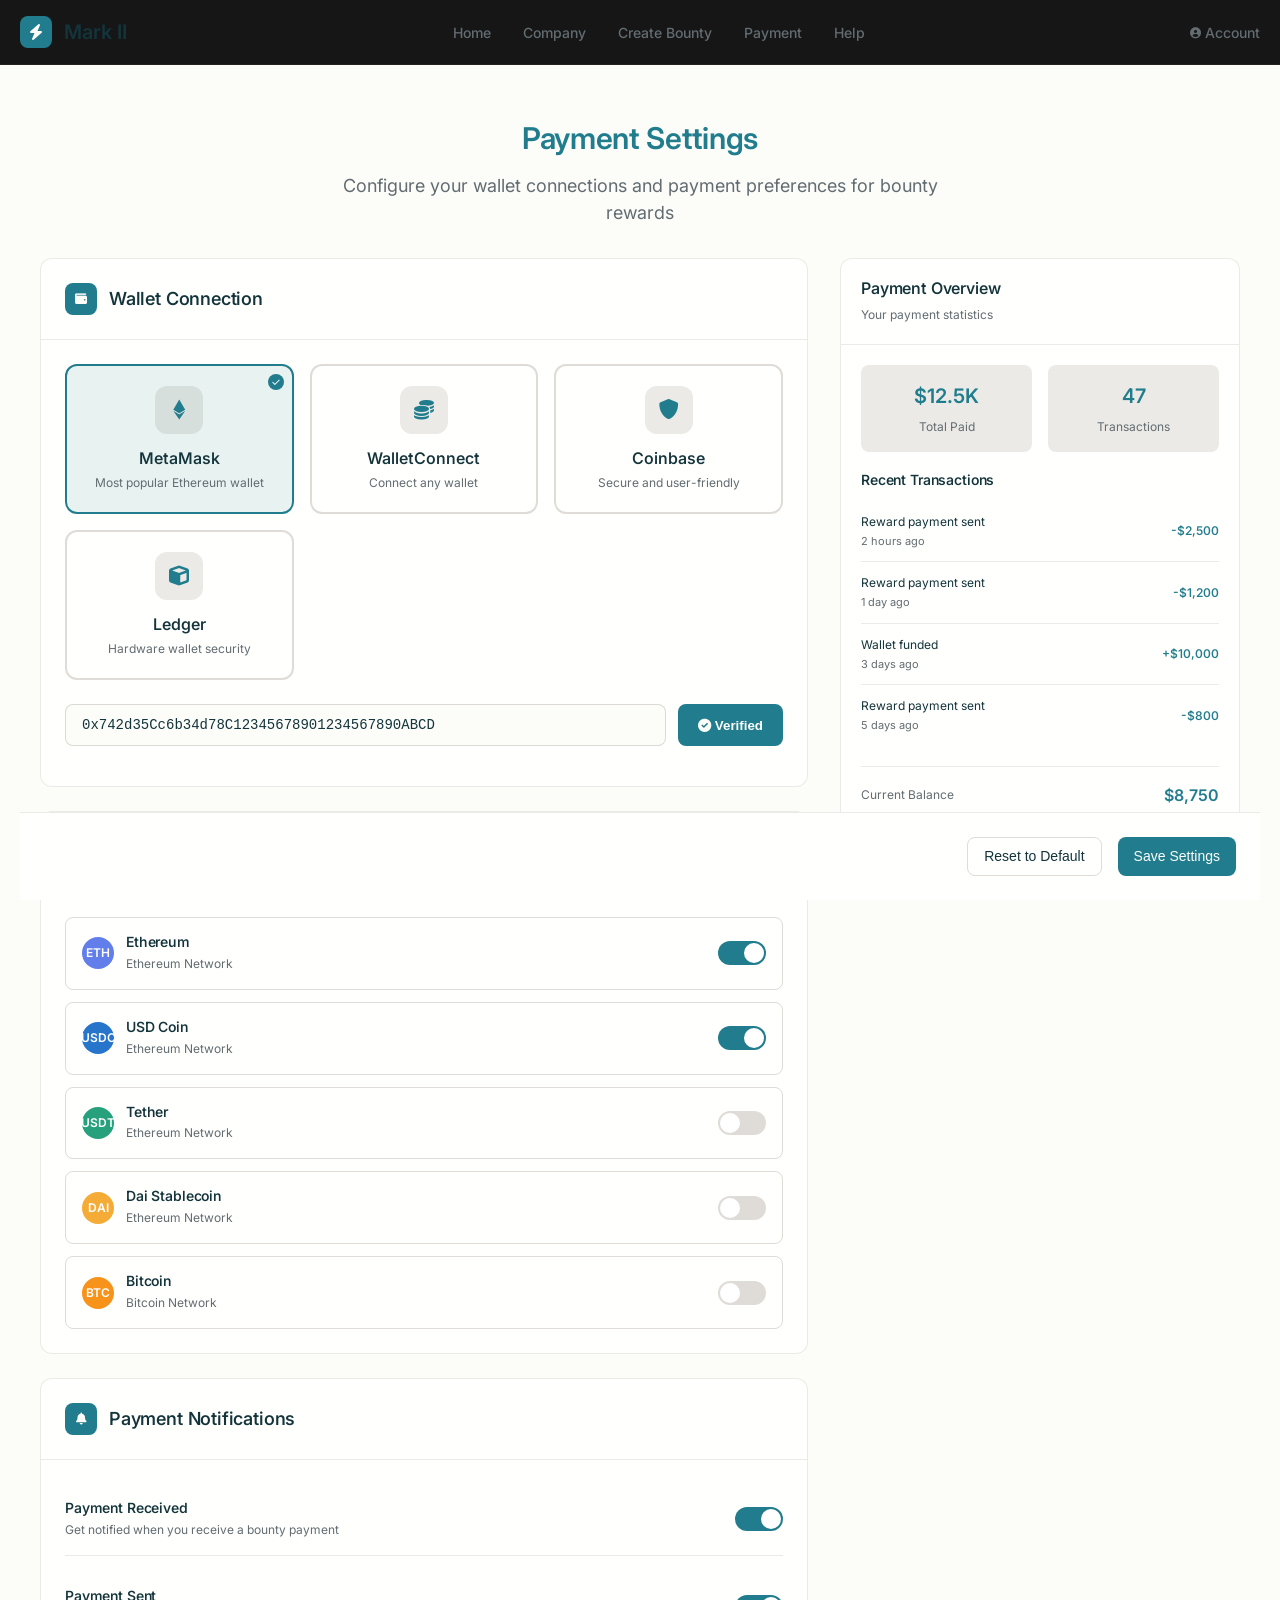
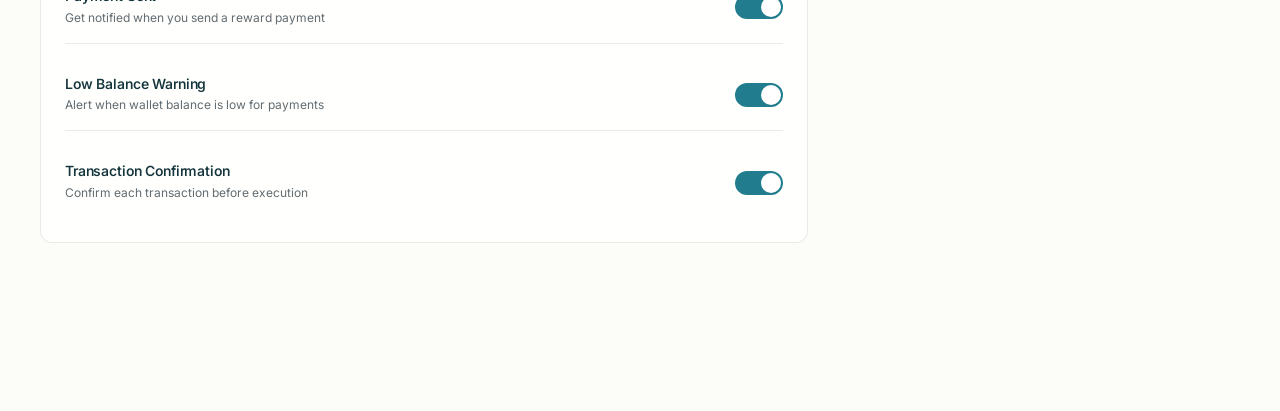
<file: payment.html>
<!DOCTYPE html>
<html lang="en">
<head>
    <meta charset="UTF-8">
    <meta name="viewport" content="width=device-width, initial-scale=1.0">
    <title>Payment Settings - Mark II</title>
    <link rel="stylesheet" href="../complete-styles.css">
    <link href="https://fonts.googleapis.com/css2?family=Inter:wght@300;400;500;600;700&display=swap" rel="stylesheet">
    <link rel="stylesheet" href="https://cdnjs.cloudflare.com/ajax/libs/font-awesome/6.0.0/css/all.min.css">
    <style>
        .payment-container {
            padding: 120px 0 80px;
            min-height: 100vh;
        }
        
        .payment-header {
            text-align: center;
            margin-bottom: var(--space-32);
        }
        
        .payment-title {
            font-size: var(--font-size-4xl);
            font-weight: var(--font-weight-bold);
            color: var(--color-primary);
            margin-bottom: var(--space-16);
        }
        
        .payment-subtitle {
            font-size: var(--font-size-xl);
            color: var(--color-text-secondary);
            max-width: 600px;
            margin: 0 auto;
        }
        
        .payment-content {
            display: grid;
            grid-template-columns: 1fr 400px;
            gap: var(--space-32);
            max-width: 1200px;
            margin: 0 auto;
        }
        
        .main-settings {
            display: flex;
            flex-direction: column;
            gap: var(--space-24);
        }
        
        .settings-card {
            background: var(--color-surface);
            border-radius: var(--radius-lg);
            border: 1px solid var(--color-card-border);
            overflow: hidden;
        }
        
        .card-header {
            padding: var(--space-24);
            border-bottom: 1px solid var(--color-card-border-inner);
            display: flex;
            align-items: center;
            gap: var(--space-12);
        }
        
        .card-icon {
            width: var(--space-32);
            height: var(--space-32);
            background: var(--color-primary);
            border-radius: var(--radius-base);
            display: flex;
            align-items: center;
            justify-content: center;
            color: var(--color-btn-primary-text);
            font-size: var(--font-size-sm);
        }
        
        .card-title {
            font-size: var(--font-size-xl);
            font-weight: var(--font-weight-semibold);
            color: var(--color-text);
            margin: 0;
        }
        
        .card-body {
            padding: var(--space-24);
        }
        
        .wallet-grid {
            display: grid;
            grid-template-columns: repeat(auto-fit, minmax(200px, 1fr));
            gap: var(--space-16);
            margin-bottom: var(--space-24);
        }
        
        .wallet-option {
            border: 2px solid var(--color-border);
            border-radius: var(--radius-lg);
            padding: var(--space-20);
            text-align: center;
            cursor: pointer;
            transition: all var(--duration-normal) var(--ease-standard);
            position: relative;
        }
        
        .wallet-option:hover {
            border-color: var(--color-primary);
            background: rgba(var(--color-teal-500-rgb), 0.05);
        }
        
        .wallet-option.selected {
            border-color: var(--color-primary);
            background: rgba(var(--color-teal-500-rgb), 0.1);
        }
        
        .wallet-option.selected::after {
            content: '';
            position: absolute;
            top: var(--space-8);
            right: var(--space-8);
            width: var(--space-16);
            height: var(--space-16);
            background: var(--color-primary);
            border-radius: var(--radius-full);
            display: flex;
            align-items: center;
            justify-content: center;
        }
        
        .wallet-option.selected::before {
            content: '✓';
            position: absolute;
            top: var(--space-8);
            right: var(--space-8);
            width: var(--space-16);
            height: var(--space-16);
            color: white;
            font-size: var(--font-size-xs);
            display: flex;
            align-items: center;
            justify-content: center;
            z-index: 1;
        }
        
        .wallet-icon {
            width: 48px;
            height: 48px;
            margin: 0 auto var(--space-12);
            display: flex;
            align-items: center;
            justify-content: center;
            background: var(--color-secondary);
            border-radius: var(--radius-lg);
            font-size: var(--font-size-2xl);
            color: var(--color-primary);
        }
        
        .wallet-name {
            font-size: var(--font-size-lg);
            font-weight: var(--font-weight-semibold);
            color: var(--color-text);
            margin-bottom: var(--space-4);
        }
        
        .wallet-desc {
            font-size: var(--font-size-sm);
            color: var(--color-text-secondary);
        }
        
        .address-input {
            display: flex;
            gap: var(--space-12);
            margin-bottom: var(--space-16);
        }
        
        .address-input input {
            flex: 1;
            padding: var(--space-12) var(--space-16);
            border: 1px solid var(--color-border);
            border-radius: var(--radius-base);
            background: var(--color-background);
            color: var(--color-text);
            font-size: var(--font-size-md);
            font-family: var(--font-family-mono);
        }
        
        .verify-btn {
            background: var(--color-primary);
            color: var(--color-btn-primary-text);
            border: none;
            padding: var(--space-12) var(--space-20);
            border-radius: var(--radius-base);
            font-weight: var(--font-weight-semibold);
            cursor: pointer;
            transition: all var(--duration-normal) var(--ease-standard);
            white-space: nowrap;
        }
        
        .verify-btn:hover {
            background: var(--color-primary-hover);
        }
        
        .currency-list {
            display: flex;
            flex-direction: column;
            gap: var(--space-12);
        }
        
        .currency-item {
            display: flex;
            align-items: center;
            justify-content: space-between;
            padding: var(--space-16);
            border: 1px solid var(--color-border);
            border-radius: var(--radius-base);
            transition: all var(--duration-normal) var(--ease-standard);
        }
        
        .currency-item:hover {
            background: var(--color-secondary);
        }
        
        .currency-info {
            display: flex;
            align-items: center;
            gap: var(--space-12);
        }
        
        .currency-icon {
            width: var(--space-32);
            height: var(--space-32);
            border-radius: var(--radius-full);
            display: flex;
            align-items: center;
            justify-content: center;
            font-weight: var(--font-weight-bold);
            font-size: var(--font-size-sm);
        }
        
        .currency-icon.eth {
            background: #627eea;
            color: white;
        }
        
        .currency-icon.usdc {
            background: #2775ca;
            color: white;
        }
        
        .currency-icon.usdt {
            background: #26a17b;
            color: white;
        }
        
        .currency-icon.dai {
            background: #f5ac37;
            color: white;
        }
        
        .currency-icon.btc {
            background: #f7931a;
            color: white;
        }
        
        .currency-details h4 {
            font-size: var(--font-size-md);
            color: var(--color-text);
            margin: 0 0 var(--space-4) 0;
            font-weight: var(--font-weight-semibold);
        }
        
        .currency-network {
            font-size: var(--font-size-sm);
            color: var(--color-text-secondary);
        }
        
        .currency-toggle {
            position: relative;
            width: 48px;
            height: 24px;
        }
        
        .toggle-input {
            opacity: 0;
            width: 0;
            height: 0;
        }
        
        .toggle-slider {
            position: absolute;
            cursor: pointer;
            top: 0;
            left: 0;
            right: 0;
            bottom: 0;
            background: var(--color-border);
            transition: all var(--duration-normal) var(--ease-standard);
            border-radius: var(--radius-full);
        }
        
        .toggle-slider:before {
            position: absolute;
            content: "";
            height: 20px;
            width: 20px;
            left: 2px;
            bottom: 2px;
            background: white;
            transition: all var(--duration-normal) var(--ease-standard);
            border-radius: var(--radius-full);
        }
        
        .toggle-input:checked + .toggle-slider {
            background: var(--color-primary);
        }
        
        .toggle-input:checked + .toggle-slider:before {
            transform: translateX(24px);
        }
        
        .notification-settings {
            display: flex;
            flex-direction: column;
            gap: var(--space-16);
        }
        
        .notification-item {
            display: flex;
            justify-content: space-between;
            align-items: center;
            padding: var(--space-16) 0;
            border-bottom: 1px solid var(--color-card-border-inner);
        }
        
        .notification-item:last-child {
            border-bottom: none;
        }
        
        .notification-info h4 {
            font-size: var(--font-size-md);
            color: var(--color-text);
            margin: 0 0 var(--space-4) 0;
        }
        
        .notification-desc {
            font-size: var(--font-size-sm);
            color: var(--color-text-secondary);
        }
        
        .sidebar-panel {
            background: var(--color-surface);
            border-radius: var(--radius-lg);
            border: 1px solid var(--color-card-border);
            height: fit-content;
            position: sticky;
            top: 100px;
        }
        
        .panel-header {
            padding: var(--space-20);
            border-bottom: 1px solid var(--color-card-border-inner);
        }
        
        .panel-title {
            font-size: var(--font-size-lg);
            font-weight: var(--font-weight-semibold);
            color: var(--color-text);
            margin-bottom: var(--space-8);
        }
        
        .panel-body {
            padding: var(--space-20);
        }
        
        .stats-grid {
            display: grid;
            grid-template-columns: 1fr 1fr;
            gap: var(--space-16);
            margin-bottom: var(--space-20);
        }
        
        .stat-item {
            text-align: center;
            padding: var(--space-16);
            background: var(--color-secondary);
            border-radius: var(--radius-base);
        }
        
        .stat-value {
            font-size: var(--font-size-2xl);
            font-weight: var(--font-weight-bold);
            color: var(--color-primary);
            display: block;
            margin-bottom: var(--space-4);
        }
        
        .stat-label {
            font-size: var(--font-size-sm);
            color: var(--color-text-secondary);
        }
        
        .recent-transactions {
            list-style: none;
            margin: 0;
            padding: 0;
        }
        
        .transaction-item {
            display: flex;
            justify-content: space-between;
            align-items: center;
            padding: var(--space-12) 0;
            border-bottom: 1px solid var(--color-card-border-inner);
        }
        
        .transaction-item:last-child {
            border-bottom: none;
        }
        
        .transaction-info {
            flex: 1;
        }
        
        .transaction-desc {
            font-size: var(--font-size-sm);
            color: var(--color-text);
            margin-bottom: var(--space-2);
        }
        
        .transaction-time {
            font-size: var(--font-size-xs);
            color: var(--color-text-secondary);
        }
        
        .transaction-amount {
            font-size: var(--font-size-sm);
            font-weight: var(--font-weight-semibold);
            color: var(--color-success);
        }
        
        .save-settings {
            position: sticky;
            bottom: 0;
            padding: var(--space-24);
            background: var(--color-surface);
            border-top: 1px solid var(--color-card-border-inner);
            display: flex;
            justify-content: flex-end;
            gap: var(--space-16);
        }
        
        @media (max-width: 768px) {
            .payment-content {
                grid-template-columns: 1fr;
            }
            
            .wallet-grid {
                grid-template-columns: 1fr;
            }
            
            .stats-grid {
                grid-template-columns: 1fr;
            }
        }
    </style>
</head>
<body>
    <!-- Header -->
    <header class="header">
        <div class="container">
            <div class="nav-wrapper">
                <div class="logo">
                    <div class="logo-icon">
                        <i class="fas fa-bolt"></i>
                    </div>
                    <span class="logo-text">Mark II</span>
                </div>
                
                 <nav class="nav">
                    <a href="../index.html" class="nav-link">Home</a>
                    <a href="../company.html" class="nav-link">Company</a>
                    <a href="../create.html" class="nav-link">Create Bounty</a>
                    <a href="../payment.html" class="nav-link">Payment</a>
                    <a href="../faq.html" class="nav-link">Help</a>
                </nav>
                
                <div class="nav-item">
                    <a href="../settings.html" class="nav-link">
                        <i class="fas fa-user-circle"></i> Account
                    </a>
                </div>
            </div>
        </div>
    </header>

    <!-- Payment Settings Content -->
    <div class="payment-container">
        <div class="container">
            <div class="payment-header">
                <h1 class="payment-title">Payment Settings</h1>
                <p class="payment-subtitle">Configure your wallet connections and payment preferences for bounty rewards</p>
            </div>

            <div class="payment-content">
                <div class="main-settings">
                    <!-- Wallet Connection -->
                    <div class="settings-card">
                        <div class="card-header">
                            <div class="card-icon">
                                <i class="fas fa-wallet"></i>
                            </div>
                            <h2 class="card-title">Wallet Connection</h2>
                        </div>
                        <div class="card-body">
                            <div class="wallet-grid">
                                <div class="wallet-option selected">
                                    <div class="wallet-icon">
                                        <i class="fab fa-ethereum"></i>
                                    </div>
                                    <div class="wallet-name">MetaMask</div>
                                    <div class="wallet-desc">Most popular Ethereum wallet</div>
                                </div>
                                <div class="wallet-option">
                                    <div class="wallet-icon">
                                        <i class="fas fa-coins"></i>
                                    </div>
                                    <div class="wallet-name">WalletConnect</div>
                                    <div class="wallet-desc">Connect any wallet</div>
                                </div>
                                <div class="wallet-option">
                                    <div class="wallet-icon">
                                        <i class="fas fa-shield-alt"></i>
                                    </div>
                                    <div class="wallet-name">Coinbase</div>
                                    <div class="wallet-desc">Secure and user-friendly</div>
                                </div>
                                <div class="wallet-option">
                                    <div class="wallet-icon">
                                        <i class="fas fa-cube"></i>
                                    </div>
                                    <div class="wallet-name">Ledger</div>
                                    <div class="wallet-desc">Hardware wallet security</div>
                                </div>
                            </div>
                            
                            <div class="address-input">
                                <input type="text" placeholder="0x742d35Cc6b34d78C12345678901234567890ABCD" readonly value="0x742d35Cc6b34d78C12345678901234567890ABCD">
                                <button class="verify-btn">
                                    <i class="fas fa-check-circle"></i> Verified
                                </button>
                            </div>
                        </div>
                    </div>

                    <!-- Supported Currencies -->
                    <div class="settings-card">
                        <div class="card-header">
                            <div class="card-icon">
                                <i class="fas fa-coins"></i>
                            </div>
                            <h2 class="card-title">Payment Currencies</h2>
                        </div>
                        <div class="card-body">
                            <div class="currency-list">
                                <div class="currency-item">
                                    <div class="currency-info">
                                        <div class="currency-icon eth">ETH</div>
                                        <div class="currency-details">
                                            <h4>Ethereum</h4>
                                            <div class="currency-network">Ethereum Network</div>
                                        </div>
                                    </div>
                                    <label class="currency-toggle">
                                        <input type="checkbox" class="toggle-input" checked>
                                        <span class="toggle-slider"></span>
                                    </label>
                                </div>
                                
                                <div class="currency-item">
                                    <div class="currency-info">
                                        <div class="currency-icon usdc">USDC</div>
                                        <div class="currency-details">
                                            <h4>USD Coin</h4>
                                            <div class="currency-network">Ethereum Network</div>
                                        </div>
                                    </div>
                                    <label class="currency-toggle">
                                        <input type="checkbox" class="toggle-input" checked>
                                        <span class="toggle-slider"></span>
                                    </label>
                                </div>
                                
                                <div class="currency-item">
                                    <div class="currency-info">
                                        <div class="currency-icon usdt">USDT</div>
                                        <div class="currency-details">
                                            <h4>Tether</h4>
                                            <div class="currency-network">Ethereum Network</div>
                                        </div>
                                    </div>
                                    <label class="currency-toggle">
                                        <input type="checkbox" class="toggle-input">
                                        <span class="toggle-slider"></span>
                                    </label>
                                </div>
                                
                                <div class="currency-item">
                                    <div class="currency-info">
                                        <div class="currency-icon dai">DAI</div>
                                        <div class="currency-details">
                                            <h4>Dai Stablecoin</h4>
                                            <div class="currency-network">Ethereum Network</div>
                                        </div>
                                    </div>
                                    <label class="currency-toggle">
                                        <input type="checkbox" class="toggle-input">
                                        <span class="toggle-slider"></span>
                                    </label>
                                </div>
                                
                                <div class="currency-item">
                                    <div class="currency-info">
                                        <div class="currency-icon btc">BTC</div>
                                        <div class="currency-details">
                                            <h4>Bitcoin</h4>
                                            <div class="currency-network">Bitcoin Network</div>
                                        </div>
                                    </div>
                                    <label class="currency-toggle">
                                        <input type="checkbox" class="toggle-input">
                                        <span class="toggle-slider"></span>
                                    </label>
                                </div>
                            </div>
                        </div>
                    </div>

                    <!-- Payment Notifications -->
                    <div class="settings-card">
                        <div class="card-header">
                            <div class="card-icon">
                                <i class="fas fa-bell"></i>
                            </div>
                            <h2 class="card-title">Payment Notifications</h2>
                        </div>
                        <div class="card-body">
                            <div class="notification-settings">
                                <div class="notification-item">
                                    <div class="notification-info">
                                        <h4>Payment Received</h4>
                                        <div class="notification-desc">Get notified when you receive a bounty payment</div>
                                    </div>
                                    <label class="currency-toggle">
                                        <input type="checkbox" class="toggle-input" checked>
                                        <span class="toggle-slider"></span>
                                    </label>
                                </div>
                                
                                <div class="notification-item">
                                    <div class="notification-info">
                                        <h4>Payment Sent</h4>
                                        <div class="notification-desc">Get notified when you send a reward payment</div>
                                    </div>
                                    <label class="currency-toggle">
                                        <input type="checkbox" class="toggle-input" checked>
                                        <span class="toggle-slider"></span>
                                    </label>
                                </div>
                                
                                <div class="notification-item">
                                    <div class="notification-info">
                                        <h4>Low Balance Warning</h4>
                                        <div class="notification-desc">Alert when wallet balance is low for payments</div>
                                    </div>
                                    <label class="currency-toggle">
                                        <input type="checkbox" class="toggle-input" checked>
                                        <span class="toggle-slider"></span>
                                    </label>
                                </div>
                                
                                <div class="notification-item">
                                    <div class="notification-info">
                                        <h4>Transaction Confirmation</h4>
                                        <div class="notification-desc">Confirm each transaction before execution</div>
                                    </div>
                                    <label class="currency-toggle">
                                        <input type="checkbox" class="toggle-input" checked>
                                        <span class="toggle-slider"></span>
                                    </label>
                                </div>
                            </div>
                        </div>
                    </div>
                </div>

                <!-- Sidebar -->
                <div class="sidebar-panel">
                    <div class="panel-header">
                        <h3 class="panel-title">Payment Overview</h3>
                        <p style="font-size: var(--font-size-sm); color: var(--color-text-secondary); margin: 0;">Your payment statistics</p>
                    </div>
                    <div class="panel-body">
                        <div class="stats-grid">
                            <div class="stat-item">
                                <span class="stat-value">$12.5K</span>
                                <span class="stat-label">Total Paid</span>
                            </div>
                            <div class="stat-item">
                                <span class="stat-value">47</span>
                                <span class="stat-label">Transactions</span>
                            </div>
                        </div>
                        
                        <h4 style="font-size: var(--font-size-md); font-weight: var(--font-weight-semibold); margin-bottom: var(--space-12); color: var(--color-text);">Recent Transactions</h4>
                        <ul class="recent-transactions">
                            <li class="transaction-item">
                                <div class="transaction-info">
                                    <div class="transaction-desc">Reward payment sent</div>
                                    <div class="transaction-time">2 hours ago</div>
                                </div>
                                <div class="transaction-amount">-$2,500</div>
                            </li>
                            <li class="transaction-item">
                                <div class="transaction-info">
                                    <div class="transaction-desc">Reward payment sent</div>
                                    <div class="transaction-time">1 day ago</div>
                                </div>
                                <div class="transaction-amount">-$1,200</div>
                            </li>
                            <li class="transaction-item">
                                <div class="transaction-info">
                                    <div class="transaction-desc">Wallet funded</div>
                                    <div class="transaction-time">3 days ago</div>
                                </div>
                                <div class="transaction-amount">+$10,000</div>
                            </li>
                            <li class="transaction-item">
                                <div class="transaction-info">
                                    <div class="transaction-desc">Reward payment sent</div>
                                    <div class="transaction-time">5 days ago</div>
                                </div>
                                <div class="transaction-amount">-$800</div>
                            </li>
                        </ul>
                        
                        <div style="margin-top: var(--space-20); padding-top: var(--space-16); border-top: 1px solid var(--color-card-border-inner);">
                            <div style="display: flex; justify-content: space-between; align-items: center; margin-bottom: var(--space-8);">
                                <span style="font-size: var(--font-size-sm); color: var(--color-text-secondary);">Current Balance</span>
                                <span style="font-size: var(--font-size-lg); font-weight: var(--font-weight-bold); color: var(--color-success);">$8,750</span>
                            </div>
                            <button class="btn btn--primary btn--full-width">Add Funds</button>
                        </div>
                    </div>
                </div>
            </div>
            
            <!-- Save Settings -->
            <div class="save-settings">
                <button type="button" class="btn btn--outline">Reset to Default</button>
                <button type="button" class="btn btn--primary">Save Settings</button>
            </div>
        </div>
    </div>

    <script>
        // Wallet selection functionality
        const walletOptions = document.querySelectorAll('.wallet-option');
        walletOptions.forEach(option => {
            option.addEventListener('click', function() {
                walletOptions.forEach(opt => opt.classList.remove('selected'));
                this.classList.add('selected');
            });
        });

        // Toggle functionality
        const toggleInputs = document.querySelectorAll('.toggle-input');
        toggleInputs.forEach(toggle => {
            toggle.addEventListener('change', function() {
                console.log(`Toggle ${this.closest('.currency-item, .notification-item').querySelector('h4').textContent}: ${this.checked}`);
            });
        });

        // Save settings
        document.querySelector('.save-settings .btn--primary').addEventListener('click', function() {
            // Collect all settings data
            const selectedWallet = document.querySelector('.wallet-option.selected .wallet-name').textContent;
            const walletAddress = document.querySelector('.address-input input').value;
            
            const enabledCurrencies = [];
            document.querySelectorAll('.currency-item').forEach(item => {
                const toggle = item.querySelector('.toggle-input');
                if (toggle.checked) {
                    enabledCurrencies.push(item.querySelector('h4').textContent);
                }
            });
            
            const notificationSettings = {};
            document.querySelectorAll('.notification-item').forEach(item => {
                const setting = item.querySelector('h4').textContent;
                const enabled = item.querySelector('.toggle-input').checked;
                notificationSettings[setting] = enabled;
            });
            
            // Simulate saving
            this.textContent = 'Saving...';
            this.disabled = true;
            
            setTimeout(() => {
                this.textContent = 'Saved!';
                setTimeout(() => {
                    this.textContent = 'Save Settings';
                    this.disabled = false;
                }, 1000);
            }, 1500);
            
            console.log('Saving settings:', {
                wallet: selectedWallet,
                address: walletAddress,
                currencies: enabledCurrencies,
                notifications: notificationSettings
            });
        });

        // Reset to default
        document.querySelector('.save-settings .btn--outline').addEventListener('click', function() {
            if (confirm('Are you sure you want to reset all settings to default?')) {
                // Reset toggles to default state
                toggleInputs.forEach((toggle, index) => {
                    // Default: first 3 currencies and all notifications enabled
                    if (toggle.closest('.currency-item')) {
                        toggle.checked = index < 2; // ETH and USDC enabled by default
                    } else {
                        toggle.checked = true; // All notifications enabled by default
                    }
                });
                
                // Reset wallet selection
                walletOptions.forEach(opt => opt.classList.remove('selected'));
                walletOptions[0].classList.add('selected'); // MetaMask by default
                
                alert('Settings reset to default values');
            }
        });
    </script>

    <script src="complete-script.js"></script>
</body>
</html>
</file>
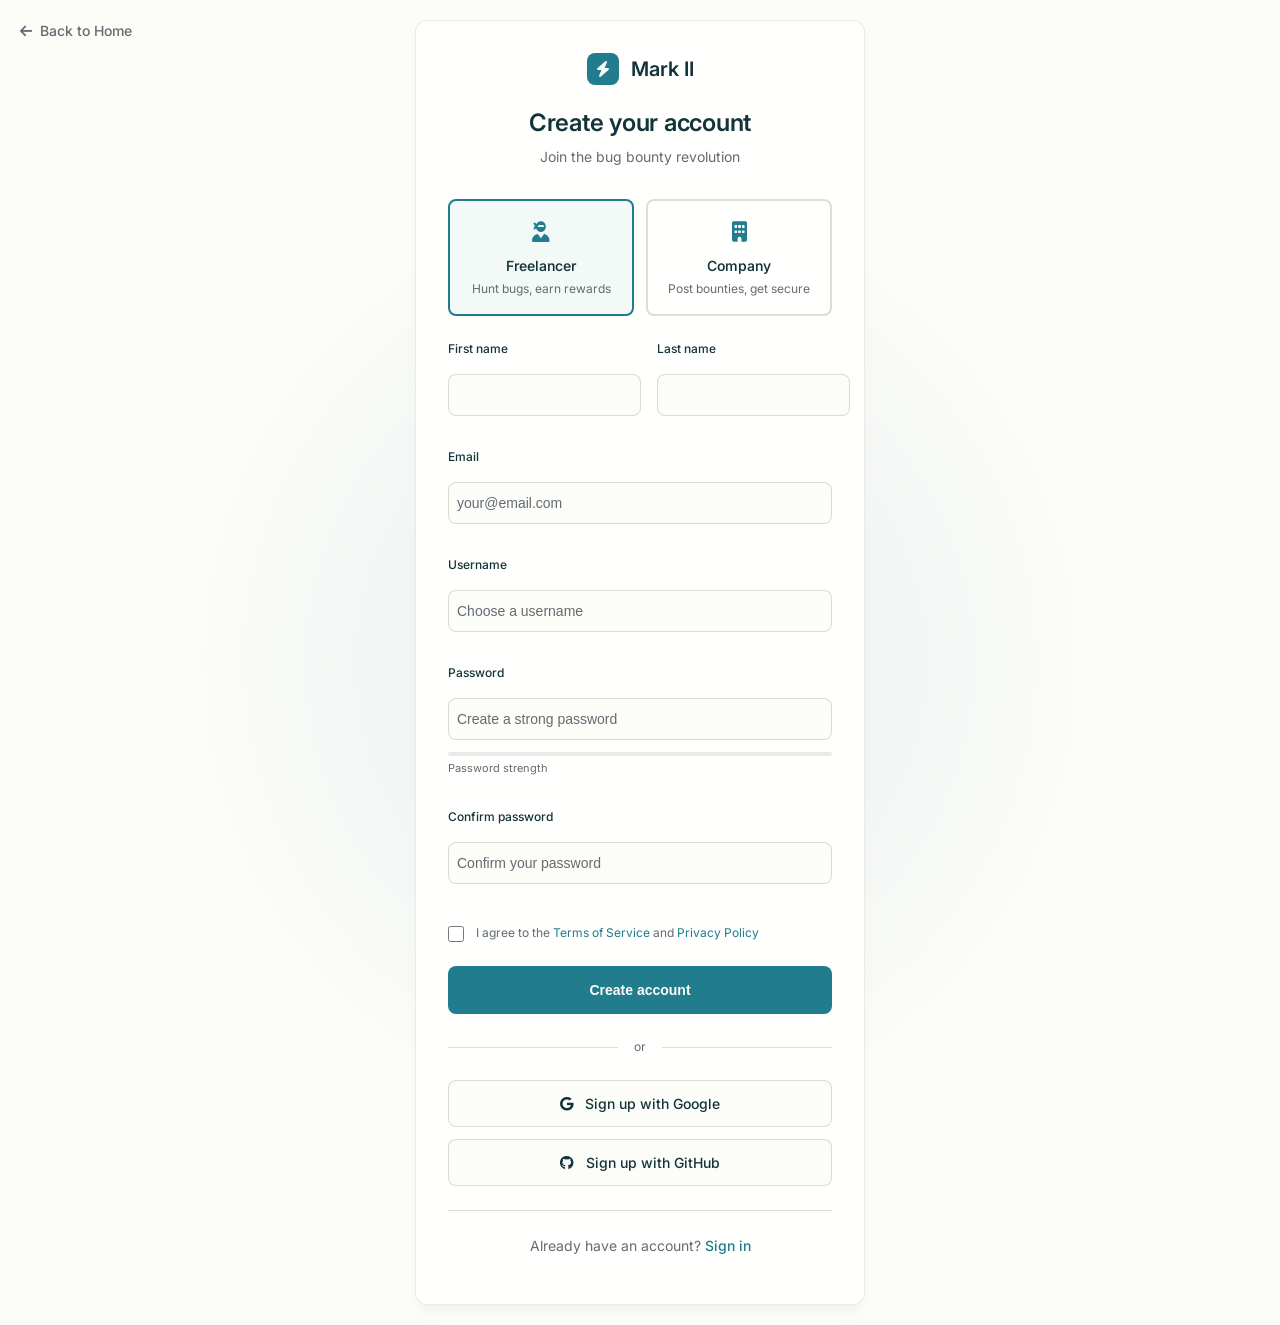
<file: register.html>
<!DOCTYPE html>
<html lang="en">
<head>
    <meta charset="UTF-8">
    <meta name="viewport" content="width=device-width, initial-scale=1.0">
    <title>Sign Up - Mark II Bug Bounty Platform</title>
    <link rel="stylesheet" href="../complete-styles.css">
    <link href="https://fonts.googleapis.com/css2?family=Inter:wght@300;400;500;600;700&display=swap" rel="stylesheet">
    <link rel="stylesheet" href="https://cdnjs.cloudflare.com/ajax/libs/font-awesome/6.0.0/css/all.min.css">
    <style>
        .auth-container {
            min-height: 100vh;
            display: flex;
            align-items: center;
            justify-content: center;
            padding: var(--space-20);
            background: radial-gradient(ellipse at center, rgba(var(--color-teal-500-rgb), 0.1) 0%, transparent 50%);
        }
        
        .auth-card {
            background: var(--color-surface);
            border-radius: var(--radius-lg);
            padding: var(--space-32);
            width: 100%;
            max-width: 450px;
            border: 1px solid var(--color-card-border);
            box-shadow: var(--shadow-lg);
        }
        
        .auth-header {
            text-align: center;
            margin-bottom: var(--space-32);
        }
        
        .auth-logo {
            display: flex;
            align-items: center;
            justify-content: center;
            gap: var(--space-12);
            margin-bottom: var(--space-24);
        }
        
        .auth-title {
            font-size: var(--font-size-3xl);
            font-weight: var(--font-weight-bold);
            color: var(--color-text);
            margin-bottom: var(--space-8);
        }
        
        .auth-subtitle {
            color: var(--color-text-secondary);
            font-size: var(--font-size-md);
        }
        
        .user-type-selector {
            display: grid;
            grid-template-columns: 1fr 1fr;
            gap: var(--space-12);
            margin-bottom: var(--space-24);
        }
        
        .user-type-option {
            position: relative;
            cursor: pointer;
        }
        
        .user-type-radio {
            position: absolute;
            opacity: 0;
        }
        
        .user-type-card {
            padding: var(--space-16);
            border: 2px solid var(--color-border);
            border-radius: var(--radius-base);
            text-align: center;
            transition: all var(--duration-fast) var(--ease-standard);
        }
        
        .user-type-radio:checked + .user-type-card {
            border-color: var(--color-primary);
            background: rgba(var(--color-teal-500-rgb), 0.05);
        }
        
        .user-type-icon {
            font-size: var(--font-size-2xl);
            color: var(--color-primary);
            margin-bottom: var(--space-8);
        }
        
        .user-type-title {
            font-weight: var(--font-weight-semibold);
            color: var(--color-text);
            margin-bottom: var(--space-4);
        }
        
        .user-type-desc {
            font-size: var(--font-size-sm);
            color: var(--color-text-secondary);
        }
        
        .auth-form {
            display: flex;
            flex-direction: column;
            gap: var(--space-16);
        }
        
        .form-row {
            display: grid;
            grid-template-columns: 1fr 1fr;
            gap: var(--space-16);
        }
        
        .form-group {
            display: flex;
            flex-direction: column;
            gap: var(--space-8);
        }
        
        .form-label {
            font-weight: var(--font-weight-medium);
            color: var(--color-text);
            font-size: var(--font-size-sm);
        }
        
        .form-input {
            padding: var(--space-12) var(--space-8);
            border: 1px solid var(--color-border);
            border-radius: var(--radius-base);
            background: var(--color-background);
            color: var(--color-text);
            font-size: var(--font-size-md);
            transition: all var(--duration-fast) var(--ease-standard);
        }
        
        .form-input:focus {
            outline: none;
            border-color: var(--color-primary);
            box-shadow: var(--focus-ring);
        }
        
        .form-input::placeholder {
            color: var(--color-text-secondary);
        }
        
        .terms-group {
            display: flex;
            align-items: flex-start;
            gap: var(--space-12);
            margin-top: var(--space-8);
        }
        
        .checkbox {
            width: var(--space-16);
            height: var(--space-16);
            margin-top: var(--space-2);
            accent-color: var(--color-primary);
        }
        
        .terms-text {
            font-size: var(--font-size-sm);
            color: var(--color-text-secondary);
            line-height: var(--line-height-normal);
        }
        
        .terms-link {
            color: var(--color-primary);
            text-decoration: none;
        }
        
        .terms-link:hover {
            color: var(--color-primary-hover);
        }
        
        .register-btn {
            background: var(--color-primary);
            color: var(--color-btn-primary-text);
            border: none;
            padding: var(--space-16) var(--space-24);
            border-radius: var(--radius-base);
            font-weight: var(--font-weight-semibold);
            font-size: var(--font-size-md);
            cursor: pointer;
            transition: all var(--duration-normal) var(--ease-standard);
            margin-top: var(--space-8);
        }
        
        .register-btn:hover {
            background: var(--color-primary-hover);
            transform: translateY(-2px);
            box-shadow: 0 8px 25px rgba(var(--color-teal-500-rgb), 0.4);
        }
        
        .register-btn:disabled {
            opacity: 0.5;
            cursor: not-allowed;
            transform: none;
            box-shadow: none;
        }
        
        .auth-divider {
            display: flex;
            align-items: center;
            gap: var(--space-16);
            margin: var(--space-24) 0;
        }
        
        .divider-line {
            flex: 1;
            height: 1px;
            background: var(--color-border);
        }
        
        .divider-text {
            color: var(--color-text-secondary);
            font-size: var(--font-size-sm);
        }
        
        .social-login {
            display: flex;
            flex-direction: column;
            gap: var(--space-12);
        }
        
        .social-btn {
            display: flex;
            align-items: center;
            justify-content: center;
            gap: var(--space-12);
            padding: var(--space-12) var(--space-16);
            border: 1px solid var(--color-border);
            border-radius: var(--radius-base);
            background: var(--color-background);
            color: var(--color-text);
            text-decoration: none;
            font-weight: var(--font-weight-medium);
            transition: all var(--duration-fast) var(--ease-standard);
        }
        
        .social-btn:hover {
            background: var(--color-secondary);
            border-color: var(--color-primary);
        }
        
        .auth-footer {
            text-align: center;
            margin-top: var(--space-24);
            padding-top: var(--space-24);
            border-top: 1px solid var(--color-border);
        }
        
        .auth-footer-text {
            color: var(--color-text-secondary);
            font-size: var(--font-size-md);
        }
        
        .auth-footer-link {
            color: var(--color-primary);
            text-decoration: none;
            font-weight: var(--font-weight-medium);
        }
        
        .auth-footer-link:hover {
            color: var(--color-primary-hover);
        }
        
        .back-home {
            position: fixed;
            top: var(--space-20);
            left: var(--space-20);
            display: flex;
            align-items: center;
            gap: var(--space-8);
            color: var(--color-text-secondary);
            text-decoration: none;
            font-weight: var(--font-weight-medium);
            transition: color var(--duration-fast) var(--ease-standard);
        }
        
        .back-home:hover {
            color: var(--color-text);
        }
        
        .password-strength {
            margin-top: var(--space-4);
        }
        
        .strength-bar {
            width: 100%;
            height: 4px;
            background: var(--color-secondary);
            border-radius: 2px;
            overflow: hidden;
            margin-bottom: var(--space-4);
        }
        
        .strength-fill {
            height: 100%;
            background: var(--color-error);
            width: 0%;
            transition: all var(--duration-fast) var(--ease-standard);
        }
        
        .strength-text {
            font-size: var(--font-size-xs);
            color: var(--color-text-secondary);
        }
        
        @media (max-width: 480px) {
            .user-type-selector {
                grid-template-columns: 1fr;
            }
            
            .form-row {
                grid-template-columns: 1fr;
                gap: var(--space-16);
            }
            
            .auth-card {
                padding: var(--space-24);
            }
        }
    </style>
</head>
<body>
    <a href="../index.html" class="back-home">
        <i class="fas fa-arrow-left"></i>
        Back to Home
    </a>

    <div class="auth-container">
        <div class="auth-card">
            <div class="auth-header">
                <div class="auth-logo">
                    <div class="logo-icon">
                        <i class="fas fa-bolt"></i>
                    </div>
                    <span class="logo-text">Mark II</span>
                </div>
                <h1 class="auth-title">Create your account</h1>
                <p class="auth-subtitle">Join the bug bounty revolution</p>
            </div>

            <!-- User Type Selection -->
            <div class="user-type-selector">
                <label class="user-type-option">
                    <input type="radio" name="userType" value="freelancer" class="user-type-radio" checked>
                    <div class="user-type-card">
                        <div class="user-type-icon">
                            <i class="fas fa-user-ninja"></i>
                        </div>
                        <div class="user-type-title">Freelancer</div>
                        <div class="user-type-desc">Hunt bugs, earn rewards</div>
                    </div>
                </label>
                
                <label class="user-type-option">
                    <input type="radio" name="userType" value="company" class="user-type-radio">
                    <div class="user-type-card">
                        <div class="user-type-icon">
                            <i class="fas fa-building"></i>
                        </div>
                        <div class="user-type-title">Company</div>
                        <div class="user-type-desc">Post bounties, get secure</div>
                    </div>
                </label>
            </div>

            <form class="auth-form" id="registerForm">
                <div class="form-row">
                    <div class="form-group">
                        <label class="form-label" for="firstName">First name</label>
                        <input 
                            type="text" 
                            id="firstName" 
                            class="form-input" 
                            placeholder=""
                            required
                        >
                    </div>
                    <div class="form-group">
                        <label class="form-label" for="lastName">Last name</label>
                        <input 
                            type="text" 
                            id="lastName" 
                            class="form-input" 
                            placeholder=""
                            required
                        >
                    </div>
                </div>

                <div class="form-group">
                    <label class="form-label" for="email">Email</label>
                    <input 
                        type="email" 
                        id="email" 
                        class="form-input" 
                        placeholder="your@email.com"
                        required
                    >
                </div>

                <div class="form-group">
                    <label class="form-label" for="username">Username</label>
                    <input 
                        type="text" 
                        id="username" 
                        class="form-input" 
                        placeholder="Choose a username"
                        required
                    >
                </div>

                <div class="form-group">
                    <label class="form-label" for="password">Password</label>
                    <input 
                        type="password" 
                        id="password" 
                        class="form-input" 
                        placeholder="Create a strong password"
                        required
                    >
                    <div class="password-strength">
                        <div class="strength-bar">
                            <div class="strength-fill" id="strengthFill"></div>
                        </div>
                        <div class="strength-text" id="strengthText">Password strength</div>
                    </div>
                </div>

                <div class="form-group">
                    <label class="form-label" for="confirmPassword">Confirm password</label>
                    <input 
                        type="password" 
                        id="confirmPassword" 
                        class="form-input" 
                        placeholder="Confirm your password"
                        required
                    >
                </div>

                <div class="terms-group">
                    <input type="checkbox" id="terms" class="checkbox" required>
                    <label for="terms" class="terms-text">
                        I agree to the <a href="#" class="terms-link">Terms of Service</a> 
                        and <a href="#" class="terms-link">Privacy Policy</a>
                    </label>
                </div>

                <button type="submit" class="register-btn">Create account</button>
            </form>

            <div class="auth-divider">
                <div class="divider-line"></div>
                <span class="divider-text">or</span>
                <div class="divider-line"></div>
            </div>

            <div class="social-login">
                <a href="#" class="social-btn">
                    <i class="fab fa-google"></i>
                    Sign up with Google
                </a>
                <a href="#" class="social-btn">
                    <i class="fab fa-github"></i>
                    Sign up with GitHub
                </a>
            </div>

            <div class="auth-footer">
                <p class="auth-footer-text">
                    Already have an account? 
                    <a href="../login.html" class="auth-footer-link">Sign in</a>
                </p>
            </div>
        </div>
    </div>

    <script>
        // Password strength checker
        function checkPasswordStrength(password) {
            let strength = 0;
            let feedback = 'Weak';
            
            if (password.length >= 8) strength += 1;
            if (password.match(/[a-z]/)) strength += 1;
            if (password.match(/[A-Z]/)) strength += 1;
            if (password.match(/[0-9]/)) strength += 1;
            if (password.match(/[^a-zA-Z0-9]/)) strength += 1;
            
            const strengthFill = document.getElementById('strengthFill');
            const strengthText = document.getElementById('strengthText');
            
            switch (strength) {
                case 0:
                case 1:
                    strengthFill.style.width = '20%';
                    strengthFill.style.background = 'var(--color-error)';
                    feedback = 'Very weak';
                    break;
                case 2:
                    strengthFill.style.width = '40%';
                    strengthFill.style.background = 'var(--color-warning)';
                    feedback = 'Weak';
                    break;
                case 3:
                    strengthFill.style.width = '60%';
                    strengthFill.style.background = 'var(--color-warning)';
                    feedback = 'Good';
                    break;
                case 4:
                    strengthFill.style.width = '80%';
                    strengthFill.style.background = 'var(--color-success)';
                    feedback = 'Strong';
                    break;
                case 5:
                    strengthFill.style.width = '100%';
                    strengthFill.style.background = 'var(--color-success)';
                    feedback = 'Very strong';
                    break;
            }
            
            strengthText.textContent = feedback;
        }

        // Form submission handling
        document.getElementById('registerForm').addEventListener('submit', function(e) {
            e.preventDefault();
            
            const formData = {
                userType: document.querySelector('input[name="userType"]:checked').value,
                firstName: document.getElementById('firstName').value,
                lastName: document.getElementById('lastName').value,
                email: document.getElementById('email').value,
                username: document.getElementById('username').value,
                password: document.getElementById('password').value,
                confirmPassword: document.getElementById('confirmPassword').value,
                terms: document.getElementById('terms').checked
            };
            
            // Validation
            if (formData.password !== formData.confirmPassword) {
                showNotification('Passwords do not match', 'error');
                return;
            }
            
            if (formData.password.length < 8) {
                showNotification('Password must be at least 8 characters', 'error');
                return;
            }
            
            if (!formData.terms) {
                showNotification('Please accept the terms and conditions', 'error');
                return;
            }
            
            // Show success message
            showNotification('Account created successfully! Redirecting...', 'success');
            
            // Simulate registration and redirect
            setTimeout(() => {
                if (formData.userType === 'company') {
                    window.location.href = '../dashboard/company.html';
                } else {
                    window.location.href = '../dashboard/freelancer.html';
                }
            }, 1500);
        });

        // Password strength checker
        document.getElementById('password').addEventListener('input', function(e) {
            checkPasswordStrength(e.target.value);
        });

        // Notification system
        function showNotification(message, type = 'info') {
            const notification = document.createElement('div');
            notification.className = `notification notification-${type}`;
            notification.innerHTML = `
                <span>${message}</span>
                <button class="notification-close">&times;</button>
            `;
            
            document.body.appendChild(notification);
            
            setTimeout(() => {
                notification.classList.add('notification-hide');
                setTimeout(() => {
                    notification.remove();
                }, 300);
            }, 5000);
            
            notification.querySelector('.notification-close').addEventListener('click', () => {
                notification.classList.add('notification-hide');
                setTimeout(() => {
                    notification.remove();
                }, 300);
            });
        }

        // Add notification styles
        const notificationStyles = `
            .notification {
                position: fixed;
                top: 20px;
                right: 20px;
                background: rgba(220, 38, 38, 0.9);
                color: white;
                padding: 16px 20px;
                border-radius: 8px;
                display: flex;
                align-items: center;
                justify-content: space-between;
                gap: 16px;
                z-index: 10000;
                animation: slideIn 0.3s ease-out;
            }
            
            .notification-success {
                background: rgba(34, 197, 94, 0.9);
            }
            
            .notification-error {
                background: rgba(239, 68, 68, 0.9);
            }
            
            .notification-hide {
                animation: slideOut 0.3s ease-in;
            }
            
            .notification-close {
                background: none;
                border: none;
                color: white;
                font-size: 18px;
                cursor: pointer;
                padding: 0;
            }
            
            @keyframes slideIn {
                from { transform: translateX(100%); opacity: 0; }
                to { transform: translateX(0); opacity: 1; }
            }
            
            @keyframes slideOut {
                from { transform: translateX(0); opacity: 1; }
                to { transform: translateX(100%); opacity: 0; }
            }
        `;
        
        const styleSheet = document.createElement('style');
        styleSheet.textContent = notificationStyles;
        document.head.appendChild(styleSheet);
    </script>
</body>
</html>
</file>
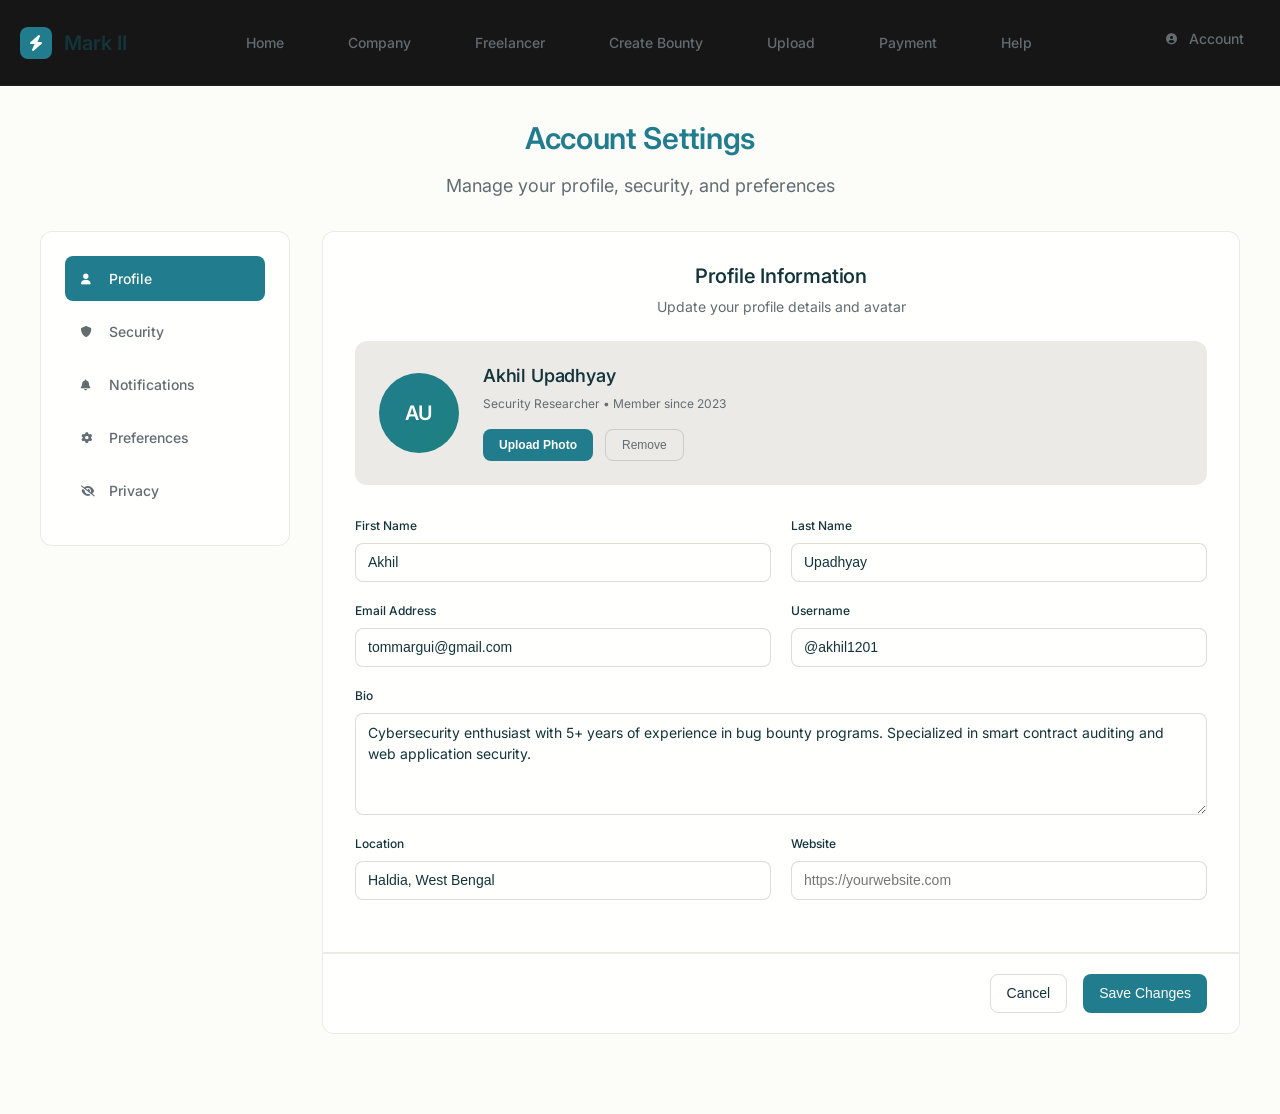
<file: settings.html>
<!DOCTYPE html>
<html lang="en">
<head>
    <meta charset="UTF-8">
    <meta name="viewport" content="width=device-width, initial-scale=1.0">
    <title>Profile Settings - Mark II</title>
    <link rel="stylesheet" href="../complete-styles.css">
    <link href="https://fonts.googleapis.com/css2?family=Inter:wght@300;400;500;600;700&display=swap" rel="stylesheet">
    <link rel="stylesheet" href="https://cdnjs.cloudflare.com/ajax/libs/font-awesome/6.0.0/css/all.min.css">
    <style>
        .settings-container {
            padding: 120px 0 80px;
            min-height: 100vh;
        }
        
        .settings-header {
            text-align: center;
            margin-bottom: var(--space-32);
        }
        
        .settings-title {
            font-size: var(--font-size-4xl);
            font-weight: var(--font-weight-bold);
            color: var(--color-primary);
            margin-bottom: var(--space-16);
        }
        
        .settings-subtitle {
            font-size: var(--font-size-xl);
            color: var(--color-text-secondary);
            max-width: 600px;
            margin: 0 auto;
        }
        
        .settings-content {
            display: grid;
            grid-template-columns: 250px 1fr;
            gap: var(--space-32);
            max-width: 1200px;
            margin: 0 auto;
        }
        
        .settings-nav {
            background: var(--color-surface);
            border-radius: var(--radius-lg);
            border: 1px solid var(--color-card-border);
            padding: var(--space-24);
            height: fit-content;
            position: sticky;
            top: 100px;
        }
        
        .nav-list {
            list-style: none;
            margin: 0;
            padding: 0;
        }
        
        .nav-item {
            margin-bottom: var(--space-8);
        }
        
        .nav-link {
            display: flex;
            align-items: center;
            gap: var(--space-12);
            padding: var(--space-12) var(--space-16);
            color: var(--color-text-secondary);
            text-decoration: none;
            border-radius: var(--radius-base);
            transition: all var(--duration-normal) var(--ease-standard);
            font-size: var(--font-size-md);
        }
        
        .nav-link:hover {
            background: var(--color-secondary);
            color: var(--color-text);
        }
        
        .nav-link.active {
            background: var(--color-primary);
            color: var(--color-btn-primary-text);
        }
        
        .nav-icon {
            width: var(--space-16);
            font-size: var(--font-size-sm);
        }
        
        .settings-main {
            background: var(--color-surface);
            border-radius: var(--radius-lg);
            border: 1px solid var(--color-card-border);
            overflow: hidden;
        }
        
        .settings-section {
            padding: var(--space-32);
            border-bottom: 1px solid var(--color-card-border-inner);
            display: none;
        }
        
        .settings-section.active {
            display: block;
        }
        
        .settings-section:last-child {
            border-bottom: none;
        }
        
        .section-header {
            margin-bottom: var(--space-24);
        }
        
        .section-title {
            font-size: var(--font-size-2xl);
            font-weight: var(--font-weight-semibold);
            color: var(--color-text);
            margin-bottom: var(--space-8);
        }
        
        .section-desc {
            font-size: var(--font-size-md);
            color: var(--color-text-secondary);
        }
        
        .form-row {
            display: grid;
            grid-template-columns: 1fr 1fr;
            gap: var(--space-20);
            margin-bottom: var(--space-20);
        }
        
        .form-row.full {
            grid-template-columns: 1fr;
        }
        
        .form-field {
            display: flex;
            flex-direction: column;
        }
        
        .avatar-section {
            display: flex;
            align-items: center;
            gap: var(--space-24);
            margin-bottom: var(--space-32);
            padding: var(--space-24);
            background: var(--color-secondary);
            border-radius: var(--radius-lg);
        }
        
        .avatar-image {
            width: 80px;
            height: 80px;
            border-radius: var(--radius-full);
            background: linear-gradient(135deg, var(--color-primary), var(--color-primary-hover));
            display: flex;
            align-items: center;
            justify-content: center;
            color: var(--color-btn-primary-text);
            font-size: var(--font-size-2xl);
            font-weight: var(--font-weight-bold);
        }
        
        .avatar-info h3 {
            font-size: var(--font-size-xl);
            font-weight: var(--font-weight-semibold);
            color: var(--color-text);
            margin: 0 0 var(--space-8) 0;
        }
        
        .avatar-meta {
            font-size: var(--font-size-sm);
            color: var(--color-text-secondary);
            margin-bottom: var(--space-16);
        }
        
        .avatar-actions {
            display: flex;
            gap: var(--space-12);
        }
        
        .btn-upload {
            background: var(--color-primary);
            color: var(--color-btn-primary-text);
            border: none;
            padding: var(--space-8) var(--space-16);
            border-radius: var(--radius-base);
            font-size: var(--font-size-sm);
            font-weight: var(--font-weight-semibold);
            cursor: pointer;
            transition: all var(--duration-normal) var(--ease-standard);
        }
        
        .btn-upload:hover {
            background: var(--color-primary-hover);
        }
        
        .btn-remove {
            background: transparent;
            color: var(--color-text-secondary);
            border: 1px solid var(--color-border);
            padding: var(--space-8) var(--space-16);
            border-radius: var(--radius-base);
            font-size: var(--font-size-sm);
            cursor: pointer;
            transition: all var(--duration-normal) var(--ease-standard);
        }
        
        .btn-remove:hover {
            color: var(--color-error);
            border-color: var(--color-error);
        }
        
        .security-item {
            display: flex;
            justify-content: space-between;
            align-items: center;
            padding: var(--space-20);
            border: 1px solid var(--color-border);
            border-radius: var(--radius-lg);
            margin-bottom: var(--space-16);
            transition: all var(--duration-normal) var(--ease-standard);
        }
        
        .security-item:hover {
            background: var(--color-secondary);
        }
        
        .security-info {
            display: flex;
            align-items: center;
            gap: var(--space-16);
        }
        
        .security-icon {
            width: var(--space-32);
            height: var(--space-32);
            border-radius: var(--radius-base);
            display: flex;
            align-items: center;
            justify-content: center;
            font-size: var(--font-size-sm);
        }
        
        .security-icon.enabled {
            background: var(--color-success);
            color: white;
        }
        
        .security-icon.disabled {
            background: var(--color-secondary);
            color: var(--color-text-secondary);
        }
        
        .security-details h4 {
            font-size: var(--font-size-lg);
            font-weight: var(--font-weight-semibold);
            color: var(--color-text);
            margin: 0 0 var(--space-4) 0;
        }
        
        .security-desc {
            font-size: var(--font-size-sm);
            color: var(--color-text-secondary);
        }
        
        .security-status {
            display: flex;
            align-items: center;
            gap: var(--space-12);
        }
        
        .status-badge {
            padding: var(--space-4) var(--space-12);
            border-radius: var(--radius-full);
            font-size: var(--font-size-xs);
            font-weight: var(--font-weight-semibold);
        }
        
        .status-badge.enabled {
            background: rgba(var(--color-success-rgb), 0.15);
            color: var(--color-success);
        }
        
        .status-badge.disabled {
            background: var(--color-secondary);
            color: var(--color-text-secondary);
        }
        
        .preference-item {
            display: flex;
            justify-content: space-between;
            align-items: center;
            padding: var(--space-16) 0;
            border-bottom: 1px solid var(--color-card-border-inner);
        }
        
        .preference-item:last-child {
            border-bottom: none;
        }
        
        .preference-info h4 {
            font-size: var(--font-size-md);
            color: var(--color-text);
            margin: 0 0 var(--space-4) 0;
        }
        
        .preference-desc {
            font-size: var(--font-size-sm);
            color: var(--color-text-secondary);
        }
        
        .toggle {
            position: relative;
            width: 48px;
            height: 24px;
        }
        
        .toggle-input {
            opacity: 0;
            width: 0;
            height: 0;
        }
        
        .toggle-slider {
            position: absolute;
            cursor: pointer;
            top: 0;
            left: 0;
            right: 0;
            bottom: 0;
            background: var(--color-border);
            transition: all var(--duration-normal) var(--ease-standard);
            border-radius: var(--radius-full);
        }
        
        .toggle-slider:before {
            position: absolute;
            content: "";
            height: 20px;
            width: 20px;
            left: 2px;
            bottom: 2px;
            background: white;
            transition: all var(--duration-normal) var(--ease-standard);
            border-radius: var(--radius-full);
        }
        
        .toggle-input:checked + .toggle-slider {
            background: var(--color-primary);
        }
        
        .toggle-input:checked + .toggle-slider:before {
            transform: translateX(24px);
        }
        
        .danger-zone {
            background: rgba(var(--color-error-rgb), 0.05);
            border: 1px solid rgba(var(--color-error-rgb), 0.2);
            border-radius: var(--radius-lg);
            padding: var(--space-24);
            margin-top: var(--space-32);
        }
        
        .danger-title {
            font-size: var(--font-size-lg);
            font-weight: var(--font-weight-semibold);
            color: var(--color-error);
            margin-bottom: var(--space-16);
            display: flex;
            align-items: center;
            gap: var(--space-8);
        }
        
        .danger-actions {
            display: flex;
            gap: var(--space-16);
        }
        
        .btn-danger {
            background: var(--color-error);
            color: white;
            border: none;
            padding: var(--space-12) var(--space-20);
            border-radius: var(--radius-base);
            font-weight: var(--font-weight-semibold);
            cursor: pointer;
            transition: all var(--duration-normal) var(--ease-standard);
        }
        
        .btn-danger:hover {
            background: var(--color-error);
            opacity: 0.9;
        }
        
        .save-bar {
            position: sticky;
            bottom: 0;
            left: 0;
            right: 0;
            background: var(--color-surface);
            border-top: 1px solid var(--color-card-border-inner);
            padding: var(--space-20) var(--space-32);
            display: flex;
            justify-content: flex-end;
            gap: var(--space-16);
            z-index: 10;
        }
        
        @media (max-width: 768px) {
            .settings-content {
                grid-template-columns: 1fr;
            }
            
            .settings-nav {
                position: static;
                margin-bottom: var(--space-24);
            }
            
            .form-row {
                grid-template-columns: 1fr;
            }
            
            .avatar-section {
                flex-direction: column;
                text-align: center;
            }
        }
    </style>
</head>
<body>
    <!-- Header -->
    <header class="header">
        <div class="container">
            <div class="nav-wrapper">
                <div class="logo">
                    <div class="logo-icon">
                        <i class="fas fa-bolt"></i>
                    </div>
                    <span class="logo-text">Mark II</span>
                </div>
                
                <nav class="nav">
                    <a href="../index.html" class="nav-link">Home</a>
                    <a href="../company.html" class="nav-link">Company</a>
                    <a href="../freelancer.html" class="nav-link">Freelancer</a>
                    <a href="../create.html" class="nav-link">Create Bounty</a>
                    <a href="../upload.html" class="nav-link">Upload</a>
                    <a href="../payment.html" class="nav-link">Payment</a>
                    <a href="../faq.html" class="nav-link">Help</a>
                </nav>
                
                <div class="nav-item">
                    <a href="../settings.html" class="nav-link">
                        <i class="fas fa-user-circle"></i> Account
                    </a>
                </div>
            </div>
        </div>
    </header>

    <!-- Settings Content -->
    <div class="settings-container">
        <div class="container">
            <div class="settings-header">
                <h1 class="settings-title">Account Settings</h1>
                <p class="settings-subtitle">Manage your profile, security, and preferences</p>
            </div>

            <div class="settings-content">
                <!-- Settings Navigation -->
                <nav class="settings-nav">
                    <ul class="nav-list">
                        <li class="nav-item">
                            <a href="#profile" class="nav-link active" data-section="profile">
                                <i class="fas fa-user nav-icon"></i>
                                Profile
                            </a>
                        </li>
                        <li class="nav-item">
                            <a href="#security" class="nav-link" data-section="security">
                                <i class="fas fa-shield-alt nav-icon"></i>
                                Security
                            </a>
                        </li>
                        <li class="nav-item">
                            <a href="#notifications" class="nav-link" data-section="notifications">
                                <i class="fas fa-bell nav-icon"></i>
                                Notifications
                            </a>
                        </li>
                        <li class="nav-item">
                            <a href="#preferences" class="nav-link" data-section="preferences">
                                <i class="fas fa-cog nav-icon"></i>
                                Preferences
                            </a>
                        </li>
                        <li class="nav-item">
                            <a href="#privacy" class="nav-link" data-section="privacy">
                                <i class="fas fa-eye-slash nav-icon"></i>
                                Privacy
                            </a>
                        </li>
                    </ul>
                </nav>

                <!-- Settings Main Content -->
                <div class="settings-main">
                    <!-- Profile Section -->
                    <section class="settings-section active" id="profile">
                        <div class="section-header">
                            <h2 class="section-title">Profile Information</h2>
                            <p class="section-desc">Update your profile details and avatar</p>
                        </div>
                        
                        <div class="avatar-section">
                            <div class="avatar-image">AU</div>
                            <div class="avatar-info">
                                <h3>Akhil Upadhyay</h3>
                                <div class="avatar-meta">Security Researcher • Member since 2023</div>
                                <div class="avatar-actions">
                                    <button class="btn-upload">Upload Photo</button>
                                    <button class="btn-remove">Remove</button>
                                </div>
                            </div>
                        </div>
                        
                        <form>
                            <div class="form-row">
                                <div class="form-field">
                                    <label class="form-label">First Name</label>
                                    <input type="text" class="form-control" value="Akhil" required>
                                </div>
                                <div class="form-field">
                                    <label class="form-label">Last Name</label>
                                    <input type="text" class="form-control" value="Upadhyay" required>
                                </div>
                            </div>
                            
                            <div class="form-row">
                                <div class="form-field">
                                    <label class="form-label">Email Address</label>
                                    <input type="email" class="form-control" value="tommargui@gmail.com" required>
                                </div>
                                <div class="form-field">
                                    <label class="form-label">Username</label>
                                    <input type="text" class="form-control" value="@akhil1201" required>
                                </div>
                            </div>
                            
                            <div class="form-row full">
                                <div class="form-field">
                                    <label class="form-label">Bio</label>
                                    <textarea class="form-control" rows="4" placeholder="Tell us about yourself...">Cybersecurity enthusiast with 5+ years of experience in bug bounty programs. Specialized in smart contract auditing and web application security.</textarea>
                                </div>
                            </div>
                            
                            <div class="form-row">
                                <div class="form-field">
                                    <label class="form-label">Location</label>
                                    <input type="text" class="form-control" value="Haldia, West Bengal">
                                </div>
                                <div class="form-field">
                                    <label class="form-label">Website</label>
                                    <input type="url" class="form-control" placeholder="https://yourwebsite.com">
                                </div>
                            </div>
                        </form>
                    </section>

                    <!-- Security Section -->
                    <section class="settings-section" id="security">
                        <div class="section-header">
                            <h2 class="section-title">Security Settings</h2>
                            <p class="section-desc">Manage your account security and authentication</p>
                        </div>
                        
                        <div class="security-item">
                            <div class="security-info">
                                <div class="security-icon enabled">
                                    <i class="fas fa-key"></i>
                                </div>
                                <div class="security-details">
                                    <h4>Password</h4>
                                    <div class="security-desc">Last changed 30 days ago</div>
                                </div>
                            </div>
                            <div class="security-status">
                                <span class="status-badge enabled">Strong</span>
                                <button class="btn btn--outline btn--sm">Change</button>
                            </div>
                        </div>
                        
                        <div class="security-item">
                            <div class="security-info">
                                <div class="security-icon enabled">
                                    <i class="fas fa-mobile-alt"></i>
                                </div>
                                <div class="security-details">
                                    <h4>Two-Factor Authentication</h4>
                                    <div class="security-desc">SMS authentication enabled</div>
                                </div>
                            </div>
                            <div class="security-status">
                                <span class="status-badge enabled">Enabled</span>
                                <button class="btn btn--outline btn--sm">Manage</button>
                            </div>
                        </div>
                        
                        <div class="security-item">
                            <div class="security-info">
                                <div class="security-icon disabled">
                                    <i class="fas fa-fingerprint"></i>
                                </div>
                                <div class="security-details">
                                    <h4>Biometric Authentication</h4>
                                    <div class="security-desc">Use fingerprint or face recognition</div>
                                </div>
                            </div>
                            <div class="security-status">
                                <span class="status-badge disabled">Disabled</span>
                                <button class="btn btn--primary btn--sm">Enable</button>
                            </div>
                        </div>
                        
                        <div class="security-item">
                            <div class="security-info">
                                <div class="security-icon enabled">
                                    <i class="fas fa-shield-alt"></i>
                                </div>
                                <div class="security-details">
                                    <h4>Login Alerts</h4>
                                    <div class="security-desc">Get notified of new logins</div>
                                </div>
                            </div>
                            <div class="security-status">
                                <span class="status-badge enabled">Enabled</span>
                                <button class="btn btn--outline btn--sm">Configure</button>
                            </div>
                        </div>
                    </section>

                    <!-- Notifications Section -->
                    <section class="settings-section" id="notifications">
                        <div class="section-header">
                            <h2 class="section-title">Notification Preferences</h2>
                            <p class="section-desc">Choose what notifications you want to receive</p>
                        </div>
                        
                        <div class="preference-item">
                            <div class="preference-info">
                                <h4>Email Notifications</h4>
                                <div class="preference-desc">Receive updates via email</div>
                            </div>
                            <label class="toggle">
                                <input type="checkbox" class="toggle-input" checked>
                                <span class="toggle-slider"></span>
                            </label>
                        </div>
                        
                        <div class="preference-item">
                            <div class="preference-info">
                                <h4>Push Notifications</h4>
                                <div class="preference-desc">Browser and mobile push notifications</div>
                            </div>
                            <label class="toggle">
                                <input type="checkbox" class="toggle-input" checked>
                                <span class="toggle-slider"></span>
                            </label>
                        </div>
                        
                        <div class="preference-item">
                            <div class="preference-info">
                                <h4>New Bounty Programs</h4>
                                <div class="preference-desc">Get notified of new bounty opportunities</div>
                            </div>
                            <label class="toggle">
                                <input type="checkbox" class="toggle-input" checked>
                                <span class="toggle-slider"></span>
                            </label>
                        </div>
                        
                        <div class="preference-item">
                            <div class="preference-info">
                                <h4>Report Updates</h4>
                                <div class="preference-desc">Updates on your submitted reports</div>
                            </div>
                            <label class="toggle">
                                <input type="checkbox" class="toggle-input" checked>
                                <span class="toggle-slider"></span>
                            </label>
                        </div>
                        
                        <div class="preference-item">
                            <div class="preference-info">
                                <h4>Payment Notifications</h4>
                                <div class="preference-desc">Alerts for received payments</div>
                            </div>
                            <label class="toggle">
                                <input type="checkbox" class="toggle-input" checked>
                                <span class="toggle-slider"></span>
                            </label>
                        </div>
                        
                        <div class="preference-item">
                            <div class="preference-info">
                                <h4>Weekly Digest</h4>
                                <div class="preference-desc">Summary of platform activity</div>
                            </div>
                            <label class="toggle">
                                <input type="checkbox" class="toggle-input">
                                <span class="toggle-slider"></span>
                            </label>
                        </div>
                    </section>

                    <!-- Preferences Section -->
                    <section class="settings-section" id="preferences">
                        <div class="section-header">
                            <h2 class="section-title">Platform Preferences</h2>
                            <p class="section-desc">Customize your platform experience</p>
                        </div>
                        
                        <div class="form-row">
                            <div class="form-field">
                                <label class="form-label">Language</label>
                                <select class="form-control">
                                    <option value="en">English</option>
                                    <option value="es">Spanish</option>
                                    <option value="fr">French</option>
                                    <option value="de">German</option>
                                    <option value="zh">Chinese</option>
                                </select>
                            </div>
                            <div class="form-field">
                                <label class="form-label">Timezone</label>
                                <select class="form-control">
                                    <option value="utc">UTC</option>
                                    <option value="pst">Pacific Time (PT)</option>
                                    <option value="est">Eastern Time (ET)</option>
                                    <option value="gmt">Greenwich Mean Time (GMT)</option>
                                    <option value="cet">Central European Time (CET)</option>
                                </select>
                            </div>
                        </div>
                        
                        <div class="preference-item">
                            <div class="preference-info">
                                <h4>Dark Mode</h4>
                                <div class="preference-desc">Use dark theme for the interface</div>
                            </div>
                            <label class="toggle">
                                <input type="checkbox" class="toggle-input">
                                <span class="toggle-slider"></span>
                            </label>
                        </div>
                        
                        <div class="preference-item">
                            <div class="preference-info">
                                <h4>Auto-refresh Dashboard</h4>
                                <div class="preference-desc">Automatically refresh data every 30 seconds</div>
                            </div>
                            <label class="toggle">
                                <input type="checkbox" class="toggle-input" checked>
                                <span class="toggle-slider"></span>
                            </label>
                        </div>
                        
                        <div class="preference-item">
                            <div class="preference-info">
                                <h4>Show Advanced Features</h4>
                                <div class="preference-desc">Display advanced tools and settings</div>
                            </div>
                            <label class="toggle">
                                <input type="checkbox" class="toggle-input">
                                <span class="toggle-slider"></span>
                            </label>
                        </div>
                    </section>

                    <!-- Privacy Section -->
                    <section class="settings-section" id="privacy">
                        <div class="section-header">
                            <h2 class="section-title">Privacy Settings</h2>
                            <p class="section-desc">Control your privacy and data sharing preferences</p>
                        </div>
                        
                        <div class="preference-item">
                            <div class="preference-info">
                                <h4>Public Profile</h4>
                                <div class="preference-desc">Make your profile visible to other users</div>
                            </div>
                            <label class="toggle">
                                <input type="checkbox" class="toggle-input" checked>
                                <span class="toggle-slider"></span>
                            </label>
                        </div>
                        
                        <div class="preference-item">
                            <div class="preference-info">
                                <h4>Show Activity Status</h4>
                                <div class="preference-desc">Let others see when you're active</div>
                            </div>
                            <label class="toggle">
                                <input type="checkbox" class="toggle-input">
                                <span class="toggle-slider"></span>
                            </label>
                        </div>
                        
                        <div class="preference-item">
                            <div class="preference-info">
                                <h4>Analytics & Performance</h4>
                                <div class="preference-desc">Help improve the platform with usage data</div>
                            </div>
                            <label class="toggle">
                                <input type="checkbox" class="toggle-input" checked>
                                <span class="toggle-slider"></span>
                            </label>
                        </div>
                        
                        <div class="preference-item">
                            <div class="preference-info">
                                <h4>Marketing Communications</h4>
                                <div class="preference-desc">Receive updates about new features and events</div>
                            </div>
                            <label class="toggle">
                                <input type="checkbox" class="toggle-input">
                                <span class="toggle-slider"></span>
                            </label>
                        </div>
                        
                        <div class="danger-zone">
                            <h3 class="danger-title">
                                <i class="fas fa-exclamation-triangle"></i>
                                Danger Zone
                            </h3>
                            <p style="color: var(--color-text-secondary); margin-bottom: var(--space-20);">These actions cannot be undone. Please proceed with caution.</p>
                            <div class="danger-actions">
                                <button class="btn-danger">Export Data</button>
                                <button class="btn-danger">Delete Account</button>
                            </div>
                        </div>
                    </section>
                    
                    <!-- Save Bar -->
                    <div class="save-bar">
                        <button type="button" class="btn btn--outline">Cancel</button>
                        <button type="button" class="btn btn--primary">Save Changes</button>
                    </div>
                </div>
            </div>
        </div>
    </div>

    <script>
        // Navigation functionality
        const navLinks = document.querySelectorAll('.nav-link[data-section]');
        const sections = document.querySelectorAll('.settings-section');

        navLinks.forEach(link => {
            link.addEventListener('click', function(e) {
                e.preventDefault();
                const targetSection = this.getAttribute('data-section');
                
                // Update active nav link
                navLinks.forEach(nav => nav.classList.remove('active'));
                this.classList.add('active');
                
                // Show target section
                sections.forEach(section => section.classList.remove('active'));
                document.getElementById(targetSection).classList.add('active');
            });
        });

        // Toggle functionality
        const toggles = document.querySelectorAll('.toggle-input');
        toggles.forEach(toggle => {
            toggle.addEventListener('change', function() {
                console.log(`Setting changed: ${this.checked}`);
            });
        });

        // Save changes
        document.querySelector('.save-bar .btn--primary').addEventListener('click', function() {
            this.textContent = 'Saving...';
            this.disabled = true;
            
            setTimeout(() => {
                this.textContent = 'Saved!';
                setTimeout(() => {
                    this.textContent = 'Save Changes';
                    this.disabled = false;
                }, 1000);
            }, 1500);
        });

        // Avatar upload
        document.querySelector('.btn-upload').addEventListener('click', function() {
            const input = document.createElement('input');
            input.type = 'file';
            input.accept = 'image/*';
            input.click();
        });

        // Danger zone actions
        document.querySelector('.danger-actions .btn-danger:first-child').addEventListener('click', function() {
            alert('Exporting your data... This may take a few minutes.');
        });

        document.querySelector('.danger-actions .btn-danger:last-child').addEventListener('click', function() {
            if (confirm('Are you sure you want to delete your account? This action cannot be undone.')) {
                if (confirm('This will permanently delete all your data, reports, and rewards. Type DELETE to confirm.')) {
                    alert('Account deletion process initiated. You will receive an email with further instructions.');
                }
            }
        });
    </script>

    <script src="complete-script.js"></script>
</body>
</html>
</file>
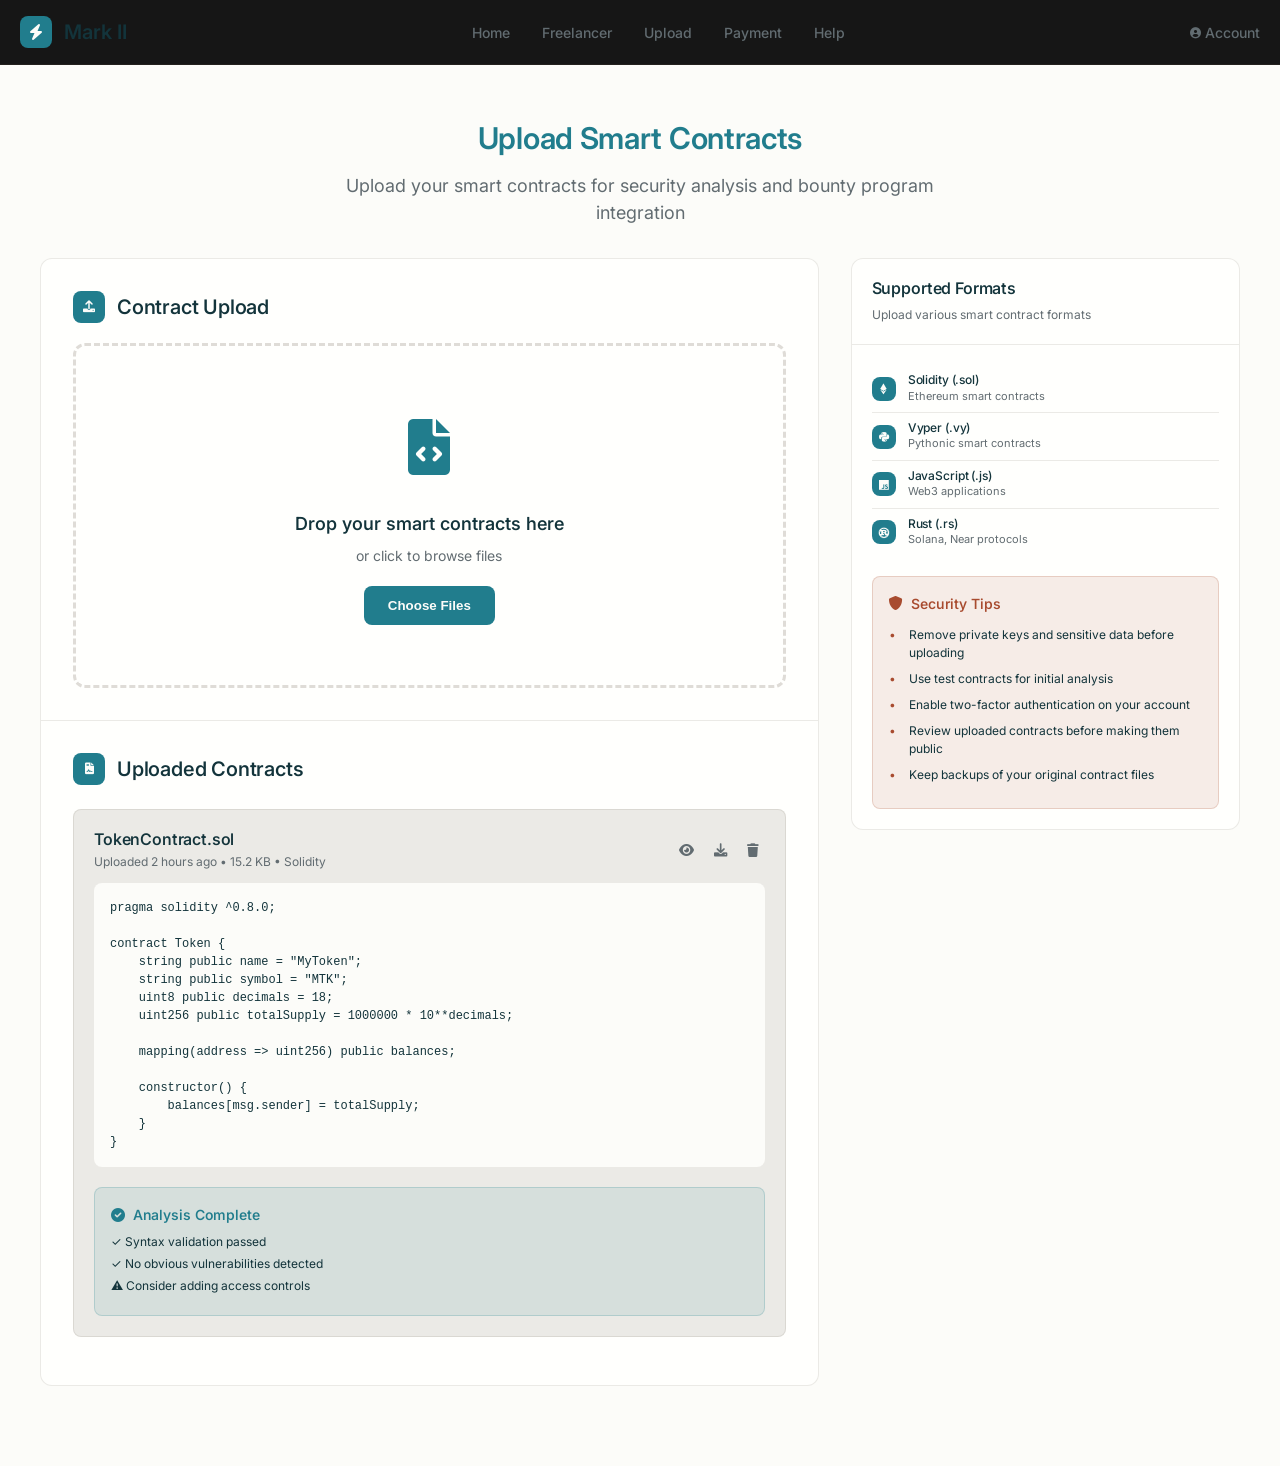
<file: upload.html>
<!DOCTYPE html>
<html lang="en">
<head>
    <meta charset="UTF-8">
    <meta name="viewport" content="width=device-width, initial-scale=1.0">
    <title>Upload Contract - Mark II</title>
    <link rel="stylesheet" href="../complete-styles.css">
    <link href="https://fonts.googleapis.com/css2?family=Inter:wght@300;400;500;600;700&display=swap" rel="stylesheet">
    <link rel="stylesheet" href="https://cdnjs.cloudflare.com/ajax/libs/font-awesome/6.0.0/css/all.min.css">
    <style>
        .upload-container {
            padding: 120px 0 80px;
            min-height: 100vh;
        }
        
        .upload-header {
            text-align: center;
            margin-bottom: var(--space-32);
        }
        
        .upload-title {
            font-size: var(--font-size-4xl);
            font-weight: var(--font-weight-bold);
            color: var(--color-primary);
            margin-bottom: var(--space-16);
        }
        
        .upload-subtitle {
            font-size: var(--font-size-xl);
            color: var(--color-text-secondary);
            max-width: 600px;
            margin: 0 auto;
        }
        
        .upload-content {
            display: grid;
            grid-template-columns: 2fr 1fr;
            gap: var(--space-32);
            max-width: 1200px;
            margin: 0 auto;
        }
        
        .main-upload {
            background: var(--color-surface);
            border-radius: var(--radius-lg);
            border: 1px solid var(--color-card-border);
            overflow: hidden;
        }
        
        .upload-section {
            padding: var(--space-32);
            border-bottom: 1px solid var(--color-card-border-inner);
        }
        
        .upload-section:last-child {
            border-bottom: none;
        }
        
        .section-title {
            font-size: var(--font-size-2xl);
            font-weight: var(--font-weight-semibold);
            color: var(--color-text);
            margin-bottom: var(--space-20);
            display: flex;
            align-items: center;
            gap: var(--space-12);
        }
        
        .section-icon {
            width: var(--space-32);
            height: var(--space-32);
            background: var(--color-primary);
            border-radius: var(--radius-base);
            display: flex;
            align-items: center;
            justify-content: center;
            color: var(--color-btn-primary-text);
            font-size: var(--font-size-sm);
        }
        
        .drag-drop-area {
            border: 3px dashed var(--color-border);
            border-radius: var(--radius-lg);
            padding: 60px var(--space-32);
            text-align: center;
            transition: all var(--duration-normal) var(--ease-standard);
            cursor: pointer;
            position: relative;
        }
        
        .drag-drop-area:hover,
        .drag-drop-area.dragover {
            border-color: var(--color-primary);
            background: rgba(var(--color-teal-500-rgb), 0.05);
        }
        
        .drag-drop-area.error {
            border-color: var(--color-error);
            background: rgba(var(--color-error-rgb), 0.05);
        }
        
        .upload-icon {
            font-size: 4rem;
            color: var(--color-primary);
            margin-bottom: var(--space-20);
        }
        
        .upload-text {
            font-size: var(--font-size-xl);
            color: var(--color-text);
            margin-bottom: var(--space-8);
            font-weight: var(--font-weight-semibold);
        }
        
        .upload-hint {
            font-size: var(--font-size-md);
            color: var(--color-text-secondary);
            margin-bottom: var(--space-20);
        }
        
        .upload-button {
            background: var(--color-primary);
            color: var(--color-btn-primary-text);
            border: none;
            padding: var(--space-12) var(--space-24);
            border-radius: var(--radius-base);
            font-weight: var(--font-weight-semibold);
            cursor: pointer;
            transition: all var(--duration-normal) var(--ease-standard);
        }
        
        .upload-button:hover {
            background: var(--color-primary-hover);
            transform: translateY(-2px);
        }
        
        .file-input {
            display: none;
        }
        
        .uploaded-contracts {
            margin-top: var(--space-24);
        }
        
        .contract-item {
            background: var(--color-secondary);
            border: 1px solid var(--color-card-border-inner);
            border-radius: var(--radius-base);
            padding: var(--space-20);
            margin-bottom: var(--space-16);
            transition: all var(--duration-normal) var(--ease-standard);
        }
        
        .contract-item:hover {
            background: var(--color-secondary-hover);
            border-color: var(--color-primary);
        }
        
        .contract-header {
            display: flex;
            justify-content: space-between;
            align-items: center;
            margin-bottom: var(--space-12);
        }
        
        .contract-info h4 {
            font-size: var(--font-size-lg);
            font-weight: var(--font-weight-semibold);
            color: var(--color-text);
            margin: 0 0 var(--space-4) 0;
        }
        
        .contract-meta {
            font-size: var(--font-size-sm);
            color: var(--color-text-secondary);
        }
        
        .contract-actions {
            display: flex;
            gap: var(--space-8);
        }
        
        .action-btn {
            background: none;
            border: none;
            color: var(--color-text-secondary);
            cursor: pointer;
            padding: var(--space-6);
            border-radius: var(--radius-base);
            transition: all var(--duration-normal) var(--ease-standard);
        }
        
        .action-btn:hover {
            background: var(--color-secondary);
            color: var(--color-text);
        }
        
        .action-btn.delete:hover {
            color: var(--color-error);
        }
        
        .contract-preview {
            background: var(--color-background);
            border-radius: var(--radius-base);
            padding: var(--space-16);
            font-family: var(--font-family-mono);
            font-size: var(--font-size-sm);
            color: var(--color-text);
            overflow-x: auto;
            white-space: pre-wrap;
        }
        
        .analysis-results {
            margin-top: var(--space-20);
            padding: var(--space-16);
            background: rgba(var(--color-success-rgb), 0.1);
            border: 1px solid rgba(var(--color-success-rgb), 0.2);
            border-radius: var(--radius-base);
        }
        
        .analysis-title {
            font-size: var(--font-size-md);
            font-weight: var(--font-weight-semibold);
            color: var(--color-success);
            margin-bottom: var(--space-8);
            display: flex;
            align-items: center;
            gap: var(--space-8);
        }
        
        .analysis-item {
            font-size: var(--font-size-sm);
            color: var(--color-text);
            margin-bottom: var(--space-4);
        }
        
        .sidebar-panel {
            background: var(--color-surface);
            border-radius: var(--radius-lg);
            border: 1px solid var(--color-card-border);
            height: fit-content;
            position: sticky;
            top: 100px;
        }
        
        .panel-header {
            padding: var(--space-20);
            border-bottom: 1px solid var(--color-card-border-inner);
        }
        
        .panel-title {
            font-size: var(--font-size-lg);
            font-weight: var(--font-weight-semibold);
            color: var(--color-text);
            margin-bottom: var(--space-8);
        }
        
        .panel-body {
            padding: var(--space-20);
        }
        
        .supported-formats {
            list-style: none;
            margin: 0;
            padding: 0;
        }
        
        .format-item {
            display: flex;
            align-items: center;
            gap: var(--space-12);
            padding: var(--space-8) 0;
            border-bottom: 1px solid var(--color-card-border-inner);
        }
        
        .format-item:last-child {
            border-bottom: none;
        }
        
        .format-icon {
            width: var(--space-24);
            height: var(--space-24);
            background: var(--color-primary);
            border-radius: var(--radius-base);
            display: flex;
            align-items: center;
            justify-content: center;
            color: var(--color-btn-primary-text);
            font-size: var(--font-size-xs);
        }
        
        .format-info h5 {
            font-size: var(--font-size-sm);
            color: var(--color-text);
            margin: 0;
            font-weight: var(--font-weight-medium);
        }
        
        .format-desc {
            font-size: var(--font-size-xs);
            color: var(--color-text-secondary);
        }
        
        .security-tips {
            background: rgba(var(--color-warning-rgb), 0.1);
            border: 1px solid rgba(var(--color-warning-rgb), 0.2);
            border-radius: var(--radius-base);
            padding: var(--space-16);
            margin-top: var(--space-20);
        }
        
        .tips-title {
            font-size: var(--font-size-md);
            font-weight: var(--font-weight-semibold);
            color: var(--color-warning);
            margin-bottom: var(--space-12);
            display: flex;
            align-items: center;
            gap: var(--space-8);
        }
        
        .tips-list {
            list-style: none;
            margin: 0;
            padding: 0;
        }
        
        .tips-list li {
            font-size: var(--font-size-sm);
            color: var(--color-text);
            margin-bottom: var(--space-8);
            padding-left: var(--space-20);
            position: relative;
        }
        
        .tips-list li::before {
            content: '•';
            color: var(--color-warning);
            position: absolute;
            left: 0;
        }
        
        .upload-progress {
            margin-top: var(--space-16);
            padding: var(--space-16);
            background: rgba(var(--color-primary-rgb), 0.1);
            border-radius: var(--radius-base);
        }
        
        .progress-bar {
            width: 100%;
            height: 8px;
            background: var(--color-secondary);
            border-radius: var(--radius-full);
            overflow: hidden;
            margin-bottom: var(--space-8);
        }
        
        .progress-fill {
            height: 100%;
            background: var(--color-primary);
            transition: width var(--duration-normal) var(--ease-standard);
        }
        
        .progress-text {
            font-size: var(--font-size-sm);
            color: var(--color-text);
            text-align: center;
        }
        
        @media (max-width: 768px) {
            .upload-content {
                grid-template-columns: 1fr;
            }
            
            .drag-drop-area {
                padding: 40px var(--space-20);
            }
            
            .upload-icon {
                font-size: 3rem;
            }
        }
    </style>
</head>
<body>
    <!-- Header -->
    <header class="header">
        <div class="container">
            <div class="nav-wrapper">
                <div class="logo">
                    <div class="logo-icon">
                        <i class="fas fa-bolt"></i>
                    </div>
                    <span class="logo-text">Mark II</span>
                </div>
                
                 <nav class="nav">
                    <a href="../index.html" class="nav-link">Home</a>
                    <a href="../freelancer.html" class="nav-link">Freelancer</a>
                    <a href="../upload.html" class="nav-link">Upload</a>
                    <a href="../payment.html" class="nav-link">Payment</a>
                    <a href="../faq.html" class="nav-link">Help</a>
                </nav>
                
                <div class="nav-item">
                    <a href="../settings.html" class="nav-link">
                        <i class="fas fa-user-circle"></i> Account
                    </a>
                </div>
            </div>
        </div>
    </header>

    <!-- Upload Content -->
    <div class="upload-container">
        <div class="container">
            <div class="upload-header">
                <h1 class="upload-title">Upload Smart Contracts</h1>
                <p class="upload-subtitle">Upload your smart contracts for security analysis and bounty program integration</p>
            </div>

            <div class="upload-content">
                <div class="main-upload">
                    <!-- Upload Section -->
                    <div class="upload-section">
                        <h2 class="section-title">
                            <div class="section-icon">
                                <i class="fas fa-upload"></i>
                            </div>
                            Contract Upload
                        </h2>
                        
                        <div class="drag-drop-area" id="dragDropArea">
                            <div class="upload-icon">
                                <i class="fas fa-file-code"></i>
                            </div>
                            <div class="upload-text">Drop your smart contracts here</div>
                            <div class="upload-hint">or click to browse files</div>
                            <button type="button" class="upload-button" id="uploadButton">Choose Files</button>
                            <input type="file" id="fileInput" class="file-input" multiple accept=".sol,.js,.py,.vyper,.rs,.go">
                        </div>

                        <div class="upload-progress" id="uploadProgress" style="display: none;">
                            <div class="progress-bar">
                                <div class="progress-fill" id="progressFill" style="width: 0%;"></div>
                            </div>
                            <div class="progress-text" id="progressText">Uploading...</div>
                        </div>
                    </div>

                    <!-- Uploaded Contracts -->
                    <div class="upload-section">
                        <h2 class="section-title">
                            <div class="section-icon">
                                <i class="fas fa-file-contract"></i>
                            </div>
                            Uploaded Contracts
                        </h2>
                        
                        <div class="uploaded-contracts" id="uploadedContracts">
                            <!-- Sample contract -->
                            <div class="contract-item">
                                <div class="contract-header">
                                    <div class="contract-info">
                                        <h4>TokenContract.sol</h4>
                                        <div class="contract-meta">Uploaded 2 hours ago • 15.2 KB • Solidity</div>
                                    </div>
                                    <div class="contract-actions">
                                        <button class="action-btn" title="View">
                                            <i class="fas fa-eye"></i>
                                        </button>
                                        <button class="action-btn" title="Download">
                                            <i class="fas fa-download"></i>
                                        </button>
                                        <button class="action-btn delete" title="Delete">
                                            <i class="fas fa-trash"></i>
                                        </button>
                                    </div>
                                </div>
                                
                                <div class="contract-preview">pragma solidity ^0.8.0;

contract Token {
    string public name = "MyToken";
    string public symbol = "MTK";
    uint8 public decimals = 18;
    uint256 public totalSupply = 1000000 * 10**decimals;
    
    mapping(address => uint256) public balances;
    
    constructor() {
        balances[msg.sender] = totalSupply;
    }
}</div>

                                <div class="analysis-results">
                                    <div class="analysis-title">
                                        <i class="fas fa-check-circle"></i>
                                        Analysis Complete
                                    </div>
                                    <div class="analysis-item">✓ Syntax validation passed</div>
                                    <div class="analysis-item">✓ No obvious vulnerabilities detected</div>
                                    <div class="analysis-item">⚠ Consider adding access controls</div>
                                </div>
                            </div>
                        </div>
                    </div>
                </div>

                <!-- Sidebar -->
                <div class="sidebar-panel">
                    <div class="panel-header">
                        <h3 class="panel-title">Supported Formats</h3>
                        <p style="font-size: var(--font-size-sm); color: var(--color-text-secondary); margin: 0;">Upload various smart contract formats</p>
                    </div>
                    <div class="panel-body">
                        <ul class="supported-formats">
                            <li class="format-item">
                                <div class="format-icon">
                                    <i class="fab fa-ethereum"></i>
                                </div>
                                <div class="format-info">
                                    <h5>Solidity (.sol)</h5>
                                    <div class="format-desc">Ethereum smart contracts</div>
                                </div>
                            </li>
                            <li class="format-item">
                                <div class="format-icon">
                                    <i class="fab fa-python"></i>
                                </div>
                                <div class="format-info">
                                    <h5>Vyper (.vy)</h5>
                                    <div class="format-desc">Pythonic smart contracts</div>
                                </div>
                            </li>
                            <li class="format-item">
                                <div class="format-icon">
                                    <i class="fab fa-js"></i>
                                </div>
                                <div class="format-info">
                                    <h5>JavaScript (.js)</h5>
                                    <div class="format-desc">Web3 applications</div>
                                </div>
                            </li>
                            <li class="format-item">
                                <div class="format-icon">
                                    <i class="fab fa-rust"></i>
                                </div>
                                <div class="format-info">
                                    <h5>Rust (.rs)</h5>
                                    <div class="format-desc">Solana, Near protocols</div>
                                </div>
                            </li>
                        </ul>
                        
                        <div class="security-tips">
                            <div class="tips-title">
                                <i class="fas fa-shield-alt"></i>
                                Security Tips
                            </div>
                            <ul class="tips-list">
                                <li>Remove private keys and sensitive data before uploading</li>
                                <li>Use test contracts for initial analysis</li>
                                <li>Enable two-factor authentication on your account</li>
                                <li>Review uploaded contracts before making them public</li>
                                <li>Keep backups of your original contract files</li>
                            </ul>
                        </div>
                    </div>
                </div>
            </div>
        </div>
    </div>

    <script>
        // File upload functionality
        const dragDropArea = document.getElementById('dragDropArea');
        const fileInput = document.getElementById('fileInput');
        const uploadButton = document.getElementById('uploadButton');
        const uploadedContracts = document.getElementById('uploadedContracts');
        const uploadProgress = document.getElementById('uploadProgress');
        const progressFill = document.getElementById('progressFill');
        const progressText = document.getElementById('progressText');

        let uploadedFiles = [];

        // Event listeners
        uploadButton.addEventListener('click', () => fileInput.click());
        dragDropArea.addEventListener('click', () => fileInput.click());

        dragDropArea.addEventListener('dragover', handleDragOver);
        dragDropArea.addEventListener('dragleave', handleDragLeave);
        dragDropArea.addEventListener('drop', handleDrop);
        fileInput.addEventListener('change', handleFileSelect);

        function handleDragOver(e) {
            e.preventDefault();
            dragDropArea.classList.add('dragover');
        }

        function handleDragLeave(e) {
            e.preventDefault();
            dragDropArea.classList.remove('dragover');
        }

        function handleDrop(e) {
            e.preventDefault();
            dragDropArea.classList.remove('dragover');
            const files = e.dataTransfer.files;
            processFiles(files);
        }

        function handleFileSelect(e) {
            const files = e.target.files;
            processFiles(files);
        }

        function processFiles(files) {
            Array.from(files).forEach(file => {
                if (validateFile(file)) {
                    uploadFile(file);
                }
            });
        }

        function validateFile(file) {
            const allowedTypes = ['.sol', '.js', '.py', '.vyper', '.rs', '.go'];
            const fileExtension = '.' + file.name.split('.').pop().toLowerCase();
            
            if (!allowedTypes.includes(fileExtension)) {
                showError(`File type ${fileExtension} not supported`);
                return false;
            }

            if (file.size > 10 * 1024 * 1024) { // 10MB limit
                showError(`File ${file.name} is too large (max 10MB)`);
                return false;
            }

            return true;
        }

        function uploadFile(file) {
            showProgress();
            
            // Simulate upload progress
            let progress = 0;
            const interval = setInterval(() => {
                progress += Math.random() * 15;
                if (progress >= 100) {
                    progress = 100;
                    clearInterval(interval);
                    setTimeout(() => {
                        hideProgress();
                        addContractToList(file);
                    }, 500);
                }
                updateProgress(progress);
            }, 200);
        }

        function showProgress() {
            uploadProgress.style.display = 'block';
        }

        function hideProgress() {
            uploadProgress.style.display = 'none';
        }

        function updateProgress(progress) {
            progressFill.style.width = `${progress}%`;
            progressText.textContent = `Uploading... ${Math.round(progress)}%`;
        }

        function addContractToList(file) {
            const contractDiv = document.createElement('div');
            contractDiv.className = 'contract-item';
            
            const fileSize = (file.size / 1024).toFixed(1);
            const fileType = getFileType(file.name);
            
            contractDiv.innerHTML = `
                <div class="contract-header">
                    <div class="contract-info">
                        <h4>${file.name}</h4>
                        <div class="contract-meta">Just uploaded • ${fileSize} KB • ${fileType}</div>
                    </div>
                    <div class="contract-actions">
                        <button class="action-btn" title="View" onclick="viewContract('${file.name}')">
                            <i class="fas fa-eye"></i>
                        </button>
                        <button class="action-btn" title="Download" onclick="downloadContract('${file.name}')">
                            <i class="fas fa-download"></i>
                        </button>
                        <button class="action-btn delete" title="Delete" onclick="deleteContract('${file.name}', this)">
                            <i class="fas fa-trash"></i>
                        </button>
                    </div>
                </div>
                
                <div class="contract-preview">// Contract preview will be available after analysis
// File: ${file.name}
// Size: ${fileSize} KB
// Type: ${fileType}</div>

                <div class="analysis-results">
                    <div class="analysis-title">
                        <i class="fas fa-clock"></i>
                        Analysis in Progress
                    </div>
                    <div class="analysis-item">⏳ Parsing contract structure...</div>
                    <div class="analysis-item">⏳ Running security checks...</div>
                    <div class="analysis-item">⏳ Generating vulnerability report...</div>
                </div>
            `;

            uploadedContracts.appendChild(contractDiv);
            uploadedFiles.push(file);

            // Simulate analysis completion
            setTimeout(() => {
                completeAnalysis(contractDiv);
            }, 3000);
        }

        function completeAnalysis(contractDiv) {
            const analysisResults = contractDiv.querySelector('.analysis-results');
            analysisResults.innerHTML = `
                <div class="analysis-title">
                    <i class="fas fa-check-circle"></i>
                    Analysis Complete
                </div>
                <div class="analysis-item">✓ Syntax validation passed</div>
                <div class="analysis-item">✓ No critical vulnerabilities detected</div>
                <div class="analysis-item">⚠ Consider adding input validation</div>
                <div class="analysis-item">ℹ Ready for bounty program</div>
            `;
        }

        function getFileType(filename) {
            const extension = filename.split('.').pop().toLowerCase();
            const types = {
                'sol': 'Solidity',
                'js': 'JavaScript',
                'py': 'Python',
                'vyper': 'Vyper',
                'rs': 'Rust',
                'go': 'Go'
            };
            return types[extension] || 'Unknown';
        }

        function viewContract(filename) {
            alert(`Viewing contract: ${filename}`);
        }

        function downloadContract(filename) {
            alert(`Downloading contract: ${filename}`);
        }

        function deleteContract(filename, button) {
            if (confirm(`Are you sure you want to delete ${filename}?`)) {
                const contractItem = button.closest('.contract-item');
                contractItem.remove();
                uploadedFiles = uploadedFiles.filter(file => file.name !== filename);
            }
        }

        function showError(message) {
            dragDropArea.classList.add('error');
            setTimeout(() => {
                dragDropArea.classList.remove('error');
            }, 3000);
            
            // You could also show a toast notification here
            alert(message);
        }
    </script>

    <script src="../complete-script.js"></script>
</body>
</html>
</file>
<file: complete-styles.css>
:root {
  /* Primitive Color Tokens */
  --color-white: rgba(255, 255, 255, 1);
  --color-black: rgba(0, 0, 0, 1);
  --color-cream-50: rgba(252, 252, 249, 1);
  --color-cream-100: rgba(255, 255, 253, 1);
  --color-gray-200: rgba(245, 245, 245, 1);
  --color-gray-300: rgba(167, 169, 169, 1);
  --color-gray-400: rgba(119, 124, 124, 1);
  --color-slate-500: rgba(98, 108, 113, 1);
  --color-brown-600: rgba(94, 82, 64, 1);
  --color-charcoal-700: rgba(31, 33, 33, 1);
  --color-charcoal-800: rgba(38, 40, 40, 1);
  --color-slate-900: rgba(19, 52, 59, 1);
  --color-teal-300: rgb(37, 189, 192);
  --color-teal-400: rgb(45, 178, 171);
  --color-teal-500: rgb(33, 125, 141);
  --color-teal-600: rgb(29, 128, 128);
  --color-teal-700: rgb(26, 102, 115);
  --color-teal-800: rgb(41, 161, 141);
  --color-red-400: rgb(243, 75, 81);
  --color-red-500: rgb(192, 21, 21);
  --color-orange-400: rgba(230, 129, 97, 1);
  --color-orange-500: rgba(168, 75, 47, 1);

  /* RGB versions for opacity control */
  --color-brown-600-rgb: 94, 82, 64;
  --color-teal-500-rgb: 33, 128, 141;
  --color-slate-900-rgb: 19, 52, 59;
  --color-slate-500-rgb: 98, 108, 113;
  --color-red-500-rgb: 192, 21, 47;
  --color-red-400-rgb: 255, 84, 89;
  --color-orange-500-rgb: 168, 75, 47;
  --color-orange-400-rgb: 230, 129, 97;

  /* Background color tokens (Light Mode) */
  --color-bg-1: rgba(59, 130, 246, 0.08); /* Light blue */
  --color-bg-2: rgba(245, 158, 11, 0.08); /* Light yellow */
  --color-bg-3: rgba(34, 197, 94, 0.08); /* Light green */
  --color-bg-4: rgba(239, 68, 68, 0.08); /* Light red */
  --color-bg-5: rgba(147, 51, 234, 0.08); /* Light purple */
  --color-bg-6: rgba(249, 115, 22, 0.08); /* Light orange */
  --color-bg-7: rgba(236, 72, 153, 0.08); /* Light pink */
  --color-bg-8: rgba(6, 182, 212, 0.08); /* Light cyan */

  /* Semantic Color Tokens (Light Mode) */
  --color-background: var(--color-cream-50);
  --color-surface: var(--color-cream-100);
  --color-text: var(--color-slate-900);
  --color-text-secondary: var(--color-slate-500);
  --color-primary: var(--color-teal-500);
  --color-primary-hover: var(--color-teal-600);
  --color-primary-active: var(--color-teal-700);
  --color-secondary: rgba(var(--color-brown-600-rgb), 0.12);
  --color-secondary-hover: rgba(var(--color-brown-600-rgb), 0.2);
  --color-secondary-active: rgba(var(--color-brown-600-rgb), 0.25);
  --color-border: rgba(var(--color-brown-600-rgb), 0.2);
  --color-btn-primary-text: var(--color-cream-50);
  --color-card-border: rgba(var(--color-brown-600-rgb), 0.12);
  --color-card-border-inner: rgba(var(--color-brown-600-rgb), 0.12);
  --color-error: var(--color-red-500);
  --color-success: var(--color-teal-500);
  --color-warning: var(--color-orange-500);
  --color-info: var(--color-slate-500);
  --color-focus-ring: rgba(var(--color-teal-500-rgb), 0.4);
  --color-select-caret: rgba(var(--color-slate-900-rgb), 0.8);

  /* Common style patterns */
  --focus-ring: 0 0 0 3px var(--color-focus-ring);
  --focus-outline: 2px solid var(--color-primary);
  --status-bg-opacity: 0.15;
  --status-border-opacity: 0.25;
  --select-caret-light: url("data:image/svg+xml,%3Csvg xmlns='http://www.w3.org/2000/svg' width='16' height='16' viewBox='0 0 24 24' fill='none' stroke='%23134252' stroke-width='2' stroke-linecap='round' stroke-linejoin='round'%3E%3Cpolyline points='6 9 12 15 18 9'%3E%3C/polyline%3E%3C/svg%3E");
  --select-caret-dark: url("data:image/svg+xml,%3Csvg xmlns='http://www.w3.org/2000/svg' width='16' height='16' viewBox='0 0 24 24' fill='none' stroke='%23f5f5f5' stroke-width='2' stroke-linecap='round' stroke-linejoin='round'%3E%3Cpolyline points='6 9 12 15 18 9'%3E%3C/polyline%3E%3C/svg%3E");

  /* RGB versions for opacity control */
  --color-success-rgb: 33, 128, 141;
  --color-error-rgb: 192, 21, 47;
  --color-warning-rgb: 168, 75, 47;
  --color-info-rgb: 98, 108, 113;

  /* Typography */
  --font-family-base: "FKGroteskNeue", "Geist", "Inter", -apple-system,
    BlinkMacSystemFont, "Segoe UI", Roboto, sans-serif;
  --font-family-mono: "Berkeley Mono", ui-monospace, SFMono-Regular, Menlo,
    Monaco, Consolas, monospace;
  --font-size-xs: 11px;
  --font-size-sm: 12px;
  --font-size-base: 14px;
  --font-size-md: 14px;
  --font-size-lg: 16px;
  --font-size-xl: 18px;
  --font-size-2xl: 20px;
  --font-size-3xl: 24px;
  --font-size-4xl: 30px;
  --font-weight-normal: 400;
  --font-weight-medium: 500;
  --font-weight-semibold: 550;
  --font-weight-bold: 600;
  --line-height-tight: 1.2;
  --line-height-normal: 1.5;
  --letter-spacing-tight: -0.01em;

  /* Spacing */
  --space-0: 0;
  --space-1: 1px;
  --space-2: 2px;
  --space-4: 4px;
  --space-6: 6px;
  --space-8: 8px;
  --space-10: 10px;
  --space-12: 12px;
  --space-16: 16px;
  --space-20: 20px;
  --space-24: 24px;
  --space-32: 32px;

  /* Border Radius */
  --radius-sm: 6px;
  --radius-base: 8px;
  --radius-md: 10px;
  --radius-lg: 12px;
  --radius-full: 9999px;

  /* Shadows */
  --shadow-xs: 0 1px 2px rgba(0, 0, 0, 0.02);
  --shadow-sm: 0 1px 3px rgba(0, 0, 0, 0.04), 0 1px 2px rgba(0, 0, 0, 0.02);
  --shadow-md: 0 4px 6px -1px rgba(0, 0, 0, 0.04),
    0 2px 4px -1px rgba(0, 0, 0, 0.02);
  --shadow-lg: 0 10px 15px -3px rgba(0, 0, 0, 0.04),
    0 4px 6px -2px rgba(0, 0, 0, 0.02);
  --shadow-inset-sm: inset 0 1px 0 rgba(255, 255, 255, 0.15),
    inset 0 -1px 0 rgba(0, 0, 0, 0.03);

  /* Animation */
  --duration-fast: 150ms;
  --duration-normal: 250ms;
  --ease-standard: cubic-bezier(0.16, 1, 0.3, 1);

  /* Layout */
  --container-sm: 640px;
  --container-md: 768px;
  --container-lg: 1024px;
  --container-xl: 1280px;
}

/* Dark mode colors */
@media (prefers-color-scheme: dark) {
  :root {
    /* RGB versions for opacity control (Dark Mode) */
    --color-gray-400-rgb: 119, 124, 124;
    --color-teal-300-rgb: 50, 184, 198;
    --color-gray-300-rgb: 167, 169, 169;
    --color-gray-200-rgb: 245, 245, 245;

    /* Background color tokens (Dark Mode) */
    --color-bg-1: rgba(29, 78, 216, 0.15); /* Dark blue */
    --color-bg-2: rgba(180, 83, 9, 0.15); /* Dark yellow */
    --color-bg-3: rgba(21, 128, 61, 0.15); /* Dark green */
    --color-bg-4: rgba(185, 28, 28, 0.15); /* Dark red */
    --color-bg-5: rgba(107, 33, 168, 0.15); /* Dark purple */
    --color-bg-6: rgba(194, 65, 12, 0.15); /* Dark orange */
    --color-bg-7: rgba(190, 24, 93, 0.15); /* Dark pink */
    --color-bg-8: rgba(8, 145, 178, 0.15); /* Dark cyan */

    /* Semantic Color Tokens (Dark Mode) */
    --color-background: var(--color-charcoal-700);
    --color-surface: var(--color-charcoal-800);
    --color-text: var(--color-gray-200);
    --color-text-secondary: rgba(var(--color-gray-300-rgb), 0.7);
    --color-primary: var(--color-teal-300);
    --color-primary-hover: var(--color-teal-400);
    --color-primary-active: var(--color-teal-800);
    --color-secondary: rgba(var(--color-gray-400-rgb), 0.15);
    --color-secondary-hover: rgba(var(--color-gray-400-rgb), 0.25);
    --color-secondary-active: rgba(var(--color-gray-400-rgb), 0.3);
    --color-border: rgba(var(--color-gray-400-rgb), 0.3);
    --color-error: var(--color-red-400);
    --color-success: var(--color-teal-300);
    --color-warning: var(--color-orange-400);
    --color-info: var(--color-gray-300);
    --color-focus-ring: rgba(var(--color-teal-300-rgb), 0.4);
    --color-btn-primary-text: var(--color-slate-900);
    --color-card-border: rgba(var(--color-gray-400-rgb), 0.2);
    --color-card-border-inner: rgba(var(--color-gray-400-rgb), 0.15);
    --shadow-inset-sm: inset 0 1px 0 rgba(255, 255, 255, 0.1),
      inset 0 -1px 0 rgba(0, 0, 0, 0.15);
    --button-border-secondary: rgba(var(--color-gray-400-rgb), 0.2);
    --color-border-secondary: rgba(var(--color-gray-400-rgb), 0.2);
    --color-select-caret: rgba(var(--color-gray-200-rgb), 0.8);

    /* Common style patterns - updated for dark mode */
    --focus-ring: 0 0 0 3px var(--color-focus-ring);
    --focus-outline: 2px solid var(--color-primary);
    --status-bg-opacity: 0.15;
    --status-border-opacity: 0.25;
    --select-caret-light: url("data:image/svg+xml,%3Csvg xmlns='http://www.w3.org/2000/svg' width='16' height='16' viewBox='0 0 24 24' fill='none' stroke='%23134252' stroke-width='2' stroke-linecap='round' stroke-linejoin='round'%3E%3Cpolyline points='6 9 12 15 18 9'%3E%3C/polyline%3E%3C/svg%3E");
    --select-caret-dark: url("data:image/svg+xml,%3Csvg xmlns='http://www.w3.org/2000/svg' width='16' height='16' viewBox='0 0 24 24' fill='none' stroke='%23f5f5f5' stroke-width='2' stroke-linecap='round' stroke-linejoin='round'%3E%3Cpolyline points='6 9 12 15 18 9'%3E%3C/polyline%3E%3C/svg%3E");

    /* RGB versions for dark mode */
    --color-success-rgb: var(--color-teal-300-rgb);
    --color-error-rgb: var(--color-red-400-rgb);
    --color-warning-rgb: var(--color-orange-400-rgb);
    --color-info-rgb: var(--color-gray-300-rgb);
  }
}

/* Data attribute for manual theme switching */
[data-color-scheme="dark"] {
  /* RGB versions for opacity control (dark mode) */
  --color-gray-400-rgb: 119, 124, 124;
  --color-teal-300-rgb: 50, 184, 198;
  --color-gray-300-rgb: 167, 169, 169;
  --color-gray-200-rgb: 245, 245, 245;

  /* Colorful background palette - Dark Mode */
  --color-bg-1: rgba(29, 78, 216, 0.15); /* Dark blue */
  --color-bg-2: rgba(180, 83, 9, 0.15); /* Dark yellow */
  --color-bg-3: rgba(21, 128, 61, 0.15); /* Dark green */
  --color-bg-4: rgba(185, 28, 28, 0.15); /* Dark red */
  --color-bg-5: rgba(107, 33, 168, 0.15); /* Dark purple */
  --color-bg-6: rgba(194, 65, 12, 0.15); /* Dark orange */
  --color-bg-7: rgba(190, 24, 93, 0.15); /* Dark pink */
  --color-bg-8: rgba(8, 145, 178, 0.15); /* Dark cyan */

  /* Semantic Color Tokens (Dark Mode) */
  --color-background: var(--color-charcoal-700);
  --color-surface: var(--color-charcoal-800);
  --color-text: var(--color-gray-200);
  --color-text-secondary: rgba(var(--color-gray-300-rgb), 0.7);
  --color-primary: var(--color-teal-300);
  --color-primary-hover: var(--color-teal-400);
  --color-primary-active: var(--color-teal-800);
  --color-secondary: rgba(var(--color-gray-400-rgb), 0.15);
  --color-secondary-hover: rgba(var(--color-gray-400-rgb), 0.25);
  --color-secondary-active: rgba(var(--color-gray-400-rgb), 0.3);
  --color-border: rgba(var(--color-gray-400-rgb), 0.3);
  --color-error: var(--color-red-400);
  --color-success: var(--color-teal-300);
  --color-warning: var(--color-orange-400);
  --color-info: var(--color-gray-300);
  --color-focus-ring: rgba(var(--color-teal-300-rgb), 0.4);
  --color-btn-primary-text: var(--color-slate-900);
  --color-card-border: rgba(var(--color-gray-400-rgb), 0.15);
  --color-card-border-inner: rgba(var(--color-gray-400-rgb), 0.15);
  --shadow-inset-sm: inset 0 1px 0 rgba(255, 255, 255, 0.1),
    inset 0 -1px 0 rgba(0, 0, 0, 0.15);
  --color-border-secondary: rgba(var(--color-gray-400-rgb), 0.2);
  --color-select-caret: rgba(var(--color-gray-200-rgb), 0.8);

  /* Common style patterns - updated for dark mode */
  --focus-ring: 0 0 0 3px var(--color-focus-ring);
  --focus-outline: 2px solid var(--color-primary);
  --status-bg-opacity: 0.15;
  --status-border-opacity: 0.25;
  --select-caret-light: url("data:image/svg+xml,%3Csvg xmlns='http://www.w3.org/2000/svg' width='16' height='16' viewBox='0 0 24 24' fill='none' stroke='%23134252' stroke-width='2' stroke-linecap='round' stroke-linejoin='round'%3E%3Cpolyline points='6 9 12 15 18 9'%3E%3C/polyline%3E%3C/svg%3E");
  --select-caret-dark: url("data:image/svg+xml,%3Csvg xmlns='http://www.w3.org/2000/svg' width='16' height='16' viewBox='0 0 24 24' fill='none' stroke='%23f5f5f5' stroke-width='2' stroke-linecap='round' stroke-linejoin='round'%3E%3Cpolyline points='6 9 12 15 18 9'%3E%3C/polyline%3E%3C/svg%3E");

  /* RGB versions for dark mode */
  --color-success-rgb: var(--color-teal-300-rgb);
  --color-error-rgb: var(--color-red-400-rgb);
  --color-warning-rgb: var(--color-orange-400-rgb);
  --color-info-rgb: var(--color-gray-300-rgb);
}

[data-color-scheme="light"] {
  /* RGB versions for opacity control (light mode) */
  --color-brown-600-rgb: 94, 82, 64;
  --color-teal-500-rgb: 33, 128, 141;
  --color-slate-900-rgb: 19, 52, 59;

  /* Semantic Color Tokens (Light Mode) */
  --color-background: var(--color-cream-50);
  --color-surface: var(--color-cream-100);
  --color-text: var(--color-slate-900);
  --color-text-secondary: var(--color-slate-500);
  --color-primary: var(--color-teal-500);
  --color-primary-hover: var(--color-teal-600);
  --color-primary-active: var(--color-teal-700);
  --color-secondary: rgba(var(--color-brown-600-rgb), 0.12);
  --color-secondary-hover: rgba(var(--color-brown-600-rgb), 0.2);
  --color-secondary-active: rgba(var(--color-brown-600-rgb), 0.25);
  --color-border: rgba(var(--color-brown-600-rgb), 0.2);
  --color-btn-primary-text: var(--color-cream-50);
  --color-card-border: rgba(var(--color-brown-600-rgb), 0.12);
  --color-card-border-inner: rgba(var(--color-brown-600-rgb), 0.12);
  --color-error: var(--color-red-500);
  --color-success: var(--color-teal-500);
  --color-warning: var(--color-orange-500);
  --color-info: var(--color-slate-500);
  --color-focus-ring: rgba(var(--color-teal-500-rgb), 0.4);

  /* RGB versions for light mode */
  --color-success-rgb: var(--color-teal-500-rgb);
  --color-error-rgb: var(--color-red-500-rgb);
  --color-warning-rgb: var(--color-orange-500-rgb);
  --color-info-rgb: var(--color-slate-500-rgb);
}

/* Base styles */
html {
  font-size: var(--font-size-base);
  font-family: var(--font-family-base);
  line-height: var(--line-height-normal);
  color: var(--color-text);
  background-color: var(--color-background);
  -webkit-font-smoothing: antialiased;
  box-sizing: border-box;
}

body {
  margin: 0;
  padding: 0;
}

*,
*::before,
*::after {
  box-sizing: inherit;
}

/* Typography */
h1,
h2,
h3,
h4,
h5,
h6 {
  margin: 0;
  font-weight: var(--font-weight-semibold);
  line-height: var(--line-height-tight);
  color: var(--color-text);
  letter-spacing: var(--letter-spacing-tight);
}

h1 {
  font-size: var(--font-size-4xl);
}
h2 {
  font-size: var(--font-size-3xl);
}
h3 {
  font-size: var(--font-size-2xl);
}
h4 {
  font-size: var(--font-size-xl);
}
h5 {
  font-size: var(--font-size-lg);
}
h6 {
  font-size: var(--font-size-md);
}

p {
  margin: 0 0 var(--space-16) 0;
}

a {
  color: var(--color-primary);
  text-decoration: none;
  transition: color var(--duration-fast) var(--ease-standard);
}

a:hover {
  color: var(--color-primary-hover);
}

code,
pre {
  font-family: var(--font-family-mono);
  font-size: calc(var(--font-size-base) * 0.95);
  background-color: var(--color-secondary);
  border-radius: var(--radius-sm);
}

code {
  padding: var(--space-1) var(--space-4);
}

pre {
  padding: var(--space-16);
  margin: var(--space-16) 0;
  overflow: auto;
  border: 1px solid var(--color-border);
}

pre code {
  background: none;
  padding: 0;
}

/* Buttons */
.btn {
  display: inline-flex;
  align-items: center;
  justify-content: center;
  padding: var(--space-8) var(--space-16);
  border-radius: var(--radius-base);
  font-size: var(--font-size-base);
  font-weight: 500;
  line-height: 1.5;
  cursor: pointer;
  transition: all var(--duration-normal) var(--ease-standard);
  border: none;
  text-decoration: none;
  position: relative;
}

.btn:focus-visible {
  outline: none;
  box-shadow: var(--focus-ring);
}

.btn--primary {
  background: var(--color-primary);
  color: var(--color-btn-primary-text);
}

.btn--primary:hover {
  background: var(--color-primary-hover);
}

.btn--primary:active {
  background: var(--color-primary-active);
}

.btn--secondary {
  background: var(--color-secondary);
  color: var(--color-text);
}

.btn--secondary:hover {
  background: var(--color-secondary-hover);
}

.btn--secondary:active {
  background: var(--color-secondary-active);
}

.btn--outline {
  background: transparent;
  border: 1px solid var(--color-border);
  color: var(--color-text);
}

.btn--outline:hover {
  background: var(--color-secondary);
}

.btn--sm {
  padding: var(--space-4) var(--space-12);
  font-size: var(--font-size-sm);
  border-radius: var(--radius-sm);
}

.btn--lg {
  padding: var(--space-10) var(--space-20);
  font-size: var(--font-size-lg);
  border-radius: var(--radius-md);
}

.btn--full-width {
  width: 100%;
}

.btn:disabled {
  opacity: 0.5;
  cursor: not-allowed;
}

/* Form elements */
.form-control {
  display: block;
  width: 100%;
  padding: var(--space-8) var(--space-12);
  font-size: var(--font-size-md);
  line-height: 1.5;
  color: var(--color-text);
  background-color: var(--color-surface);
  border: 1px solid var(--color-border);
  border-radius: var(--radius-base);
  transition: border-color var(--duration-fast) var(--ease-standard),
    box-shadow var(--duration-fast) var(--ease-standard);
}

textarea.form-control {
  font-family: var(--font-family-base);
  font-size: var(--font-size-base);
}

select.form-control {
  padding: var(--space-8) var(--space-12);
  -webkit-appearance: none;
  -moz-appearance: none;
  appearance: none;
  background-image: var(--select-caret-light);
  background-repeat: no-repeat;
  background-position: right var(--space-12) center;
  background-size: 16px;
  padding-right: var(--space-32);
}

/* Add a dark mode specific caret */
@media (prefers-color-scheme: dark) {
  select.form-control {
    background-image: var(--select-caret-dark);
  }
}

/* Also handle data-color-scheme */
[data-color-scheme="dark"] select.form-control {
  background-image: var(--select-caret-dark);
}

[data-color-scheme="light"] select.form-control {
  background-image: var(--select-caret-light);
}

.form-control:focus {
  border-color: var(--color-primary);
  outline: var(--focus-outline);
}

.form-label {
  display: block;
  margin-bottom: var(--space-8);
  font-weight: var(--font-weight-medium);
  font-size: var(--font-size-sm);
}

.form-group {
  margin-bottom: var(--space-16);
}

/* Card component */
.card {
  background-color: var(--color-surface);
  border-radius: var(--radius-lg);
  border: 1px solid var(--color-card-border);
  box-shadow: var(--shadow-sm);
  overflow: hidden;
  transition: box-shadow var(--duration-normal) var(--ease-standard);
}

.card:hover {
  box-shadow: var(--shadow-md);
}

.card__body {
  padding: var(--space-16);
}

.card__header,
.card__footer {
  padding: var(--space-16);
  border-bottom: 1px solid var(--color-card-border-inner);
}

/* Status indicators - simplified with CSS variables */
.status {
  display: inline-flex;
  align-items: center;
  padding: var(--space-6) var(--space-12);
  border-radius: var(--radius-full);
  font-weight: var(--font-weight-medium);
  font-size: var(--font-size-sm);
}

.status--success {
  background-color: rgba(
    var(--color-success-rgb, 33, 128, 141),
    var(--status-bg-opacity)
  );
  color: var(--color-success);
  border: 1px solid
    rgba(var(--color-success-rgb, 33, 128, 141), var(--status-border-opacity));
}

.status--error {
  background-color: rgba(
    var(--color-error-rgb, 192, 21, 47),
    var(--status-bg-opacity)
  );
  color: var(--color-error);
  border: 1px solid
    rgba(var(--color-error-rgb, 192, 21, 47), var(--status-border-opacity));
}

.status--warning {
  background-color: rgba(
    var(--color-warning-rgb, 168, 75, 47),
    var(--status-bg-opacity)
  );
  color: var(--color-warning);
  border: 1px solid
    rgba(var(--color-warning-rgb, 168, 75, 47), var(--status-border-opacity));
}

.status--info {
  background-color: rgba(
    var(--color-info-rgb, 98, 108, 113),
    var(--status-bg-opacity)
  );
  color: var(--color-info);
  border: 1px solid
    rgba(var(--color-info-rgb, 98, 108, 113), var(--status-border-opacity));
}

/* Container layout */
.container {
  width: 100%;
  margin-right: auto;
  margin-left: auto;
  padding-right: var(--space-16);
  padding-left: var(--space-16);
}

@media (min-width: 640px) {
  .container {
    max-width: var(--container-sm);
  }
}
@media (min-width: 768px) {
  .container {
    max-width: var(--container-md);
  }
}
@media (min-width: 1024px) {
  .container {
    max-width: var(--container-lg);
  }
}
@media (min-width: 1280px) {
  .container {
    max-width: var(--container-xl);
  }
}

/* Utility classes */
.flex {
  display: flex;
}
.flex-col {
  flex-direction: column;
}
.items-center {
  align-items: center;
}
.justify-center {
  justify-content: center;
}
.justify-between {
  justify-content: space-between;
}
.gap-4 {
  gap: var(--space-4);
}
.gap-8 {
  gap: var(--space-8);
}
.gap-16 {
  gap: var(--space-16);
}

.m-0 {
  margin: 0;
}
.mt-8 {
  margin-top: var(--space-8);
}
.mb-8 {
  margin-bottom: var(--space-8);
}
.mx-8 {
  margin-left: var(--space-8);
  margin-right: var(--space-8);
}
.my-8 {
  margin-top: var(--space-8);
  margin-bottom: var(--space-8);
}

.p-0 {
  padding: 0;
}
.py-8 {
  padding-top: var(--space-8);
  padding-bottom: var(--space-8);
}
.px-8 {
  padding-left: var(--space-8);
  padding-right: var(--space-8);
}
.py-16 {
  padding-top: var(--space-16);
  padding-bottom: var(--space-16);
}
.px-16 {
  padding-left: var(--space-16);
  padding-right: var(--space-16);
}

.block {
  display: block;
}
.hidden {
  display: none;
}

/* Accessibility */
.sr-only {
  position: absolute;
  width: 1px;
  height: 1px;
  padding: 0;
  margin: -1px;
  overflow: hidden;
  clip: rect(0, 0, 0, 0);
  white-space: nowrap;
  border-width: 0;
}

:focus-visible {
  outline: var(--focus-outline);
  outline-offset: 2px;
}

/* Dark mode specifics */
[data-color-scheme="dark"] .btn--outline {
  border: 1px solid var(--color-border-secondary);
}

@font-face {
  font-family: 'FKGroteskNeue';
  src: url('https://r2cdn.perplexity.ai/fonts/FKGroteskNeue.woff2')
    format('woff2');
}

/* END PERPLEXITY DESIGN SYSTEM */
/* Reset and Base Styles */
* {
    margin: 0;
    padding: 0;
    box-sizing: border-box;
}

body {
    font-family: var(--font-family-base);
    background-color: var(--color-background);
    color: var(--color-text);
    line-height: var(--line-height-normal);
    overflow-x: hidden;
}

.container {
    max-width: var(--container-xl);
    margin: 0 auto;
    padding: 0 var(--space-20);
}

/* Header Styles */
.header {
    position: fixed;
    top: 0;
    width: 100%;
    background: rgba(var(--color-slate-900-rgb), 0.95);
    backdrop-filter: blur(20px);
    border-bottom: 1px solid var(--color-border);
    z-index: 1000;
    padding: var(--space-16) 0;
}

.nav-wrapper {
    display: flex;
    align-items: center;
    justify-content: space-between;
}

.logo {
    display: flex;
    align-items: center;
    gap: var(--space-12);
}

.logo-icon {
    width: var(--space-32);
    height: var(--space-32);
    background: var(--color-primary);
    border-radius: var(--radius-base);
    display: flex;
    align-items: center;
    justify-content: center;
    color: var(--color-btn-primary-text);
    font-size: var(--font-size-lg);
}

.logo-text {
    font-size: var(--font-size-2xl);
    font-weight: var(--font-weight-bold);
    color: var(--color-text);
}

.nav {
    display: flex;
    align-items: center;
    gap: var(--space-32);
}

.nav-link {
    color: var(--color-text-secondary);
    text-decoration: none;
    font-weight: var(--font-weight-medium);
    transition: color var(--duration-normal) var(--ease-standard);
    display: flex;
    align-items: center;
    gap: var(--space-4);
}

.nav-link:hover {
    color: var(--color-text);
}

.nav-link i {
    font-size: var(--font-size-xs);
}

.cta-btn {
    background: var(--color-primary);
    color: var(--color-btn-primary-text);
    border: none;
    padding: var(--space-12) var(--space-24);
    border-radius: var(--radius-base);
    font-weight: var(--font-weight-semibold);
    cursor: pointer;
    transition: all var(--duration-normal) var(--ease-standard);
}

.cta-btn:hover {
    background: var(--color-primary-hover);
    transform: translateY(-2px);
    box-shadow: 0 8px 25px rgba(var(--color-teal-500-rgb), 0.4);
}

/* Hero Section */
.hero {
    padding: 120px 0 80px;
    background: radial-gradient(ellipse at center, rgba(var(--color-teal-500-rgb), 0.1) 0%, transparent 50%);
    min-height: 100vh;
    display: flex;
    align-items: center;
}

.hero-content {
    display: grid;
    grid-template-columns: 1fr 1fr;
    gap: 60px;
    align-items: center;
}

.hero-title {
    font-size: var(--font-size-4xl);
    font-weight: var(--font-weight-bold);
    line-height: var(--line-height-tight);
    margin-bottom: var(--space-24);
    letter-spacing: var(--letter-spacing-tight);
}

.text-red {
    color: var(--color-primary);
    display: block;
}

.hero-subtitle {
    font-size: var(--font-size-xl);
    color: var(--color-text-secondary);
    margin-bottom: 40px;
    line-height: var(--line-height-normal);
}

.hero-buttons {
    display: flex;
    gap: var(--space-16);
}

.btn-primary {
    background: var(--color-primary);
    color: var(--color-btn-primary-text);
    border: none;
    padding: var(--space-16) var(--space-32);
    border-radius: var(--radius-base);
    font-weight: var(--font-weight-semibold);
    font-size: var(--font-size-lg);
    cursor: pointer;
    transition: all var(--duration-normal) var(--ease-standard);
}

.btn-primary:hover {
    background: var(--color-primary-hover);
    transform: translateY(-2px);
    box-shadow: 0 8px 25px rgba(var(--color-teal-500-rgb), 0.4);
}

.btn-secondary {
    background: transparent;
    color: var(--color-text-secondary);
    border: 1px solid var(--color-border);
    padding: var(--space-16) var(--space-32);
    border-radius: var(--radius-base);
    font-weight: var(--font-weight-semibold);
    font-size: var(--font-size-lg);
    cursor: pointer;
    transition: all var(--duration-normal) var(--ease-standard);
}

.btn-secondary:hover {
    color: var(--color-text);
    border-color: var(--color-border);
    background: var(--color-secondary);
}

/* Code Window */
.hero-visual {
    display: flex;
    justify-content: center;
    align-items: center;
}

.code-window {
    background: var(--color-surface);
    border-radius: var(--radius-lg);
    overflow: hidden;
    border: 1px solid var(--color-card-border);
    width: 100%;
    max-width: 500px;
    box-shadow: var(--shadow-lg);
}

.window-header {
    background: var(--color-secondary);
    padding: var(--space-12) var(--space-16);
    display: flex;
    align-items: center;
}

.window-controls {
    display: flex;
    gap: var(--space-8);
}

.control {
    width: var(--space-12);
    height: var(--space-12);
    border-radius: var(--radius-full);
}

.control.red { background: var(--color-error); }
.control.yellow { background: var(--color-warning); }
.control.green { background: var(--color-success); }

.code-content {
    padding: var(--space-20);
    font-family: var(--font-family-mono);
    font-size: var(--font-size-md);
}

.code-line {
    display: flex;
    margin-bottom: var(--space-8);
}

.line-number {
    color: var(--color-text-secondary);
    margin-right: var(--space-16);
    width: var(--space-20);
    text-align: right;
}

.keyword { color: var(--color-error); }
.function { color: var(--color-success); }
.variable { color: var(--color-primary); }
.string { color: var(--color-warning); }

/* Features Section */
.features {
    padding: 80px 0;
    background: linear-gradient(180deg, transparent 0%, rgba(var(--color-slate-900-rgb), 0.9) 100%);
}

.features-grid {
    display: grid;
    grid-template-columns: 1fr 1fr;
    gap: 40px;
    max-width: 900px;
    margin: 0 auto;
}

.feature-card {
    background: var(--color-secondary);
    padding: 40px;
    border-radius: var(--radius-lg);
    border: 1px solid var(--color-card-border);
    text-align: center;
    transition: all var(--duration-normal) var(--ease-standard);
}

.feature-card:hover {
    transform: translateY(-8px);
    background: var(--color-secondary-hover);
    border-color: rgba(var(--color-teal-500-rgb), 0.3);
}

.feature-icon {
    width: 60px;
    height: 60px;
    background: var(--color-primary);
    border-radius: var(--radius-lg);
    display: flex;
    align-items: center;
    justify-content: center;
    margin: 0 auto var(--space-24);
    font-size: var(--font-size-3xl);
    color: var(--color-btn-primary-text);
}

.feature-title {
    font-size: var(--font-size-2xl);
    font-weight: var(--font-weight-semibold);
    margin-bottom: var(--space-16);
    color: var(--color-text);
}

.feature-description {
    color: var(--color-text-secondary);
    margin-bottom: var(--space-24);
    line-height: var(--line-height-normal);
}

.feature-btn {
    background: var(--color-primary);
    color: var(--color-btn-primary-text);
    border: none;
    padding: var(--space-12) var(--space-24);
    border-radius: var(--radius-base);
    font-weight: var(--font-weight-semibold);
    cursor: pointer;
    transition: all var(--duration-normal) var(--ease-standard);
}

.feature-btn:hover {
    background: var(--color-primary-hover);
    transform: translateY(-2px);
    box-shadow: 0 8px 25px rgba(var(--color-teal-500-rgb), 0.4);
}

/* Process Section */
.process-section {
    padding: 100px 0;
    background: var(--color-background);
}

.section-header {
    text-align: center;
    margin-bottom: 80px;
}

.section-label {
    color: var(--color-primary);
    font-size: var(--font-size-md);
    font-weight: var(--font-weight-semibold);
    letter-spacing: 2px;
    text-transform: uppercase;
    margin-bottom: var(--space-16);
    display: block;
}

.section-title {
    font-size: var(--font-size-4xl);
    font-weight: var(--font-weight-bold);
    color: var(--color-primary);
    letter-spacing: var(--letter-spacing-tight);
}

.process-grid {
    display: grid;
    grid-template-columns: repeat(3, 1fr);
    gap: 40px;
}

.process-card {
    background: var(--color-surface);
    border-radius: var(--radius-lg);
    overflow: hidden;
    border: 1px solid var(--color-card-border);
    transition: all var(--duration-normal) var(--ease-standard);
    height: 100%;
    box-shadow: var(--shadow-sm);
}

.process-card:hover {
    transform: translateY(-8px);
    background: var(--color-secondary);
    border-color: rgba(var(--color-teal-500-rgb), 0.3);
    box-shadow: var(--shadow-lg);
}

.process-image {
    height: 240px;
    overflow: hidden;
    position: relative;
}

.card-image {
    width: 100%;
    height: 100%;
    object-fit: cover;
    transition: transform var(--duration-normal) var(--ease-standard);
}

.process-card:hover .card-image {
    transform: scale(1.05);
}

.process-content {
    padding: var(--space-32);
}

.process-title {
    font-size: var(--font-size-2xl);
    font-weight: var(--font-weight-semibold);
    margin-bottom: var(--space-16);
    color: var(--color-primary);
}

.process-description {
    color: var(--color-text-secondary);
    line-height: var(--line-height-normal);
}

/* CTA Section */
.cta-section {
    padding: 120px 0;
    background: radial-gradient(ellipse at center, rgba(var(--color-teal-500-rgb), 0.15) 0%, transparent 70%);
    position: relative;
    overflow: hidden;
}

.cta-content {
    display: grid;
    grid-template-columns: 1fr 1fr;
    gap: 80px;
    align-items: center;
}

.cta-title {
    font-size: calc(var(--font-size-4xl) * 1.15);
    font-weight: var(--font-weight-bold);
    line-height: var(--line-height-tight);
    margin-bottom: var(--space-24);
    letter-spacing: var(--letter-spacing-tight);
}

.cta-description {
    font-size: var(--font-size-xl);
    color: var(--color-text-secondary);
    margin-bottom: 40px;
    line-height: var(--line-height-normal);
}

.cta-button {
    background: var(--color-primary);
    color: var(--color-btn-primary-text);
    border: none;
    padding: var(--space-20) 40px;
    border-radius: var(--radius-lg);
    font-weight: var(--font-weight-bold);
    font-size: var(--font-size-xl);
    cursor: pointer;
    transition: all var(--duration-normal) var(--ease-standard);
    text-transform: uppercase;
    letter-spacing: 1px;
}

.cta-button:hover {
    background: var(--color-primary-hover);
    transform: translateY(-4px);
    box-shadow: 0 12px 30px rgba(var(--color-teal-500-rgb), 0.5);
}

.cta-visuals {
    display: flex;
    gap: var(--space-20);
    align-items: center;
    justify-content: center;
}

.cta-image {
    border-radius: var(--radius-lg);
    overflow: hidden;
    border: 2px solid rgba(var(--color-teal-500-rgb), 0.3);
    transition: all var(--duration-normal) var(--ease-standard);
}

.cta-image.left {
    width: 200px;
    height: 150px;
    transform: rotate(-5deg);
}

.cta-image.right {
    width: 180px;
    height: 135px;
    transform: rotate(5deg);
}

.cta-image:hover {
    transform: rotate(0deg) scale(1.05);
    border-color: rgba(var(--color-teal-500-rgb), 0.6);
}

.visual-image {
    width: 100%;
    height: 100%;
    object-fit: cover;
}

/* Partners Section */
.partners {
    padding: 60px 0 80px;
    border-top: 1px solid var(--color-border);
}

.partners-grid {
    display: grid;
    grid-template-columns: repeat(6, 1fr);
    gap: 40px;
    align-items: center;
}

.partner-logo {
    display: flex;
    align-items: center;
    justify-content: center;
    opacity: 0.6;
    transition: opacity var(--duration-normal) var(--ease-standard);
}

.partner-logo:hover {
    opacity: 1;
}

.partner-logo .logo-text {
    color: var(--color-primary);
    font-weight: var(--font-weight-bold);
    font-size: var(--font-size-xl);
    letter-spacing: 1px;
}

/* Footer Styles */
.footer {
    background: linear-gradient(180deg, var(--color-background) 0%, var(--color-surface) 100%);
    padding: 80px 0 40px;
    border-top: 1px solid var(--color-border);
}

.footer-content {
    display: grid;
    grid-template-columns: 1fr 3fr;
    gap: 80px;
    margin-bottom: 60px;
}

.footer-logo {
    display: flex;
    align-items: center;
    gap: var(--space-12);
    margin-bottom: var(--space-20);
}

.footer-logo .logo-text {
    font-size: var(--font-size-3xl);
    font-weight: var(--font-weight-bold);
}

.footer-links {
    display: grid;
    grid-template-columns: repeat(4, 1fr);
    gap: 40px;
}

.footer-title {
    color: var(--color-text);
    font-size: var(--font-size-lg);
    font-weight: var(--font-weight-semibold);
    margin-bottom: var(--space-20);
}

.footer-list {
    list-style: none;
}

.footer-list li {
    margin-bottom: var(--space-12);
}

.footer-link {
    color: var(--color-text-secondary);
    text-decoration: none;
    transition: color var(--duration-normal) var(--ease-standard);
}

.footer-link:hover {
    color: var(--color-text);
}

.newsletter {
    max-width: 300px;
}

.newsletter-text {
    color: var(--color-text-secondary);
    margin-bottom: var(--space-20);
    font-size: var(--font-size-md);
}

.newsletter-form {
    display: flex;
    flex-direction: column;
    gap: var(--space-12);
    margin-bottom: var(--space-16);
}

.newsletter-input {
    background: var(--color-secondary);
    border: 1px solid var(--color-border);
    padding: var(--space-12) var(--space-16);
    border-radius: var(--radius-base);
    color: var(--color-text);
    font-size: var(--font-size-md);
    font-family: var(--font-family-base);
}

.newsletter-input::placeholder {
    color: var(--color-text-secondary);
}

.newsletter-btn {
    background: var(--color-primary);
    color: var(--color-btn-primary-text);
    border: none;
    padding: var(--space-12) var(--space-16);
    border-radius: var(--radius-base);
    font-weight: var(--font-weight-semibold);
    cursor: pointer;
    transition: all var(--duration-normal) var(--ease-standard);
}

.newsletter-btn:hover {
    background: var(--color-primary-hover);
    transform: translateY(-2px);
    box-shadow: 0 8px 25px rgba(var(--color-teal-500-rgb), 0.4);
}

.newsletter-policy {
    color: var(--color-text-secondary);
    font-size: var(--font-size-xs);
}

.policy-link {
    color: var(--color-primary);
    text-decoration: none;
}

.footer-bottom {
    display: flex;
    justify-content: space-between;
    align-items: center;
    padding-top: 40px;
    border-top: 1px solid var(--color-border);
}

.footer-copyright {
    display: flex;
    align-items: center;
    gap: var(--space-20);
    color: var(--color-text-secondary);
    font-size: var(--font-size-md);
}

.terms-link {
    color: var(--color-text-secondary);
    text-decoration: none;
}

.footer-social {
    display: flex;
    gap: var(--space-16);
}

.social-link {
    width: 40px;
    height: 40px;
    background: var(--color-secondary);
    border: 1px solid var(--color-border);
    border-radius: var(--radius-base);
    display: flex;
    align-items: center;
    justify-content: center;
    color: var(--color-text-secondary);
    text-decoration: none;
    transition: all var(--duration-normal) var(--ease-standard);
}

.social-link:hover {
    background: rgba(var(--color-teal-500-rgb), 0.1);
    border-color: rgba(var(--color-teal-500-rgb), 0.3);
    color: var(--color-primary);
    transform: translateY(-2px);
}

/* Responsive Design */
@media (max-width: 1024px) {
    .process-grid {
        grid-template-columns: 1fr;
        gap: 30px;
    }
    
    .cta-content {
        grid-template-columns: 1fr;
        gap: 60px;
        text-align: center;
    }
    
    .footer-content {
        grid-template-columns: 1fr;
        gap: 40px;
    }
    
    .footer-links {
        grid-template-columns: repeat(2, 1fr);
    }
}

@media (max-width: 768px) {
    .nav {
        display: none;
    }
    
    .hero-content {
        grid-template-columns: 1fr;
        gap: 40px;
        text-align: center;
    }
    
    .hero-title {
        font-size: calc(var(--font-size-4xl) * 0.8);
    }
    
    .features-grid {
        grid-template-columns: 1fr;
    }
    
    .partners-grid {
        grid-template-columns: repeat(3, 1fr);
        gap: var(--space-20);
    }
    
    .section-title {
        font-size: var(--font-size-3xl);
    }
    
    .cta-title {
        font-size: calc(var(--font-size-4xl) * 0.8);
    }
    
    .footer-links {
        grid-template-columns: 1fr;
        gap: 30px;
    }
    
    .footer-bottom {
        flex-direction: column;
        gap: var(--space-20);
        text-align: center;
    }
}

@media (max-width: 480px) {
    .container {
        padding: 0 var(--space-16);
    }
    
    .hero {
        padding: 100px 0 60px;
    }
    
    .hero-title {
        font-size: calc(var(--font-size-3xl) * 1.2);
    }
    
    .hero-subtitle {
        font-size: var(--font-size-lg);
        margin-bottom: var(--space-32);
    }
    
    .hero-buttons {
        flex-direction: column;
        align-items: stretch;
    }
    
    .btn-primary,
    .btn-secondary {
        padding: var(--space-12) var(--space-24);
        font-size: var(--font-size-md);
    }
    
    .features {
        padding: 60px 0;
    }
    
    .feature-card {
        padding: var(--space-24);
    }
    
    .process-section {
        padding: 80px 0;
    }
    
    .section-header {
        margin-bottom: 60px;
    }
    
    .section-title {
        font-size: calc(var(--font-size-3xl) * 1.2);
    }
    
    .process-content {
        padding: var(--space-24);
    }
    
    .cta-section {
        padding: 80px 0;
    }
    
    .cta-title {
        font-size: calc(var(--font-size-3xl) * 1.2);
        margin-bottom: var(--space-20);
    }
    
    .cta-description {
        font-size: var(--font-size-lg);
        margin-bottom: var(--space-32);
    }
    
    .cta-button {
        padding: var(--space-16) var(--space-32);
        font-size: var(--font-size-lg);
    }
    
    .partners {
        padding: 40px 0 60px;
    }
    
    .partners-grid {
        grid-template-columns: repeat(2, 1fr);
        gap: var(--space-16);
    }
    
    .footer {
        padding: 60px 0 var(--space-32);
    }
    
    .footer-content {
        gap: 40px;
        margin-bottom: 40px;
    }
    
    .cta-visuals {
        flex-direction: column;
        gap: var(--space-16);
    }
    
    .cta-image.left,
    .cta-image.right {
        transform: none;
        width: 250px;
        height: 180px;
    }
}
</file>
